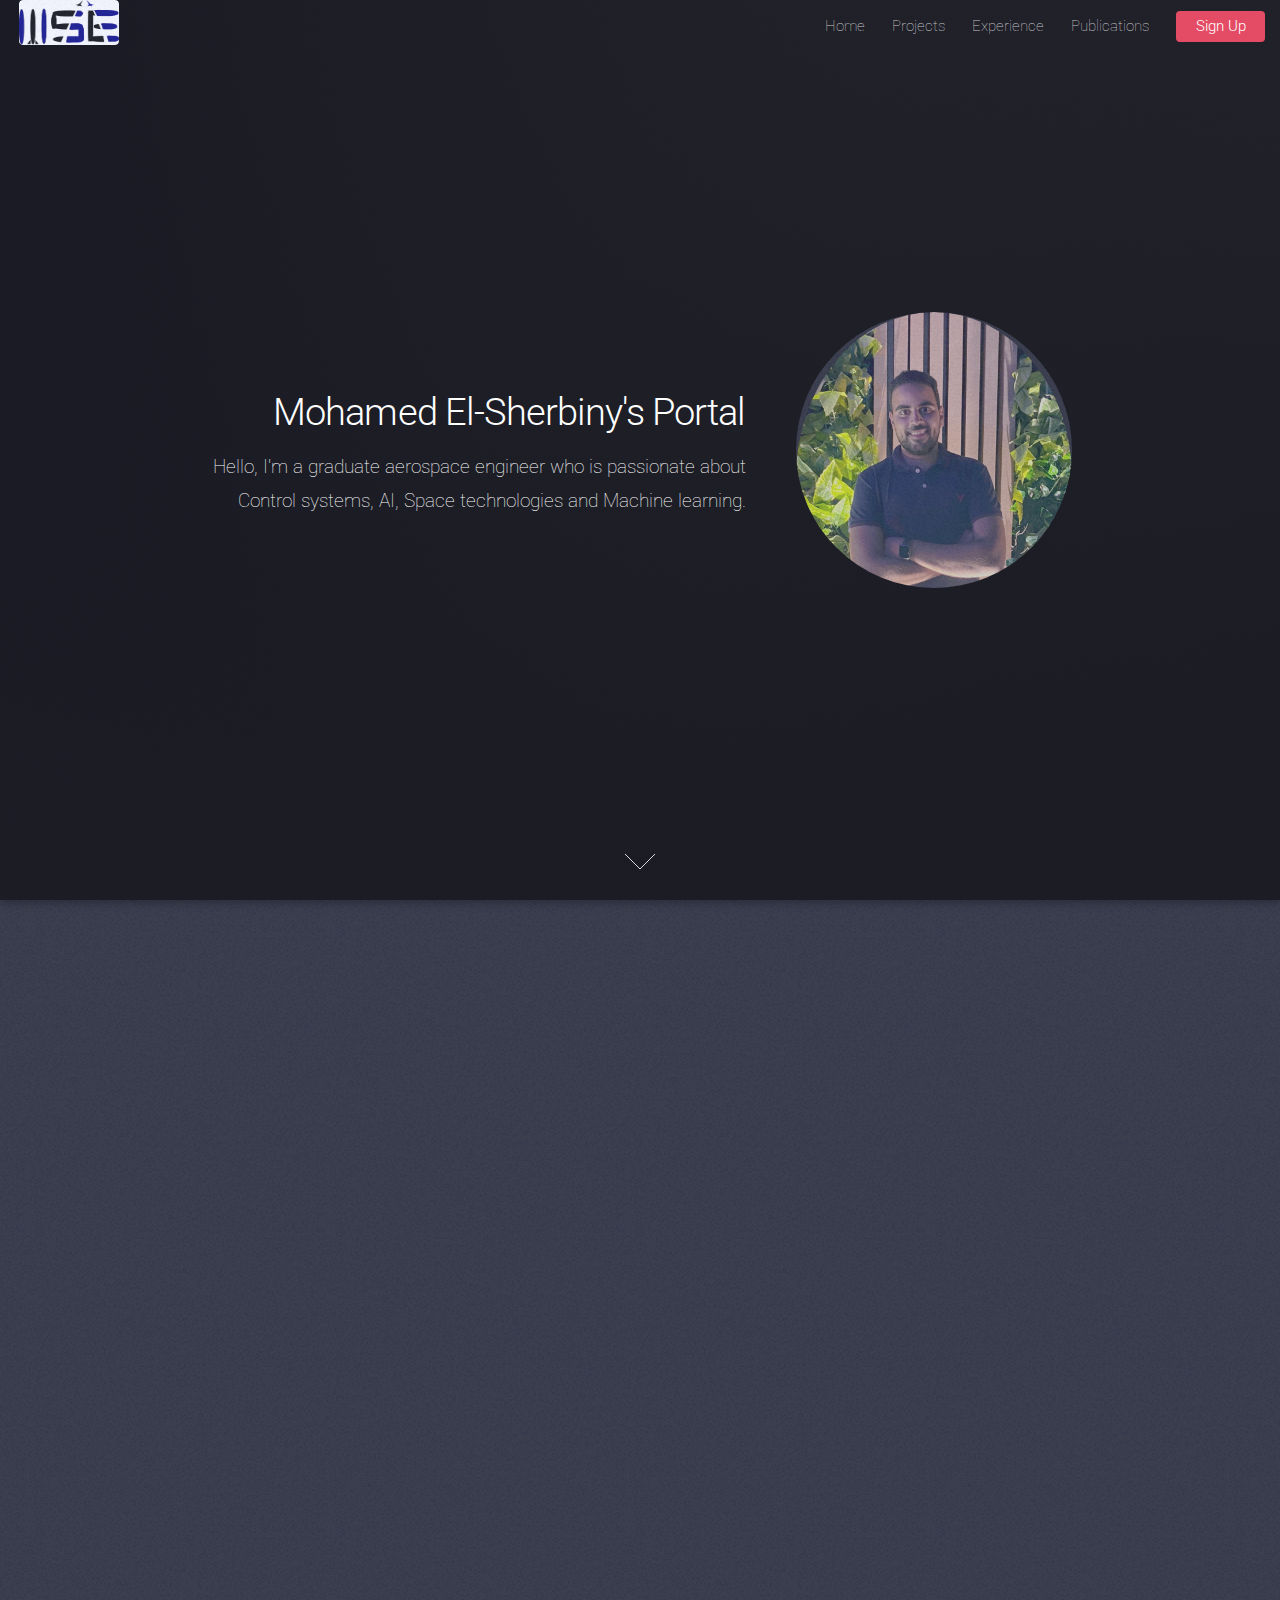
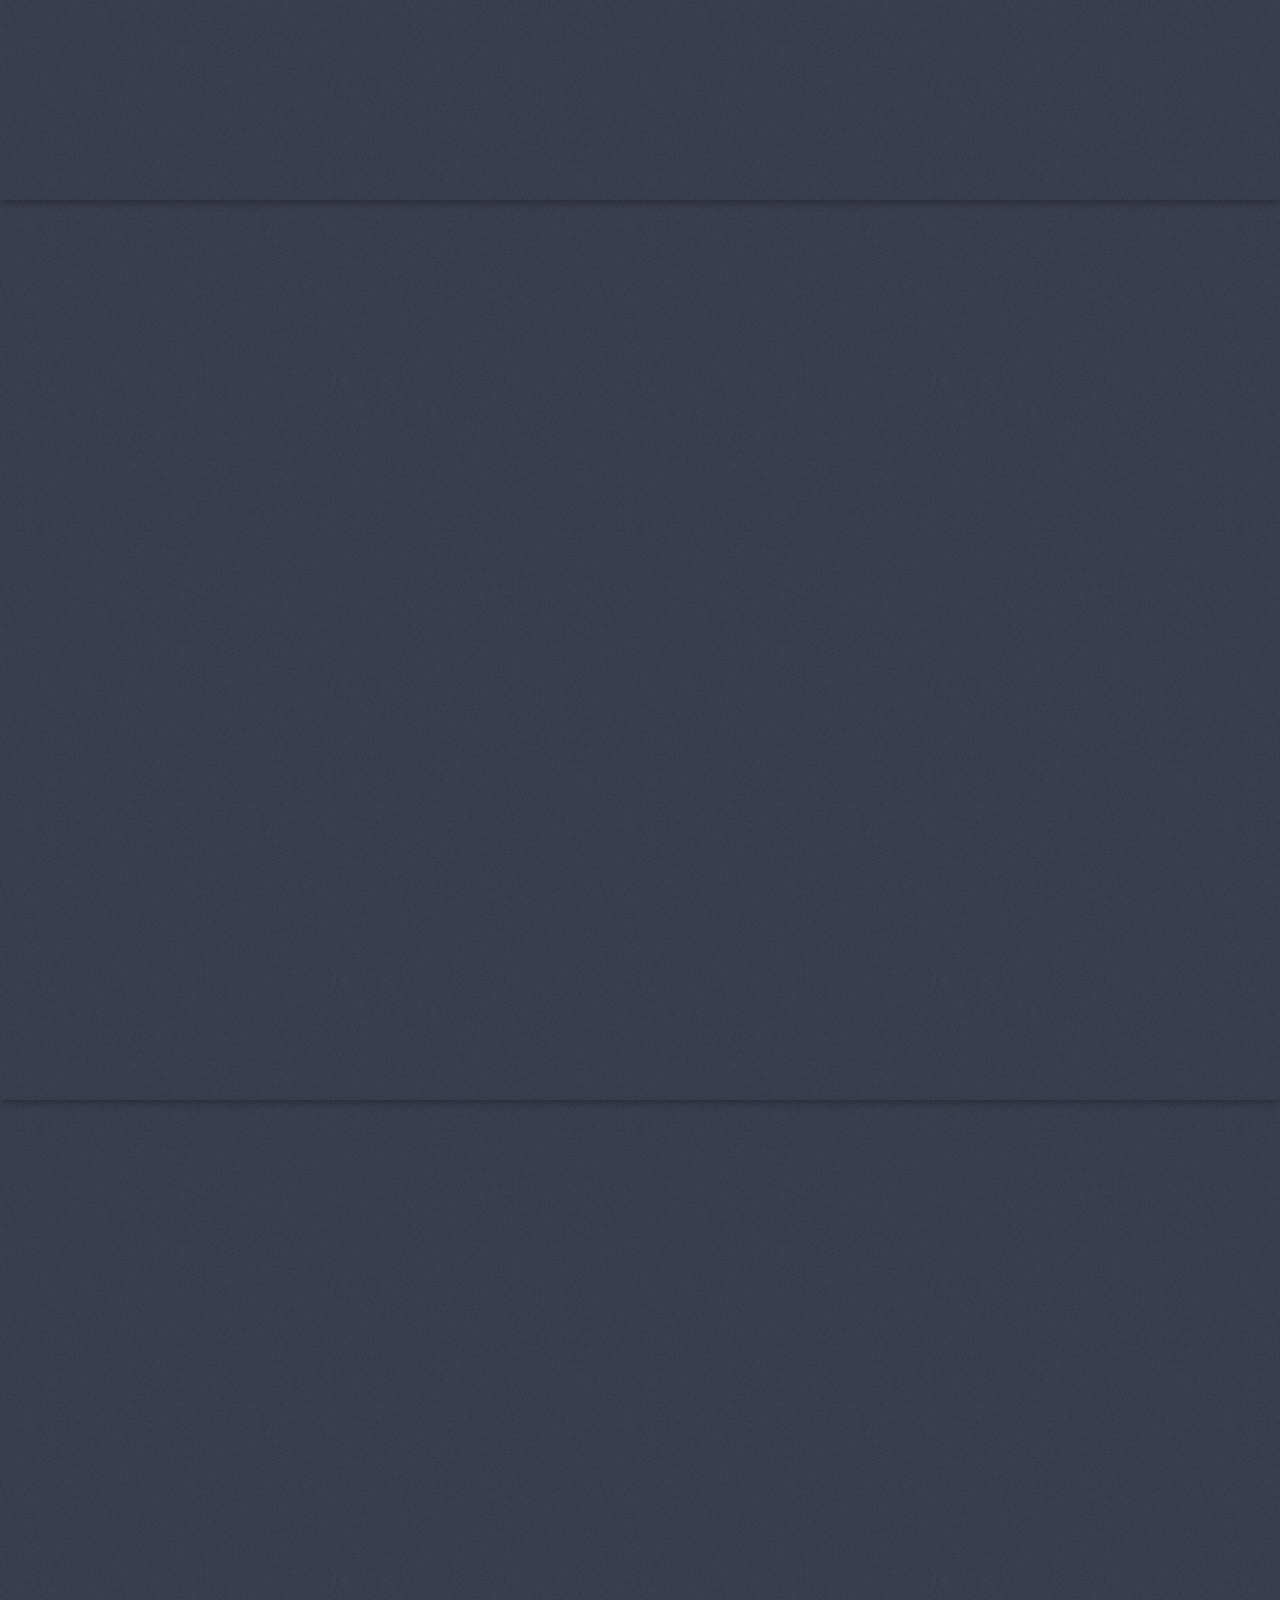
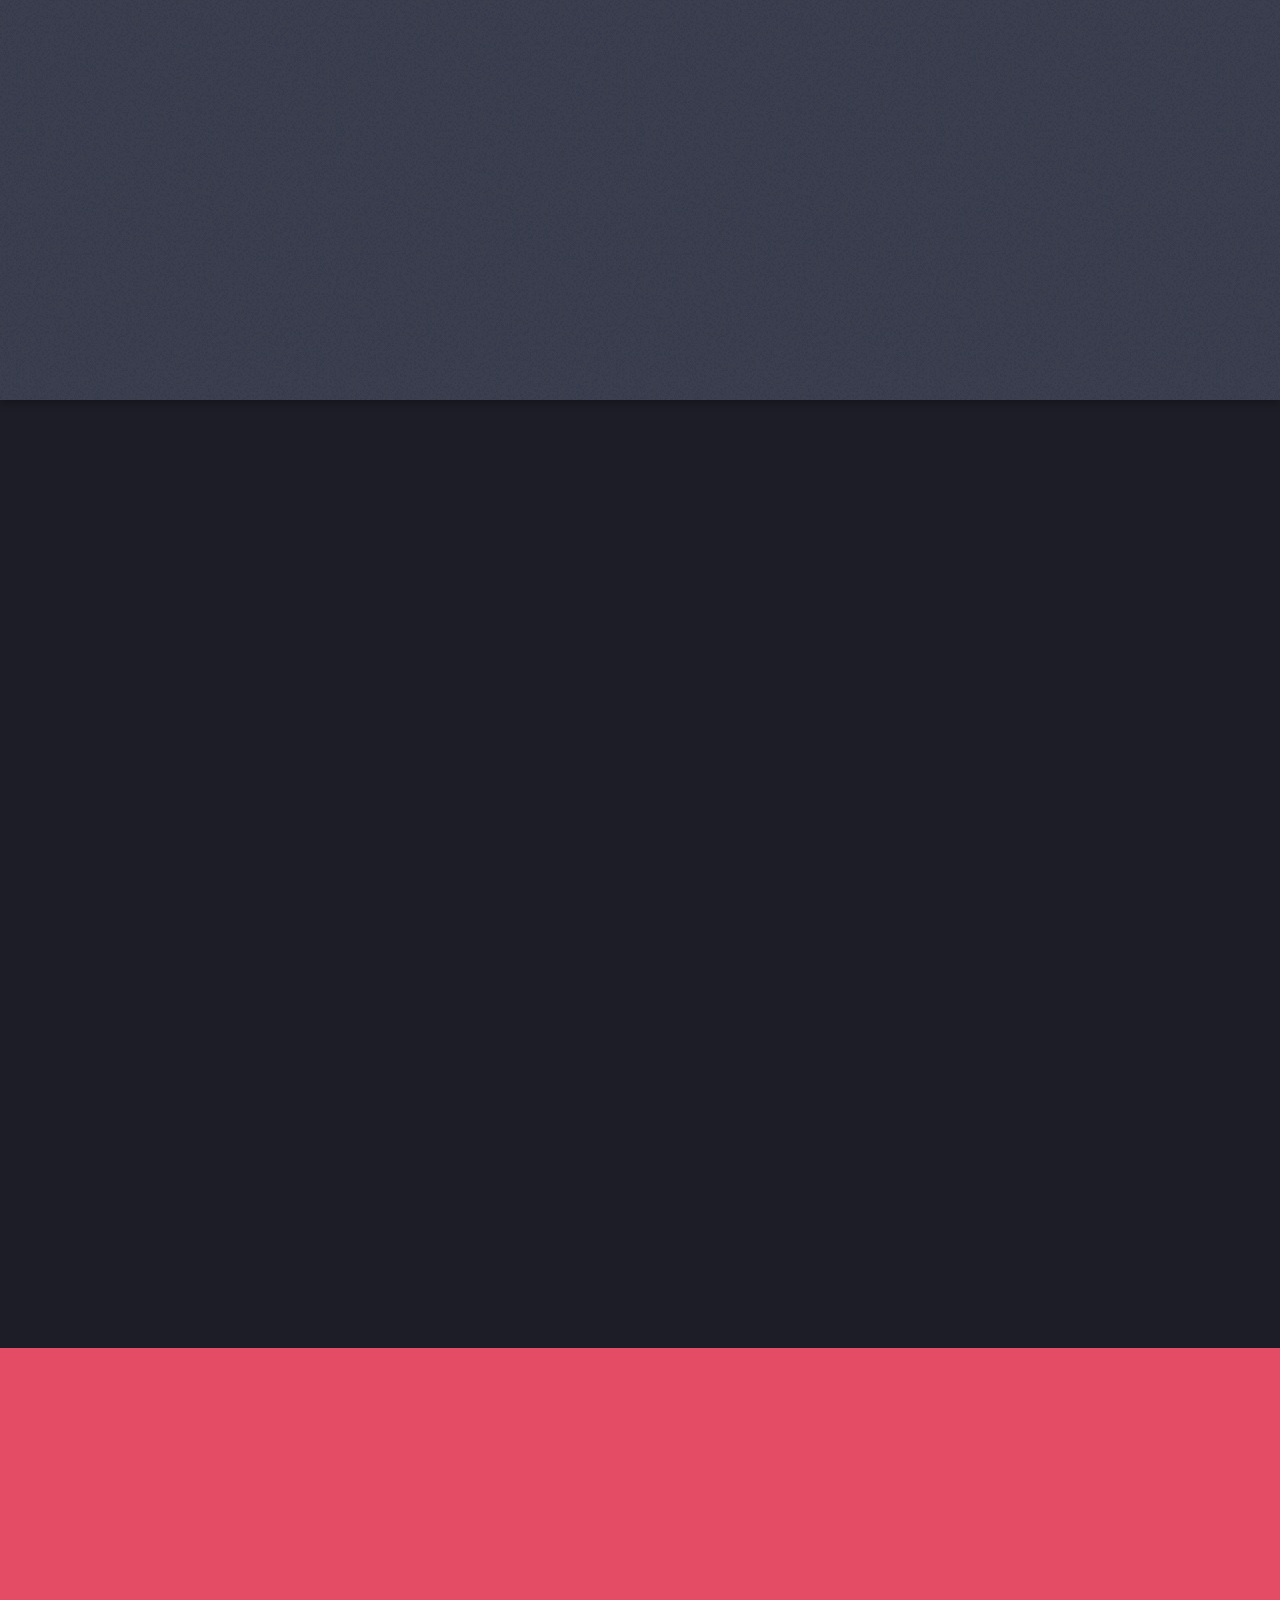
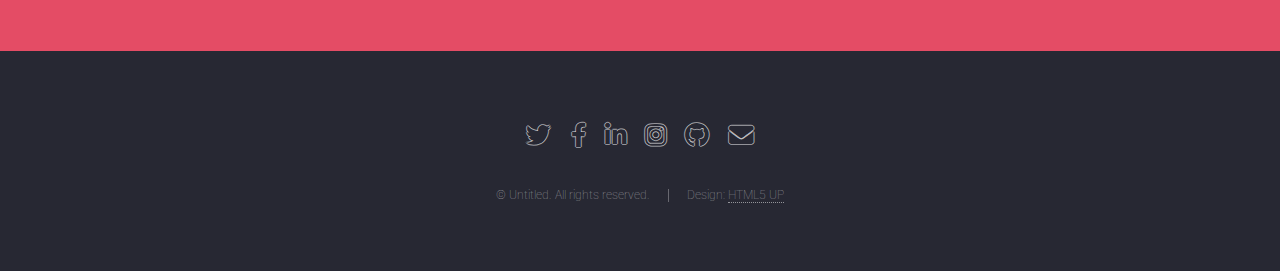
<file: index.html>
<!DOCTYPE HTML>
<!--
	Landed by HTML5 UP
	html5up.net | @ajlkn
	Free for personal and commercial use under the CCA 3.0 license (html5up.net/license)
-->
<html>
	<head>
		<title>Mohamed El-Sherbiny's Portal</title>
		<meta charset="utf-8" />
		<meta name="viewport" content="width=device-width, initial-scale=1, user-scalable=no" />
		<link rel="stylesheet" href="assets/css/main.css" />
		<noscript><link rel="stylesheet" href="assets/css/noscript.css" /></noscript>
	</head> 
	<body class="is-preload landing">
		<div id="page-wrapper">
			
			
			<!-- Header -->
			<iframe src="header.html" onload="this.after((this.contentDocument.body||this.contentDocument).children[0]);this.remove()"></iframe>
			<!-- Banner -->
				<section id="banner">
					<div class="content">
						<header>
							<h2>Mohamed El-Sherbiny's Portal</h2>
							<p>Hello, I'm a graduate aerospace engineer who is passionate about<br />
							Control systems, AI, Space technologies and Machine learning.</p>
						</header>
						<span class="image"><img src="images/me.jpg" alt="" /></span>
					</div>
					<a href="#one" class="goto-next scrolly">Next</a>
				</section>

			<!-- One -->
				<section id="one" class="spotlight style1 bottom">
					<span class="image fit main"><img src="images/AI.jpg" alt="" /></span>
					<div class="content">
						<div class="container">
							<div class="row">
								<div class="col-4 col-12-medium">
									<header>
										<h2>About</h2>
										<p>B.Sc. in Aerospace Engineering and M.Sc. in Smart Aerospace and Autonomous Systems</p>
									</header>
								</div>
								<div class="col-4 col-12-medium">
									<p>Mohamed Elsherbiny is an aerospace engineer. He holds a M.Sc. in Aerospce engineering 
										(M2 Smart Aerospace and Autonomous Systems) from Université Paris-Saclay, France. 
										He received his B.Sc. in Aerospace Engineering from Cairo University, Egypt.</p>
								</div>
								<div class="col-4 col-12-medium">
									<p>Mohamed Elsherbiny research interests have revolved around systems dynamics, modeling, control theory,
										 flight dynamics, aerodynamics, flying vehicles and robotics.</p>
								</div>
							</div>
						</div>
					</div>
					<a href="#two" class="goto-next scrolly">Next</a>
				</section>

			<!-- Two -->
				<section id="two" class="spotlight style2 right">
					<span class="image fit main"><img src="images/pic03.jpg" alt="" /></span>
					<div class="content">
						<header>
							<h2>Interdum amet non magna accumsan</h2>
							<p>Nunc commodo accumsan eget id nisi eu col volutpat magna</p>
						</header>
						<p>Feugiat accumsan lorem eu ac lorem amet ac arcu phasellus tortor enim mi mi nisi praesent adipiscing. Integer mi sed nascetur cep aliquet augue varius tempus lobortis porttitor lorem et accumsan consequat adipiscing lorem.</p>
						<ul class="actions">
							<li><a href="#" class="button">Learn More</a></li>
						</ul>
					</div>
					<a href="#three" class="goto-next scrolly">Next</a>
				</section>

			<!-- Three -->
				<section id="three" class="spotlight style3 left">
					<span class="image fit main bottom"><img src="images/pic04.jpg" alt="" /></span>
					<div class="content">
						<header>
							<h2>Interdum felis blandit praesent sed augue</h2>
							<p>Accumsan integer ultricies aliquam vel massa sapien phasellus</p>
						</header>
						<p>Feugiat accumsan lorem eu ac lorem amet ac arcu phasellus tortor enim mi mi nisi praesent adipiscing. Integer mi sed nascetur cep aliquet augue varius tempus lobortis porttitor lorem et accumsan consequat adipiscing lorem.</p>
						<ul class="actions">
							<li><a href="#" class="button">Learn More</a></li>
						</ul>
					</div>
					<a href="#four" class="goto-next scrolly">Next</a>
				</section>

			<!-- Four -->
				<section id="four" class="wrapper style1 special fade-up">
					<div class="container">
						<header class="major">
							<h2>Accumsan sed tempus adipiscing blandit</h2>
							<p>Iaculis ac volutpat vis non enim gravida nisi faucibus posuere arcu consequat</p>
						</header>
						<div class="box alt">
							<div class="row gtr-uniform">
								<section class="col-4 col-6-medium col-12-xsmall">
									<span class="icon solid alt major fa-chart-area"></span>
									<h3>Ipsum sed commodo</h3>
									<p>Feugiat accumsan lorem eu ac lorem amet accumsan donec. Blandit orci porttitor.</p>
								</section>
								<section class="col-4 col-6-medium col-12-xsmall">
									<span class="icon solid alt major fa-comment"></span>
									<h3>Eleifend lorem ornare</h3>
									<p>Feugiat accumsan lorem eu ac lorem amet accumsan donec. Blandit orci porttitor.</p>
								</section>
								<section class="col-4 col-6-medium col-12-xsmall">
									<span class="icon solid alt major fa-flask"></span>
									<h3>Cubilia cep lobortis</h3>
									<p>Feugiat accumsan lorem eu ac lorem amet accumsan donec. Blandit orci porttitor.</p>
								</section>
								<section class="col-4 col-6-medium col-12-xsmall">
									<span class="icon solid alt major fa-paper-plane"></span>
									<h3>Non semper interdum</h3>
									<p>Feugiat accumsan lorem eu ac lorem amet accumsan donec. Blandit orci porttitor.</p>
								</section>
								<section class="col-4 col-6-medium col-12-xsmall">
									<span class="icon solid alt major fa-file"></span>
									<h3>Odio laoreet accumsan</h3>
									<p>Feugiat accumsan lorem eu ac lorem amet accumsan donec. Blandit orci porttitor.</p>
								</section>
								<section class="col-4 col-6-medium col-12-xsmall">
									<span class="icon solid alt major fa-lock"></span>
									<h3>Massa arcu accumsan</h3>
									<p>Feugiat accumsan lorem eu ac lorem amet accumsan donec. Blandit orci porttitor.</p>
								</section>
							</div>
						</div>
						<footer class="major">
							<ul class="actions special">
								<li><a href="#" class="button">Magna sed feugiat</a></li>
							</ul>
						</footer>
					</div>
				</section>

			<!-- Five -->
				<section id="five" class="wrapper style2 special fade">
					<div class="container">
						<header>
							<h2>Magna faucibus lorem diam</h2>
							<p>Ante metus praesent faucibus ante integer id accumsan eleifend</p>
						</header>
						<form method="post" action="#" class="cta">
							<div class="row gtr-uniform gtr-50">
								<div class="col-8 col-12-xsmall"><input type="email" name="email" id="email" placeholder="Your Email Address" /></div>
								<div class="col-4 col-12-xsmall"><input type="submit" value="Get Started" class="fit primary" /></div>
							</div>
						</form>
					</div>
				</section>

			<!-- Footer -->
			<!-- 	<footer id="footer">
					<ul class="icons">
						<li><a href="#" class="icon brands alt fa-twitter"><span class="label">Twitter</span></a></li>
						<li><a href="#" class="icon brands alt fa-facebook-f"><span class="label">Facebook</span></a></li>
						<li><a href="https://www.linkedin.com/in/mohamed-elsherbiny-161108149/" class="icon brands alt fa-linkedin-in"><span class="label">LinkedIn</span></a></li>
						<li><a href="#" class="icon brands alt fa-instagram"><span class="label">Instagram</span></a></li>
						<li><a href="https://github.com/Mohamed-Elsherbiny" class="icon brands alt fa-github"><span class="label">GitHub</span></a></li>
						<li><a href="#" class="icon solid alt fa-envelope"><span class="label">Email</span></a></li>
					</ul>
					<ul class="copyright">
						<li>&copy; Untitled. All rights reserved.</li><li>Design: <a href="http://html5up.net">HTML5 UP</a></li>
					</ul>
				</footer>-->
				<iframe src="footer.html" onload="this.before((this.contentDocument.body||this.contentDocument).children[0]);this.remove()"></iframe>
				

		</div>

		<!-- Scripts -->
			<script src="assets/js/jquery.min.js"></script>
			<script src="assets/js/jquery.scrolly.min.js"></script>
			<script src="assets/js/jquery.dropotron.min.js"></script>
			<script src="assets/js/jquery.scrollex.min.js"></script>
			<script src="assets/js/browser.min.js"></script>
			<script src="assets/js/breakpoints.min.js"></script>
			<script src="assets/js/util.js"></script>
			<script src="assets/js/main.js"></script>

	</body>
</html>
</file>
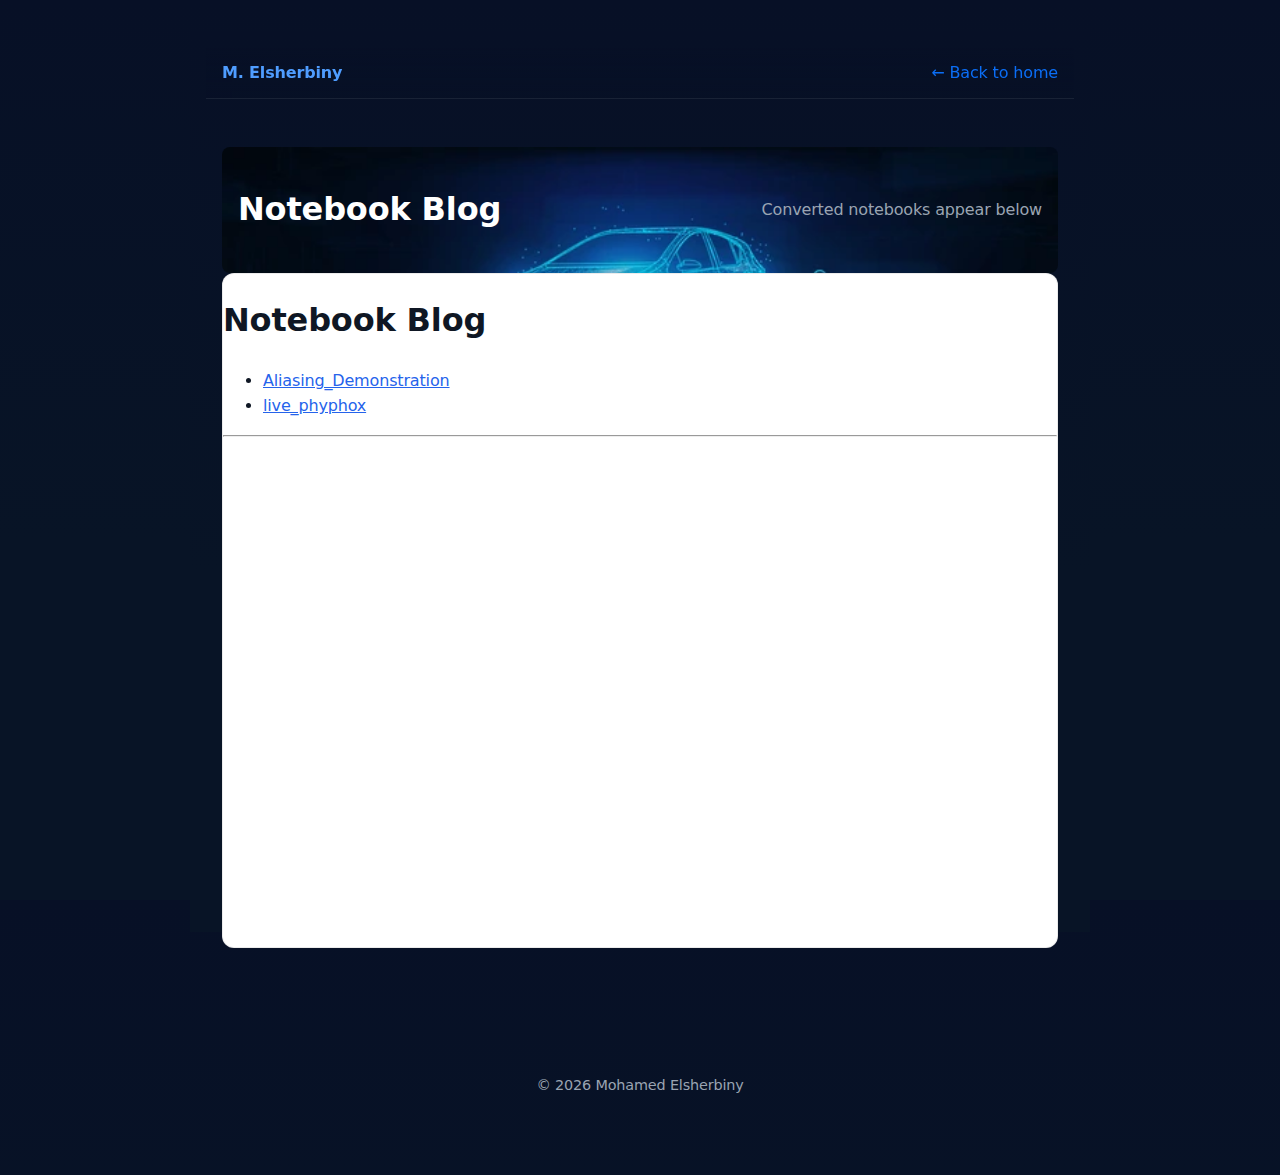
<file: blog/index.html>
<!doctype html>
<html lang="en">
<head>
  <meta charset="utf-8" />
  <meta name="viewport" content="width=device-width,initial-scale=1" />
  <title>Blog — Notebooks</title>
  <link rel="stylesheet" href="/profile-site/assets/css/style.css">
  <style>
    .embed-wrap{max-width:1100px;margin:2rem auto;padding:1rem}
    .embed-header{display:flex;align-items:center;justify-content:space-between}
    .embed-frame{width:100%;height:75vh;border:1px solid rgba(0,0,0,0.08);border-radius:12px;background:#fff;overflow:auto}
    .back-link{color:#0b6ef6;text-decoration:none}
  </style>
</head>
<body>
  <nav class="topnav">
    <div class="container nav-container">
      <a class="brand" href="/profile-site/">M. Elsherbiny</a>
      <a class="link back-link" href="/profile-site/">← Back to home</a>
    </div>
  </nav>

  <main class="embed-wrap">
    <div class="embed-header" style="background-image:url('../assets/images/autonums vehicle.png');background-size:cover;padding:1rem;border-radius:8px;color:#fff;">
      <h1>Notebook Blog</h1>
      <p class="muted">Converted notebooks appear below</p>
    </div>

    <div class="embed-frame" id="embed-frame">
      <div id="loader" style="padding:2rem;text-align:center;color:#333">Loading notebooks…</div>
    </div>

    <p class="muted small" id="fallback-msg" style="margin-top:.75rem;display:none">If the content doesn't appear, generate the site with the converter script or open <a href="site/index.html">the generated index</a>.</p>
  </main>

  <script>
    // Load generated index.html and inject into the embed frame. Intercept notebook links to fetch their pages.
    (function(){
      const frame = document.getElementById('embed-frame');
      const loader = document.getElementById('loader');
      const fallback = document.getElementById('fallback-msg');

      function showError(msg){ loader.textContent = msg; fallback.style.display = 'block'; }

      fetch('site/index.html').then(r=>{
        if(!r.ok) throw new Error('Generated index not found');
        return r.text();
      }).then(html=>{
        // insert HTML and wire up links
        frame.innerHTML = html;

        // Make links load inside the frame
        frame.querySelectorAll('a').forEach(a=>{
          const href = a.getAttribute('href');
          if(href && href.endsWith('.html')){
            a.addEventListener('click', function(e){
              e.preventDefault();
              loadNotebook(href);
            });
          }
        });
      }).catch(err=>{
        console.warn(err);
        showError('Could not load generated notebooks.');
      });

      function loadNotebook(page){
        loader.textContent = 'Loading ' + page + '...';
        fetch('site/' + page).then(r=>{
          if(!r.ok) throw new Error('Notebook not found');
          return r.text();
        }).then(html=>{
          // replace frame content with notebook HTML wrapped
          frame.innerHTML = '<div style="padding:1rem"><a href="#" id="back-to-list">← Back to list</a></div>' + html;
          document.getElementById('back-to-list').addEventListener('click', function(e){ e.preventDefault(); location.reload(); });
        }).catch(err=>{
          console.warn(err);
          showError('Could not load notebook: ' + page);
        });
      }
    })();
  </script>
  </main>

  <footer class="site-footer">
    <div class="container">
      <p class="muted">© <span id="year">2025</span> Mohamed Elsherbiny</p>
    </div>
  </footer>

  <script>document.getElementById('year').textContent = new Date().getFullYear();</script>
</body>
</html>
</file>
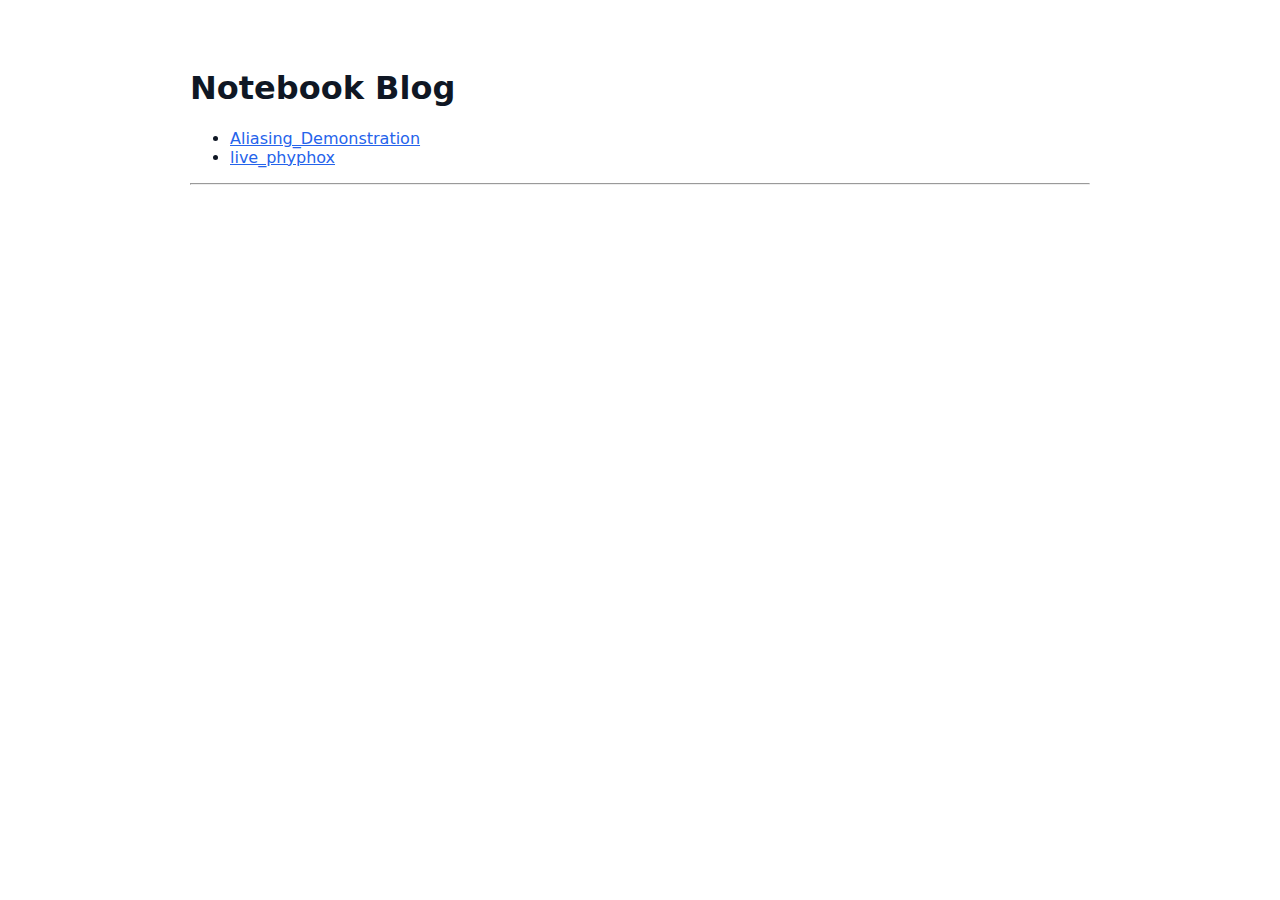
<file: blog/site/index.html>
<!doctype html>
<html lang="en">
<head>
  <meta charset="utf-8" />
  <meta name="viewport" content="width=device-width,initial-scale=1" />
  <title>Notebooks</title>
  <style>body{font-family:system-ui,Arial;max-width:900px;margin:2rem auto;padding:1rem;color:#0f1724} a{color:#2563eb}</style>
</head>
<body>
<h1>Notebook Blog</h1>

<ul>
  <li><a href="Aliasing_Demonstration.html">Aliasing_Demonstration</a></li>
  <li><a href="live_phyphox.html">live_phyphox</a></li>
</ul>
<hr>
</body>
</html>
</file>
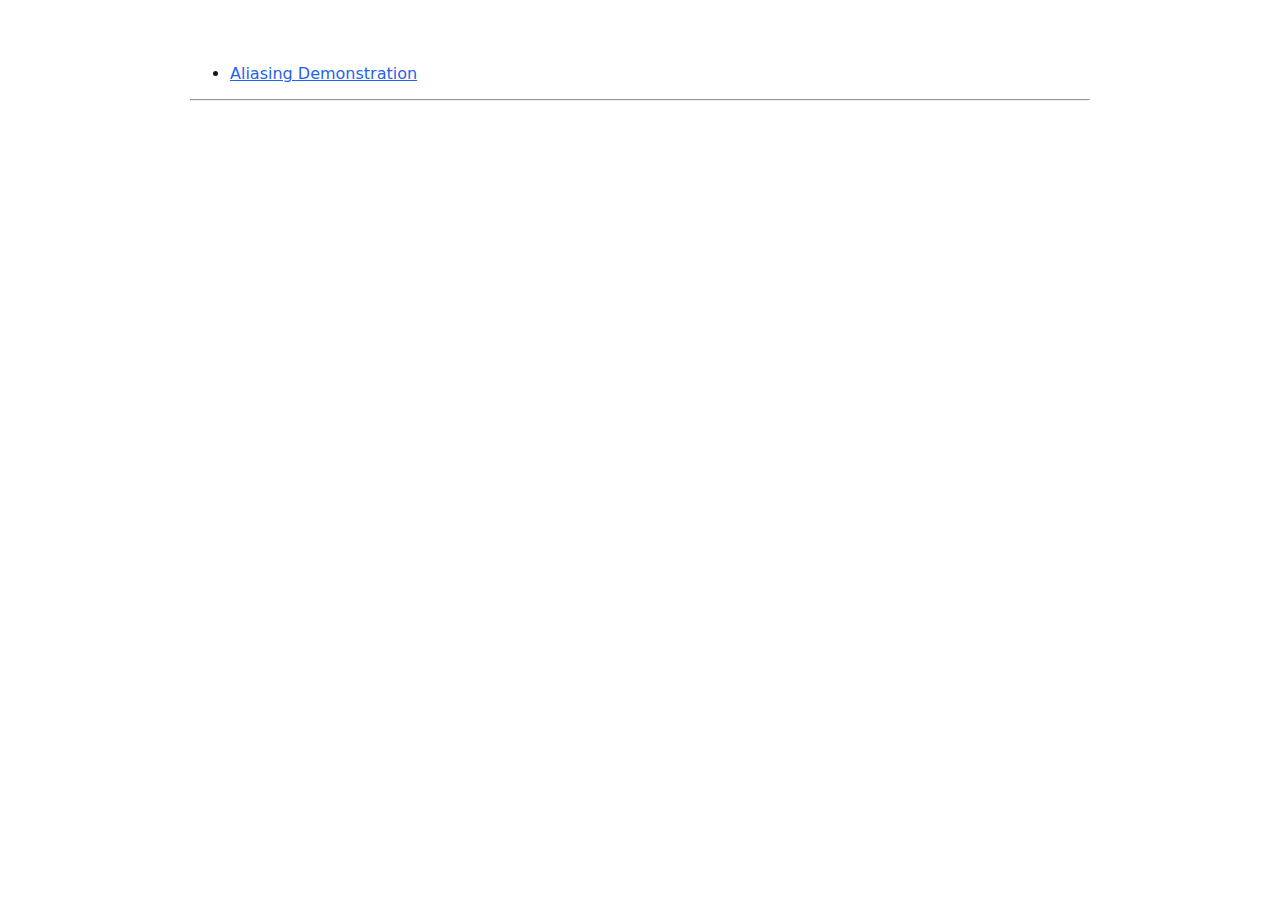
<file: profile-site/blog/site/index.html>
<!doctype html>
<html lang="en">
<head>
  <meta charset="utf-8" />
  <meta name="viewport" content="width=device-width,initial-scale=1" />
  <title>Notebooks</title>
  <style>body{font-family:system-ui,Arial;max-width:900px;margin:2rem auto;padding:1rem;color:#0f1724} a{color:#2563eb}</style>
</head>
<body>

<ul>
  <li><a href="Aliasing_Demonstration.html">Aliasing Demonstration</a></li>
</ul>
<hr>
</body>
</html>
</file>
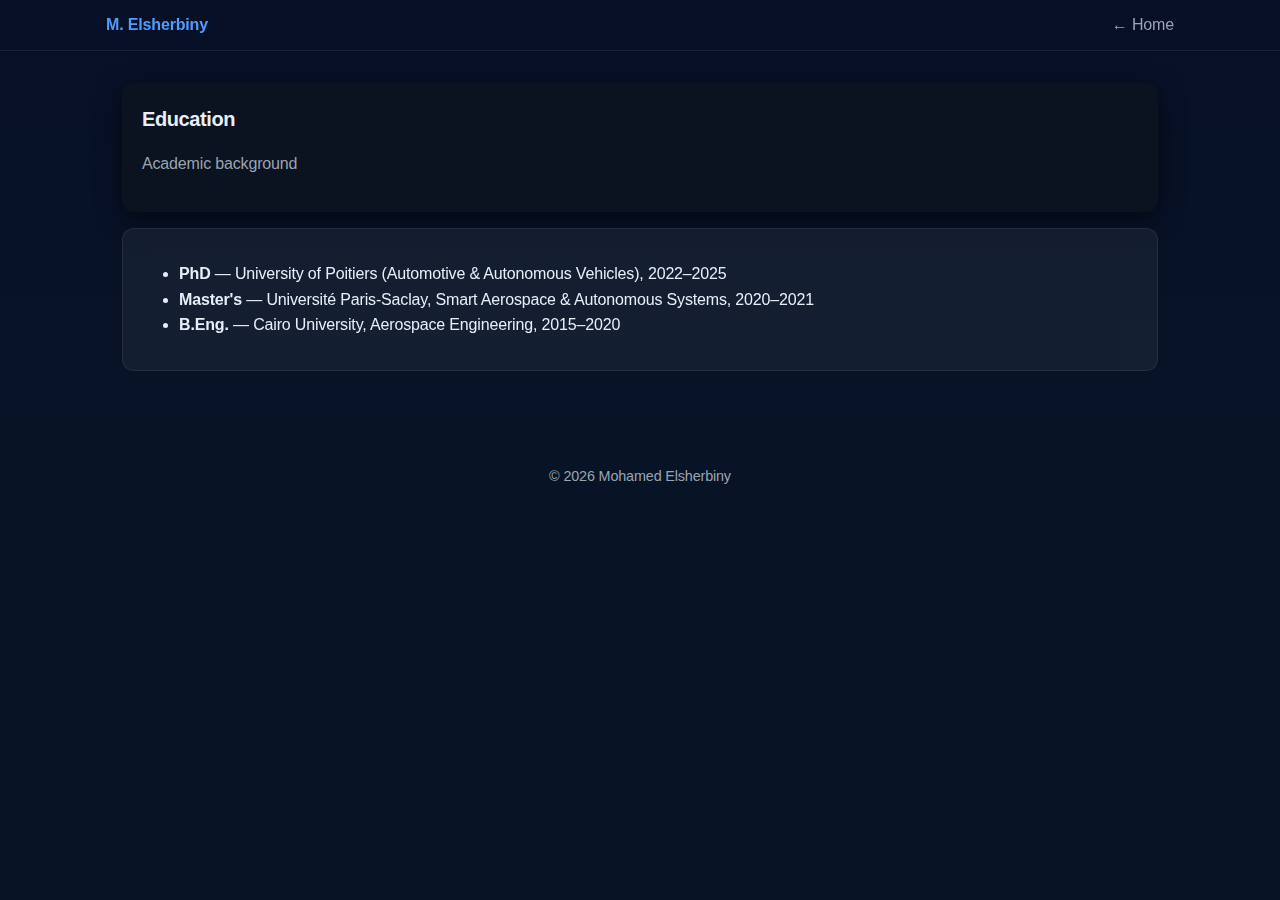
<file: education.html>
<!doctype html>
<html lang="en">
<head>
  <meta charset="utf-8" />
  <meta name="viewport" content="width=device-width,initial-scale=1" />
  <title>Education — Mohamed Elsherbiny</title>
  <link rel="stylesheet" href="assets/css/style.css">
</head>
<body>
  <nav class="topnav">
    <div class="container nav-container">
      <a class="brand" href="index.html">M. Elsherbiny</a>
      <a class="link" href="index.html">← Home</a>
    </div>
  </nav>

  <main class="container" style="padding-top:2rem">
    <div class="profile-card" style="margin-bottom:1rem">
      <h1>Education</h1>
      <p class="muted">Academic background</p>
    </div>

    <section class="card">
      <ul>
        <li><strong>PhD</strong> — University of Poitiers (Automotive & Autonomous Vehicles), 2022–2025</li>
        <li><strong>Master's</strong> — Université Paris-Saclay, Smart Aerospace & Autonomous Systems, 2020–2021</li>
        <li><strong>B.Eng.</strong> — Cairo University, Aerospace Engineering, 2015–2020</li>
      </ul>
    </section>

    <footer class="site-footer">
      <div class="container">
        <p>© <span id="year">2025</span> Mohamed Elsherbiny</p>
      </div>
    </footer>

    <script>document.getElementById('year').textContent = new Date().getFullYear();</script>
  </main>
</body>
</html>
</file>
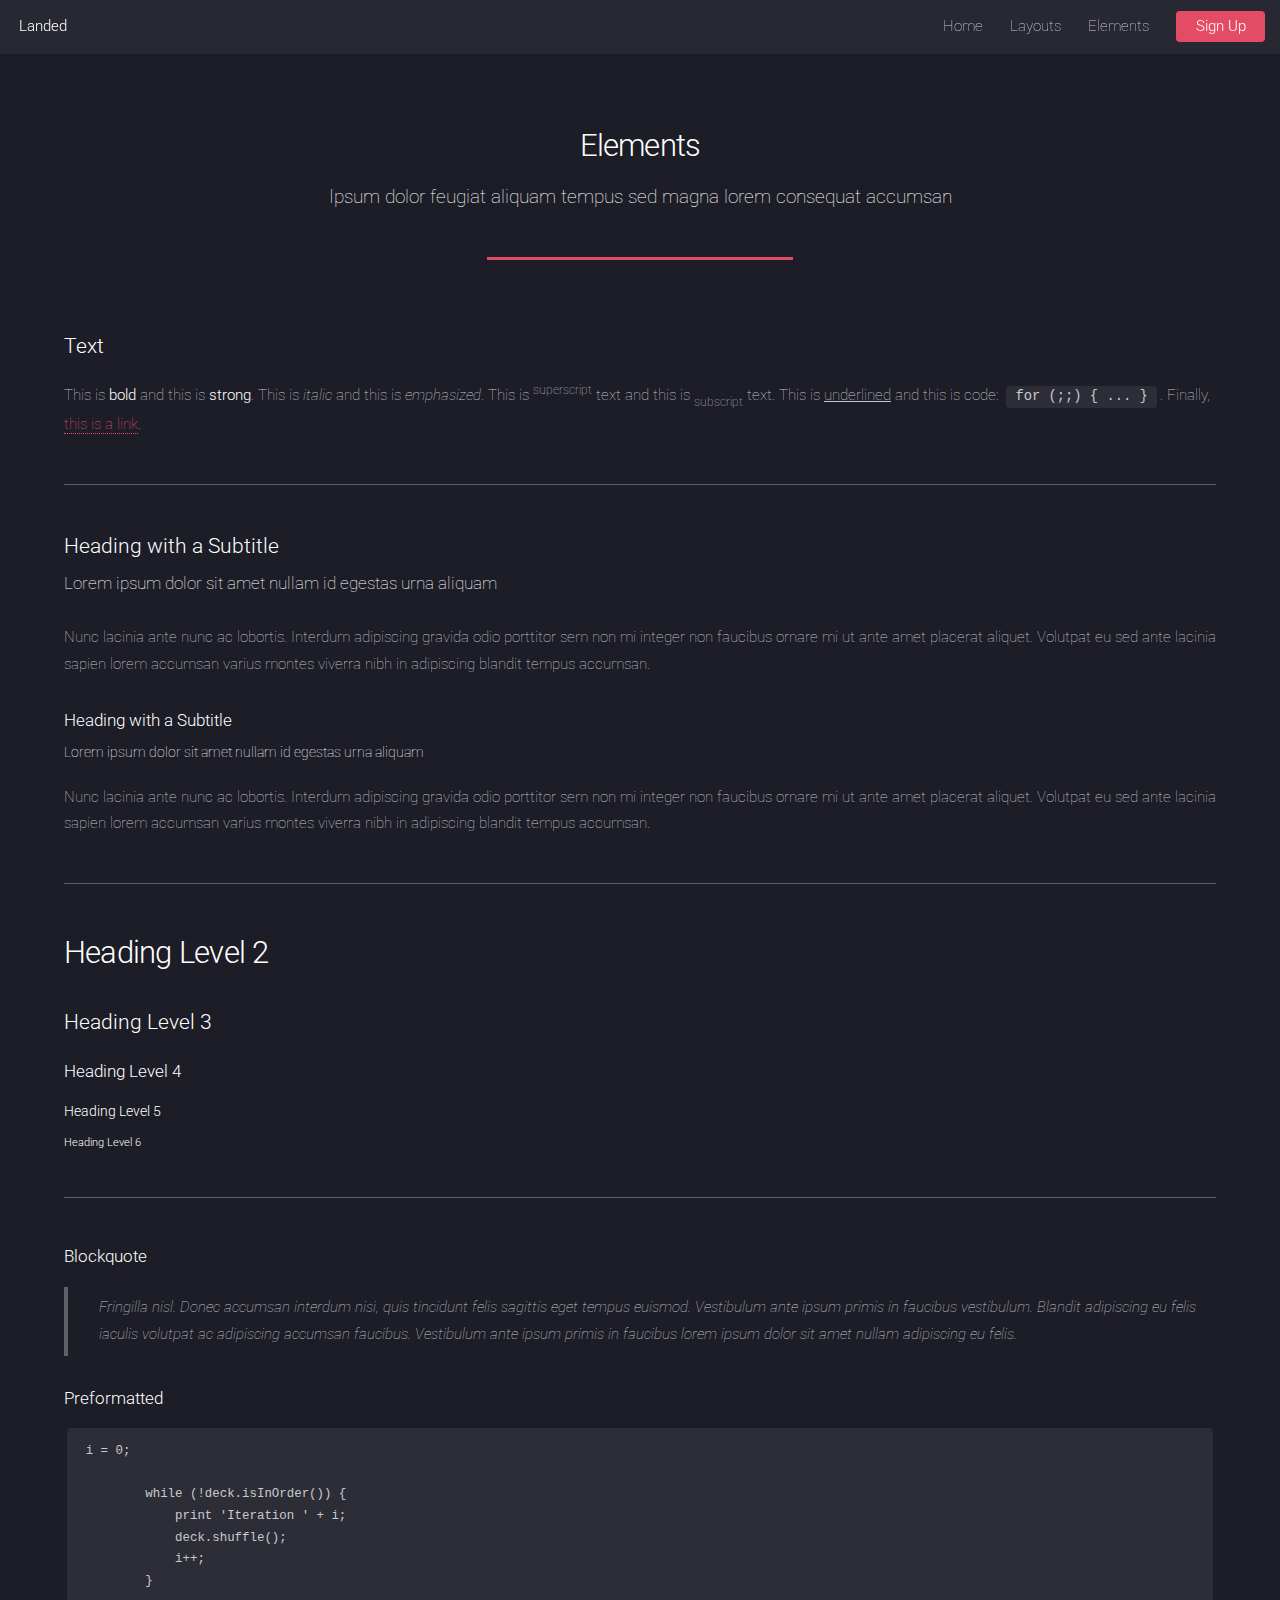
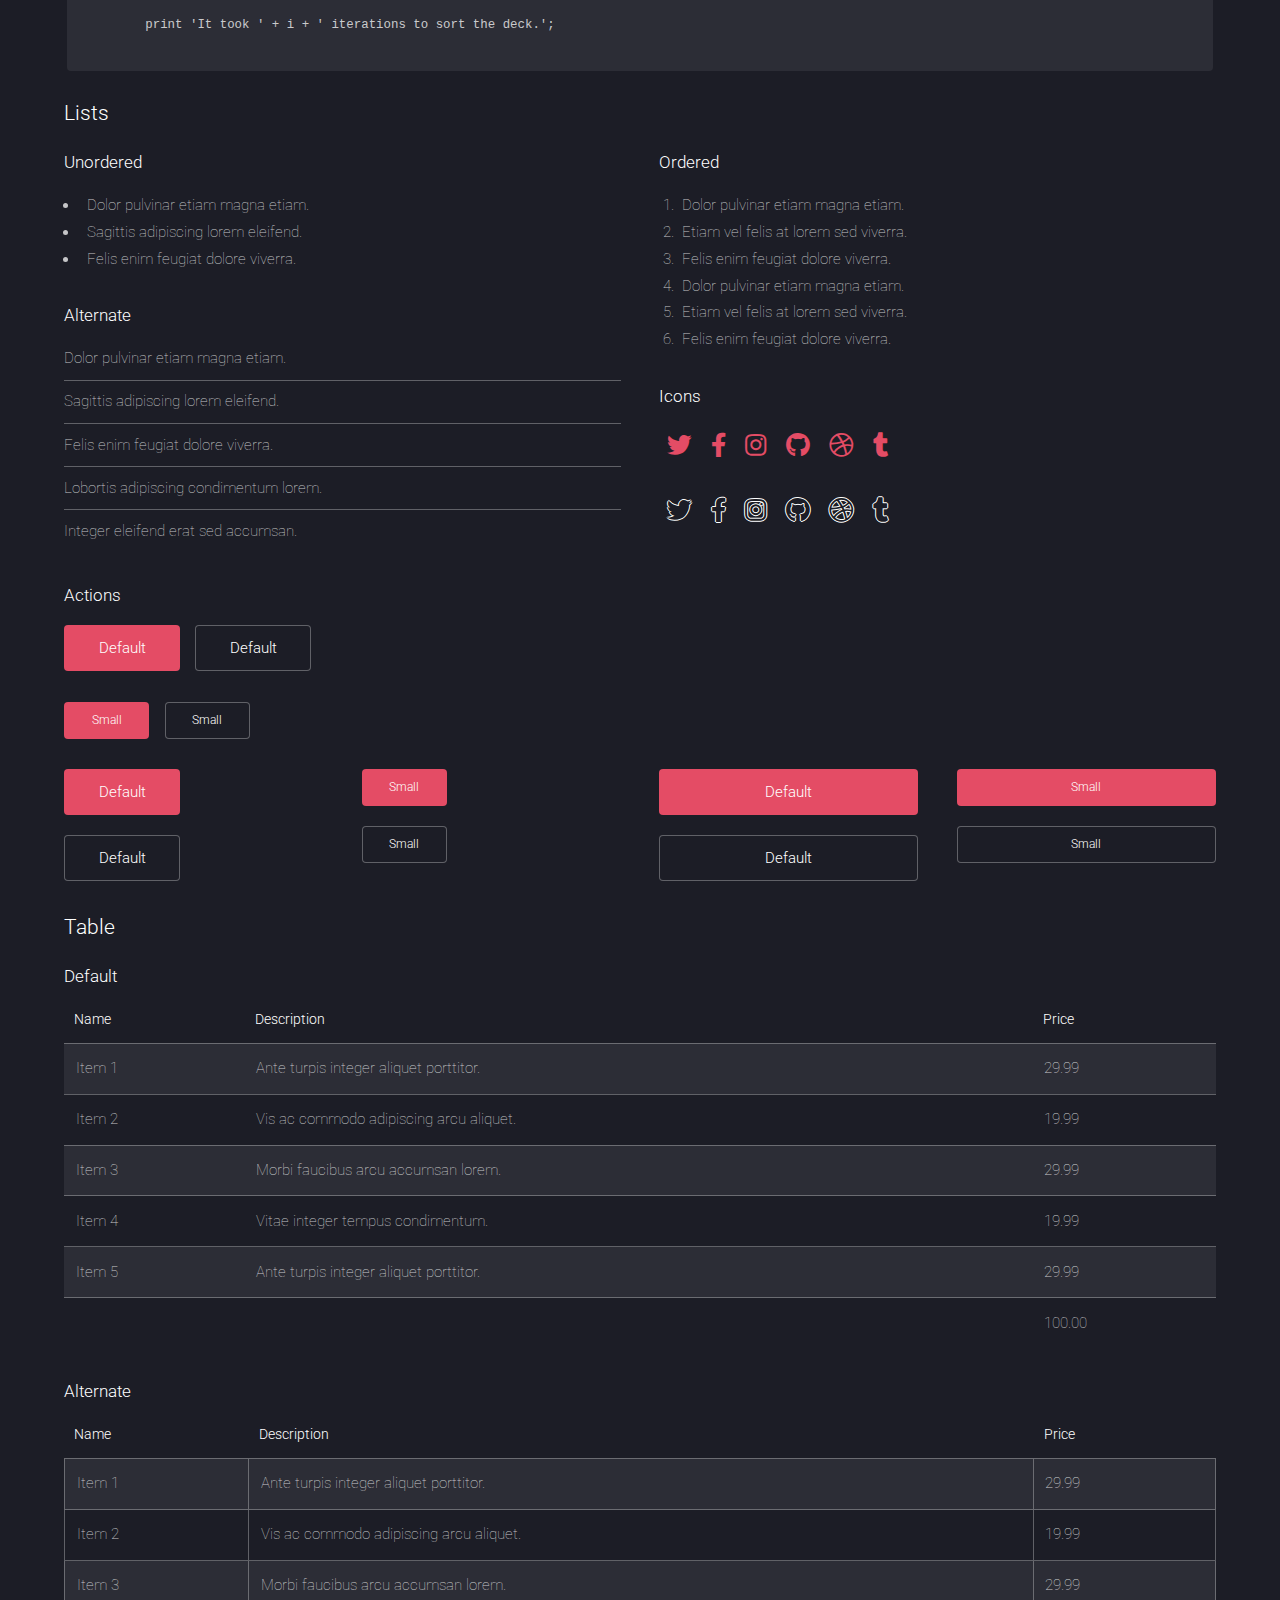
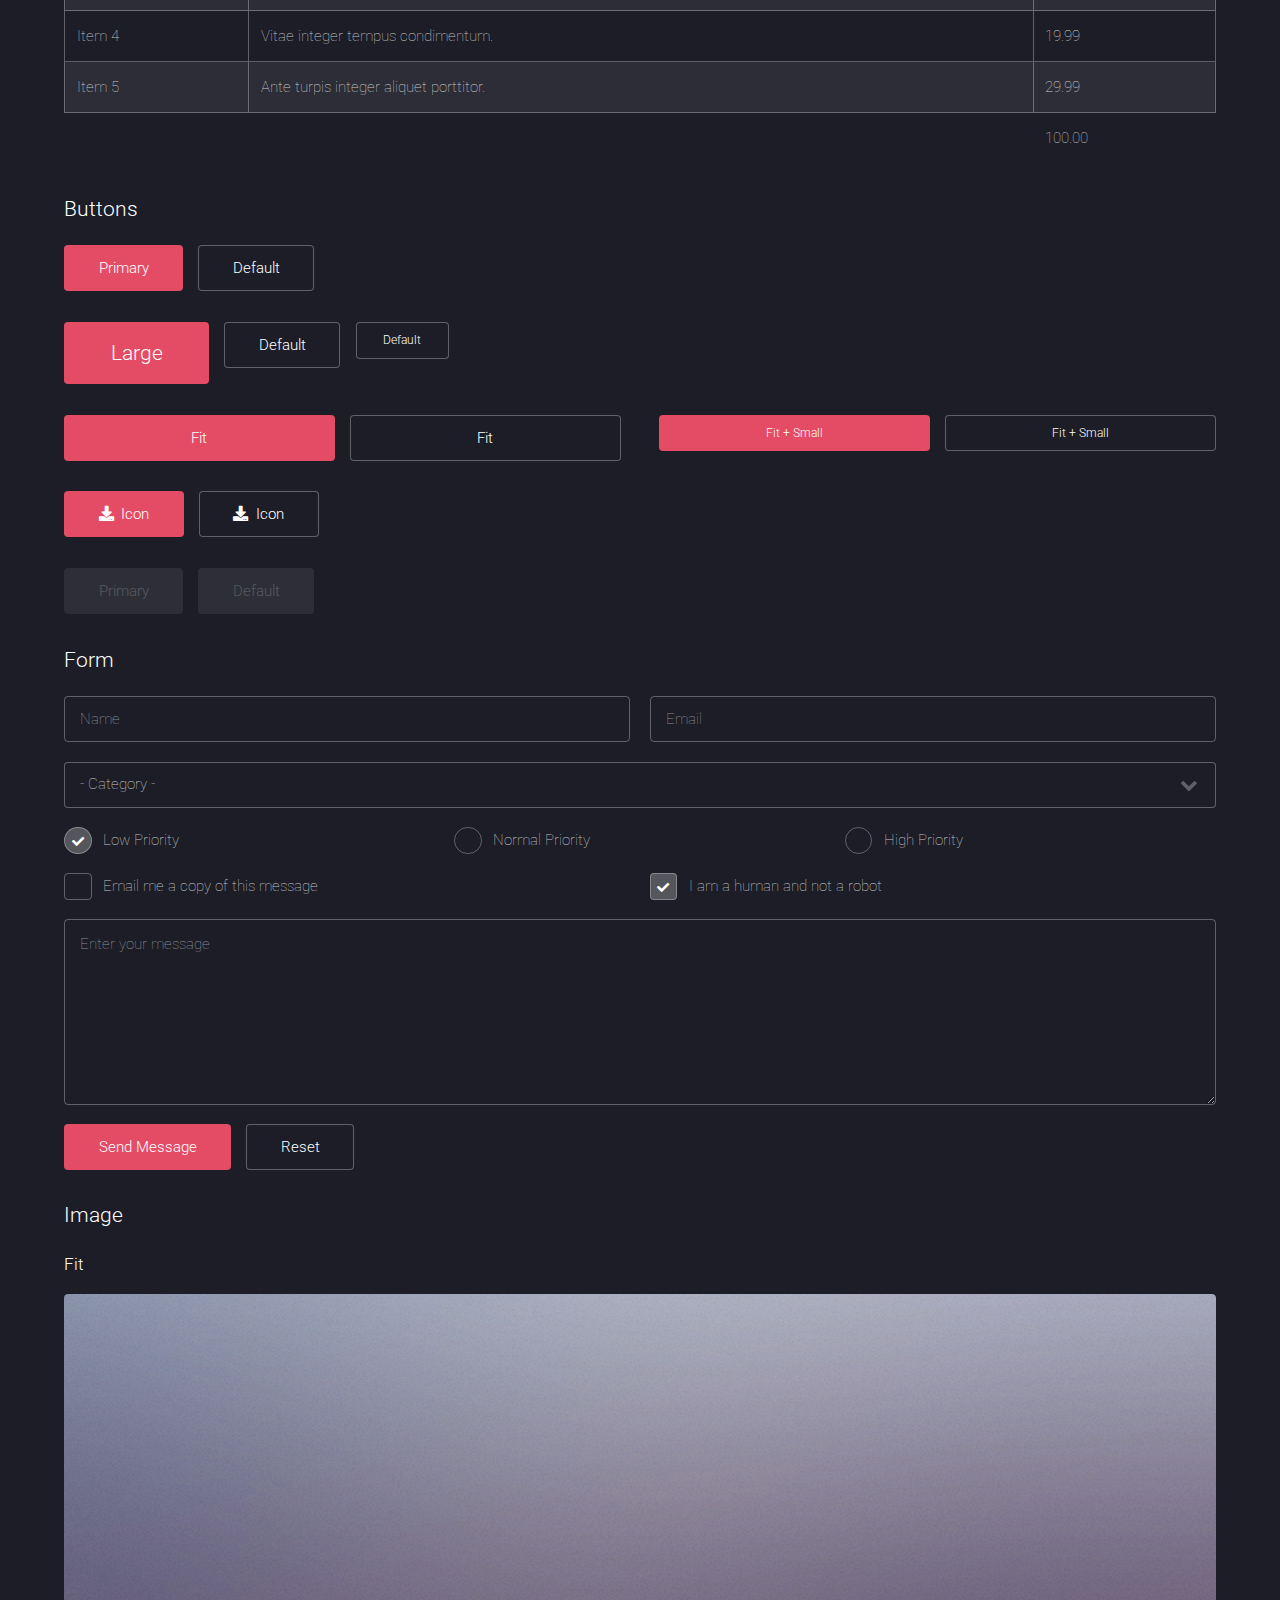
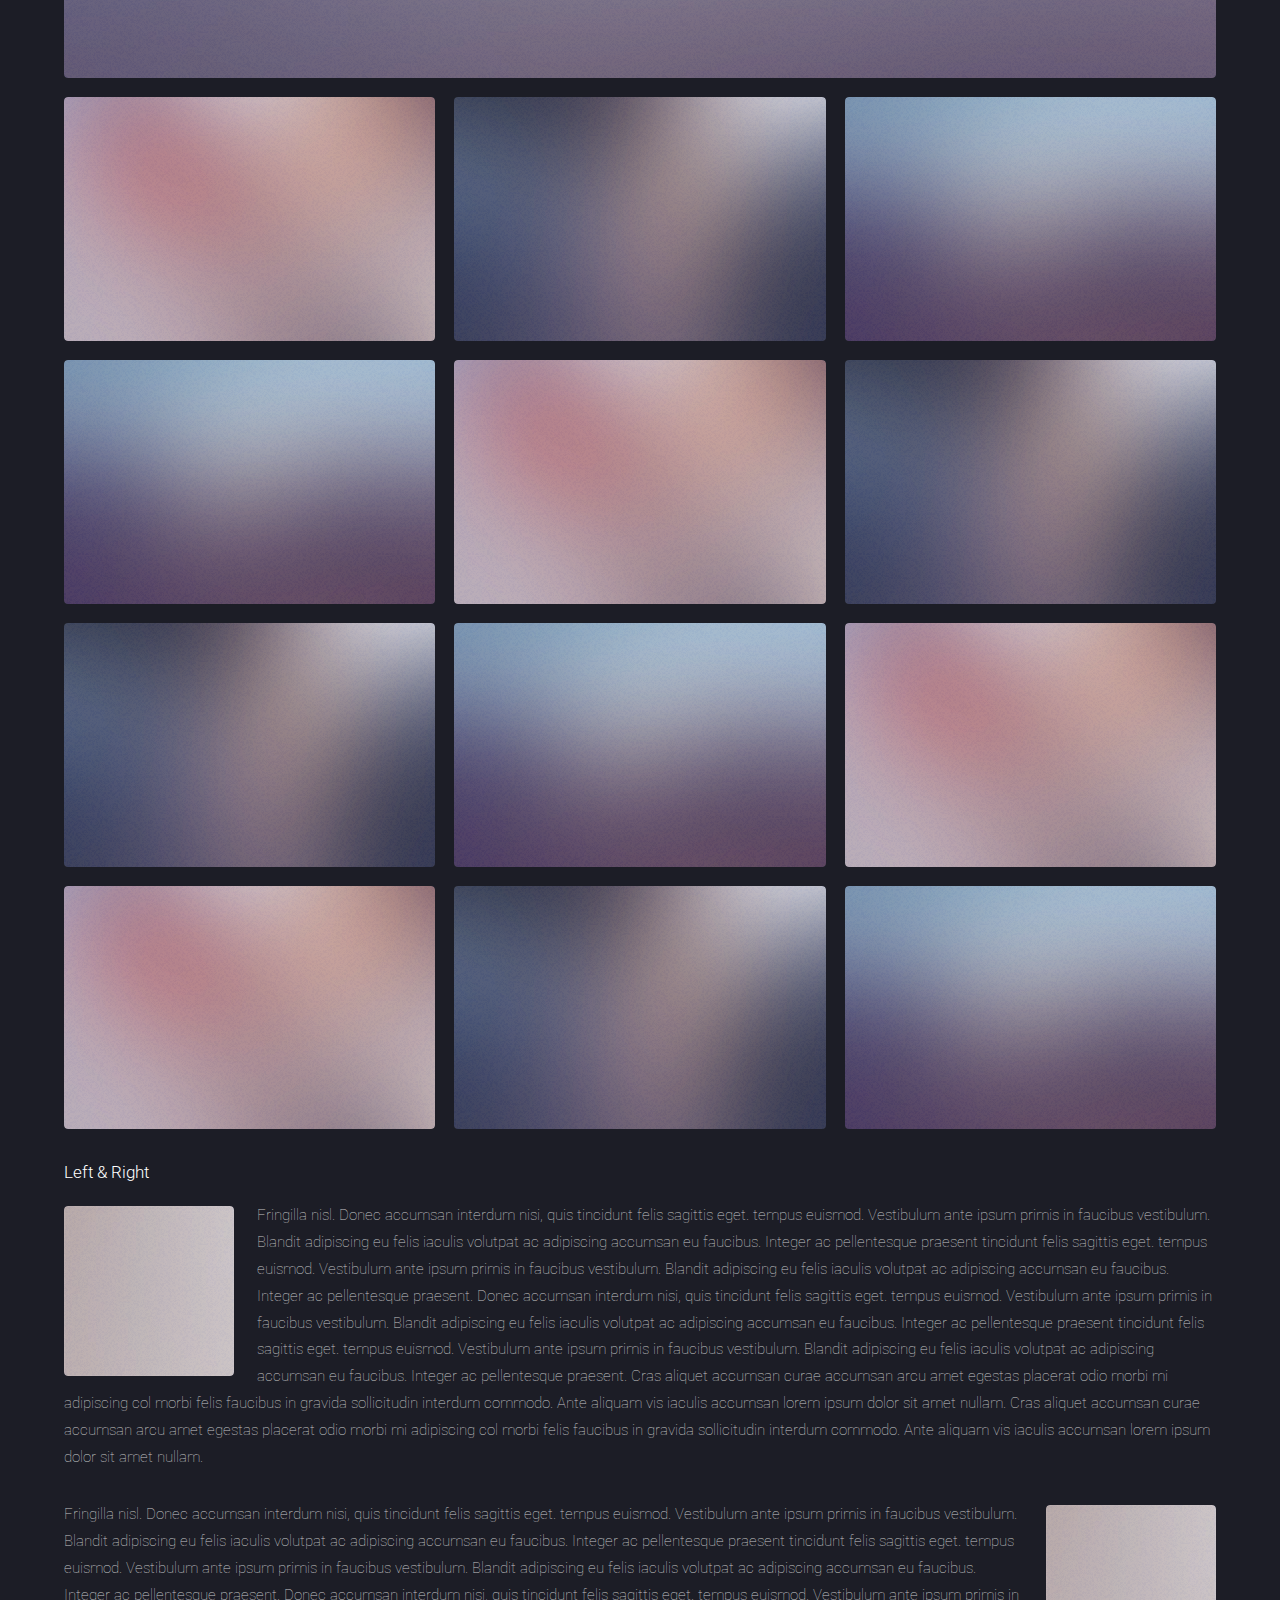
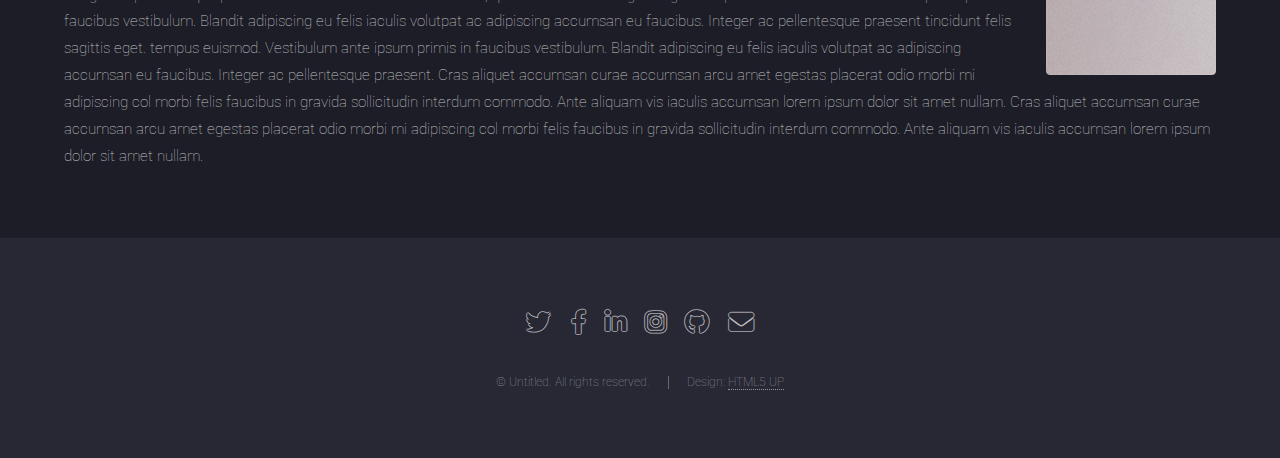
<file: elements.html>
<!DOCTYPE HTML>
<!--
	Landed by HTML5 UP
	html5up.net | @ajlkn
	Free for personal and commercial use under the CCA 3.0 license (html5up.net/license)
-->
<html>
	<head>
		<title>Elements - Landed by HTML5 UP</title>
		<meta charset="utf-8" />
		<meta name="viewport" content="width=device-width, initial-scale=1, user-scalable=no" />
		<link rel="stylesheet" href="assets/css/main.css" />
		<noscript><link rel="stylesheet" href="assets/css/noscript.css" /></noscript>
	</head>
	<body class="is-preload">
		<div id="page-wrapper">

			<!-- Header -->
				<header id="header">
					<h1 id="logo"><a href="index.html">Landed</a></h1>
					<nav id="nav">
						<ul>
							<li><a href="index.html">Home</a></li>
							<li>
								<a href="#">Layouts</a>
								<ul>
									<li><a href="left-sidebar.html">Left Sidebar</a></li>
									<li><a href="right-sidebar.html">Right Sidebar</a></li>
									<li><a href="no-sidebar.html">No Sidebar</a></li>
									<li>
										<a href="#">Submenu</a>
										<ul>
											<li><a href="#">Option 1</a></li>
											<li><a href="#">Option 2</a></li>
											<li><a href="#">Option 3</a></li>
											<li><a href="#">Option 4</a></li>
										</ul>
									</li>
								</ul>
							</li>
							<li><a href="elements.html">Elements</a></li>
							<li><a href="#" class="button primary">Sign Up</a></li>
						</ul>
					</nav>
				</header>

			<!-- Main -->
				<div id="main" class="wrapper style1">
					<div class="container">
						<header class="major">
							<h2>Elements</h2>
							<p>Ipsum dolor feugiat aliquam tempus sed magna lorem consequat accumsan</p>
						</header>

						<!-- Text -->
							<section>
								<h3>Text</h3>
								<p>This is <b>bold</b> and this is <strong>strong</strong>. This is <i>italic</i> and this is <em>emphasized</em>.
								This is <sup>superscript</sup> text and this is <sub>subscript</sub> text.
								This is <u>underlined</u> and this is code: <code>for (;;) { ... }</code>. Finally, <a href="#">this is a link</a>.</p>

								<hr />

								<header>
									<h3>Heading with a Subtitle</h3>
									<p>Lorem ipsum dolor sit amet nullam id egestas urna aliquam</p>
								</header>
								<p>Nunc lacinia ante nunc ac lobortis. Interdum adipiscing gravida odio porttitor sem non mi integer non faucibus ornare mi ut ante amet placerat aliquet. Volutpat eu sed ante lacinia sapien lorem accumsan varius montes viverra nibh in adipiscing blandit tempus accumsan.</p>
								<header>
									<h4>Heading with a Subtitle</h4>
									<p>Lorem ipsum dolor sit amet nullam id egestas urna aliquam</p>
								</header>
								<p>Nunc lacinia ante nunc ac lobortis. Interdum adipiscing gravida odio porttitor sem non mi integer non faucibus ornare mi ut ante amet placerat aliquet. Volutpat eu sed ante lacinia sapien lorem accumsan varius montes viverra nibh in adipiscing blandit tempus accumsan.</p>

								<hr />

								<h2>Heading Level 2</h2>
								<h3>Heading Level 3</h3>
								<h4>Heading Level 4</h4>
								<h5>Heading Level 5</h5>
								<h6>Heading Level 6</h6>

								<hr />

								<h4>Blockquote</h4>
								<blockquote>Fringilla nisl. Donec accumsan interdum nisi, quis tincidunt felis sagittis eget tempus euismod. Vestibulum ante ipsum primis in faucibus vestibulum. Blandit adipiscing eu felis iaculis volutpat ac adipiscing accumsan faucibus. Vestibulum ante ipsum primis in faucibus lorem ipsum dolor sit amet nullam adipiscing eu felis.</blockquote>

								<h4>Preformatted</h4>
								<pre><code>i = 0;

	while (!deck.isInOrder()) {
	    print 'Iteration ' + i;
	    deck.shuffle();
	    i++;
	}

	print 'It took ' + i + ' iterations to sort the deck.';
	</code></pre>
							</section>

						<!-- Lists -->
							<section>
								<h3>Lists</h3>
								<div class="row">
									<div class="col-6 col-12-xsmall">

										<h4>Unordered</h4>
										<ul>
											<li>Dolor pulvinar etiam magna etiam.</li>
											<li>Sagittis adipiscing lorem eleifend.</li>
											<li>Felis enim feugiat dolore viverra.</li>
										</ul>

										<h4>Alternate</h4>
										<ul class="alt">
											<li>Dolor pulvinar etiam magna etiam.</li>
											<li>Sagittis adipiscing lorem eleifend.</li>
											<li>Felis enim feugiat dolore viverra.</li>
											<li>Lobortis adipiscing condimentum lorem.</li>
											<li>Integer eleifend erat sed accumsan.</li>
										</ul>

									</div>
									<div class="col-6 col-12-xsmall">

										<h4>Ordered</h4>
										<ol>
											<li>Dolor pulvinar etiam magna etiam.</li>
											<li>Etiam vel felis at lorem sed viverra.</li>
											<li>Felis enim feugiat dolore viverra.</li>
											<li>Dolor pulvinar etiam magna etiam.</li>
											<li>Etiam vel felis at lorem sed viverra.</li>
											<li>Felis enim feugiat dolore viverra.</li>
										</ol>

										<h4>Icons</h4>
										<ul class="icons">
											<li><a href="#" class="icon brands fa-twitter"><span class="label">Twitter</span></a></li>
											<li><a href="#" class="icon brands fa-facebook-f"><span class="label">Facebook</span></a></li>
											<li><a href="#" class="icon brands fa-instagram"><span class="label">Instagram</span></a></li>
											<li><a href="#" class="icon brands fa-github"><span class="label">Github</span></a></li>
											<li><a href="#" class="icon brands fa-dribbble"><span class="label">Dribbble</span></a></li>
											<li><a href="#" class="icon brands fa-tumblr"><span class="label">Tumblr</span></a></li>
										</ul>
										<ul class="icons">
											<li><a href="#" class="icon brands alt fa-twitter"><span class="label">Twitter</span></a></li>
											<li><a href="#" class="icon brands alt fa-facebook-f"><span class="label">Facebook</span></a></li>
											<li><a href="#" class="icon brands alt fa-instagram"><span class="label">Instagram</span></a></li>
											<li><a href="#" class="icon brands alt fa-github"><span class="label">Github</span></a></li>
											<li><a href="#" class="icon brands alt fa-dribbble"><span class="label">Dribbble</span></a></li>
											<li><a href="#" class="icon brands alt fa-tumblr"><span class="label">Tumblr</span></a></li>
										</ul>

									</div>
								</div>

								<h4>Actions</h4>
								<ul class="actions">
									<li><a href="#" class="button primary">Default</a></li>
									<li><a href="#" class="button">Default</a></li>
								</ul>
								<ul class="actions small">
									<li><a href="#" class="button primary small">Small</a></li>
									<li><a href="#" class="button small">Small</a></li>
								</ul>
								<div class="row">
									<div class="col-3 col-6-medium col-12-xsmall">
										<ul class="actions stacked">
											<li><a href="#" class="button primary">Default</a></li>
											<li><a href="#" class="button">Default</a></li>
										</ul>
									</div>
									<div class="col-3 col-6-medium col-12-xsmall">
										<ul class="actions stacked">
											<li><a href="#" class="button primary small">Small</a></li>
											<li><a href="#" class="button small">Small</a></li>
										</ul>
									</div>
									<div class="col-3 col-6-medium col-12-xsmall">
										<ul class="actions stacked">
											<li><a href="#" class="button primary fit">Default</a></li>
											<li><a href="#" class="button fit">Default</a></li>
										</ul>
									</div>
									<div class="col-3 col-6-medium col-12-xsmall">
										<ul class="actions stacked">
											<li><a href="#" class="button primary small fit">Small</a></li>
											<li><a href="#" class="button small fit">Small</a></li>
										</ul>
									</div>
								</div>
							</section>

						<!-- Table -->
							<section>
								<h3>Table</h3>
								<h4>Default</h4>
								<div class="table-wrapper">
									<table>
										<thead>
											<tr>
												<th>Name</th>
												<th>Description</th>
												<th>Price</th>
											</tr>
										</thead>
										<tbody>
											<tr>
												<td>Item 1</td>
												<td>Ante turpis integer aliquet porttitor.</td>
												<td>29.99</td>
											</tr>
											<tr>
												<td>Item 2</td>
												<td>Vis ac commodo adipiscing arcu aliquet.</td>
												<td>19.99</td>
											</tr>
											<tr>
												<td>Item 3</td>
												<td> Morbi faucibus arcu accumsan lorem.</td>
												<td>29.99</td>
											</tr>
											<tr>
												<td>Item 4</td>
												<td>Vitae integer tempus condimentum.</td>
												<td>19.99</td>
											</tr>
											<tr>
												<td>Item 5</td>
												<td>Ante turpis integer aliquet porttitor.</td>
												<td>29.99</td>
											</tr>
										</tbody>
										<tfoot>
											<tr>
												<td colspan="2"></td>
												<td>100.00</td>
											</tr>
										</tfoot>
									</table>
								</div>
								<h4>Alternate</h4>
								<div class="table-wrapper">
									<table class="alt">
										<thead>
											<tr>
												<th>Name</th>
												<th>Description</th>
												<th>Price</th>
											</tr>
										</thead>
										<tbody>
											<tr>
												<td>Item 1</td>
												<td>Ante turpis integer aliquet porttitor.</td>
												<td>29.99</td>
											</tr>
											<tr>
												<td>Item 2</td>
												<td>Vis ac commodo adipiscing arcu aliquet.</td>
												<td>19.99</td>
											</tr>
											<tr>
												<td>Item 3</td>
												<td> Morbi faucibus arcu accumsan lorem.</td>
												<td>29.99</td>
											</tr>
											<tr>
												<td>Item 4</td>
												<td>Vitae integer tempus condimentum.</td>
												<td>19.99</td>
											</tr>
											<tr>
												<td>Item 5</td>
												<td>Ante turpis integer aliquet porttitor.</td>
												<td>29.99</td>
											</tr>
										</tbody>
										<tfoot>
											<tr>
												<td colspan="2"></td>
												<td>100.00</td>
											</tr>
										</tfoot>
									</table>
								</div>
							</section>

						<!-- Buttons -->
							<section>
								<h3>Buttons</h3>
								<ul class="actions">
									<li><a href="#" class="button primary">Primary</a></li>
									<li><a href="#" class="button">Default</a></li>
								</ul>
								<ul class="actions">
									<li><a href="#" class="button primary large">Large</a></li>
									<li><a href="#" class="button">Default</a></li>
									<li><a href="#" class="button small">Default</a></li>
								</ul>
								<div class="row">
									<div class="col-6 col-12-xsmall">
										<ul class="actions fit">
											<li><a href="#" class="button primary fit">Fit</a></li>
											<li><a href="#" class="button fit">Fit</a></li>
										</ul>
									</div>
									<div class="col-6 col-12-xsmall">
										<ul class="actions fit small">
											<li><a href="#" class="button primary fit small">Fit + Small</a></li>
											<li><a href="#" class="button fit small">Fit + Small</a></li>
										</ul>
									</div>
								</div>
								<ul class="actions">
									<li><a href="#" class="button primary icon solid fa-download">Icon</a></li>
									<li><a href="#" class="button icon solid fa-download">Icon</a></li>
								</ul>
								<ul class="actions">
									<li><span class="button primary disabled">Primary</span></li>
									<li><span class="button disabled">Default</span></li>
								</ul>
							</section>

						<!-- Form -->
							<section>
								<h3>Form</h3>
								<form method="post" action="#">
									<div class="row gtr-uniform gtr-50">
										<div class="col-6 col-12-xsmall">
											<input type="text" name="name" id="name" value="" placeholder="Name" />
										</div>
										<div class="col-6 col-12-xsmall">
											<input type="email" name="email" id="email" value="" placeholder="Email" />
										</div>
										<div class="col-12">
											<select name="category" id="category">
												<option value="">- Category -</option>
												<option value="1">Manufacturing</option>
												<option value="1">Shipping</option>
												<option value="1">Administration</option>
												<option value="1">Human Resources</option>
											</select>
										</div>
										<div class="col-4 col-12-medium">
											<input type="radio" id="priority-low" name="priority" checked>
											<label for="priority-low">Low Priority</label>
										</div>
										<div class="col-4 col-12-medium">
											<input type="radio" id="priority-normal" name="priority">
											<label for="priority-normal">Normal Priority</label>
										</div>
										<div class="col-4 col-12-medium">
											<input type="radio" id="priority-high" name="priority">
											<label for="priority-high">High Priority</label>
										</div>
										<div class="col-6 col-12-medium">
											<input type="checkbox" id="copy" name="copy">
											<label for="copy">Email me a copy of this message</label>
										</div>
										<div class="col-6 col-12-medium">
											<input type="checkbox" id="human" name="human" checked>
											<label for="human">I am a human and not a robot</label>
										</div>
										<div class="col-12">
											<textarea name="message" id="message" placeholder="Enter your message" rows="6"></textarea>
										</div>
										<div class="col-12">
											<ul class="actions">
												<li><input type="submit" value="Send Message" class="primary" /></li>
												<li><input type="reset" value="Reset" /></li>
											</ul>
										</div>
									</div>
								</form>
							</section>

						<!-- Image -->
							<section>
								<h3>Image</h3>
								<h4>Fit</h4>
								<div class="box alt">
									<div class="row gtr-50 gtr-uniform">
										<div class="col-12"><span class="image fit"><img src="images/pic07.jpg" alt="" /></span></div>
										<div class="col-4 col-6-xsmall"><span class="image fit"><img src="images/pic02.jpg" alt="" /></span></div>
										<div class="col-4 col-6-xsmall"><span class="image fit"><img src="images/pic03.jpg" alt="" /></span></div>
										<div class="col-4 col-6-xsmall"><span class="image fit"><img src="images/pic04.jpg" alt="" /></span></div>
										<div class="col-4 col-6-xsmall"><span class="image fit"><img src="images/pic04.jpg" alt="" /></span></div>
										<div class="col-4 col-6-xsmall"><span class="image fit"><img src="images/pic02.jpg" alt="" /></span></div>
										<div class="col-4 col-6-xsmall"><span class="image fit"><img src="images/pic03.jpg" alt="" /></span></div>
										<div class="col-4 col-6-xsmall"><span class="image fit"><img src="images/pic03.jpg" alt="" /></span></div>
										<div class="col-4 col-6-xsmall"><span class="image fit"><img src="images/pic04.jpg" alt="" /></span></div>
										<div class="col-4 col-6-xsmall"><span class="image fit"><img src="images/pic02.jpg" alt="" /></span></div>
										<div class="col-4 col-6-xsmall"><span class="image fit"><img src="images/pic02.jpg" alt="" /></span></div>
										<div class="col-4 col-6-xsmall"><span class="image fit"><img src="images/pic03.jpg" alt="" /></span></div>
										<div class="col-4 col-6-xsmall"><span class="image fit"><img src="images/pic04.jpg" alt="" /></span></div>
									</div>
								</div>

								<h4>Left &amp; Right</h4>
								<p><span class="image left"><img src="images/pic08.jpg" alt="" /></span>Fringilla nisl. Donec accumsan interdum nisi, quis tincidunt felis sagittis eget. tempus euismod. Vestibulum ante ipsum primis in faucibus vestibulum. Blandit adipiscing eu felis iaculis volutpat ac adipiscing accumsan eu faucibus. Integer ac pellentesque praesent tincidunt felis sagittis eget. tempus euismod. Vestibulum ante ipsum primis in faucibus vestibulum. Blandit adipiscing eu felis iaculis volutpat ac adipiscing accumsan eu faucibus. Integer ac pellentesque praesent. Donec accumsan interdum nisi, quis tincidunt felis sagittis eget. tempus euismod. Vestibulum ante ipsum primis in faucibus vestibulum. Blandit adipiscing eu felis iaculis volutpat ac adipiscing accumsan eu faucibus. Integer ac pellentesque praesent tincidunt felis sagittis eget. tempus euismod. Vestibulum ante ipsum primis in faucibus vestibulum. Blandit adipiscing eu felis iaculis volutpat ac adipiscing accumsan eu faucibus. Integer ac pellentesque praesent. Cras aliquet accumsan curae accumsan arcu amet egestas placerat odio morbi mi adipiscing col morbi felis faucibus in gravida sollicitudin interdum commodo. Ante aliquam vis iaculis accumsan lorem ipsum dolor sit amet nullam. Cras aliquet accumsan curae accumsan arcu amet egestas placerat odio morbi mi adipiscing col morbi felis faucibus in gravida sollicitudin interdum commodo. Ante aliquam vis iaculis accumsan lorem ipsum dolor sit amet nullam.</p>
								<p><span class="image right"><img src="images/pic08.jpg" alt="" /></span>Fringilla nisl. Donec accumsan interdum nisi, quis tincidunt felis sagittis eget. tempus euismod. Vestibulum ante ipsum primis in faucibus vestibulum. Blandit adipiscing eu felis iaculis volutpat ac adipiscing accumsan eu faucibus. Integer ac pellentesque praesent tincidunt felis sagittis eget. tempus euismod. Vestibulum ante ipsum primis in faucibus vestibulum. Blandit adipiscing eu felis iaculis volutpat ac adipiscing accumsan eu faucibus. Integer ac pellentesque praesent. Donec accumsan interdum nisi, quis tincidunt felis sagittis eget. tempus euismod. Vestibulum ante ipsum primis in faucibus vestibulum. Blandit adipiscing eu felis iaculis volutpat ac adipiscing accumsan eu faucibus. Integer ac pellentesque praesent tincidunt felis sagittis eget. tempus euismod. Vestibulum ante ipsum primis in faucibus vestibulum. Blandit adipiscing eu felis iaculis volutpat ac adipiscing accumsan eu faucibus. Integer ac pellentesque praesent. Cras aliquet accumsan curae accumsan arcu amet egestas placerat odio morbi mi adipiscing col morbi felis faucibus in gravida sollicitudin interdum commodo. Ante aliquam vis iaculis accumsan lorem ipsum dolor sit amet nullam. Cras aliquet accumsan curae accumsan arcu amet egestas placerat odio morbi mi adipiscing col morbi felis faucibus in gravida sollicitudin interdum commodo. Ante aliquam vis iaculis accumsan lorem ipsum dolor sit amet nullam.</p>
							</section>

					</div>
				</div>

			<!-- Footer -->
				<footer id="footer">
					<ul class="icons">
						<li><a href="#" class="icon brands alt fa-twitter"><span class="label">Twitter</span></a></li>
						<li><a href="#" class="icon brands alt fa-facebook-f"><span class="label">Facebook</span></a></li>
						<li><a href="#" class="icon brands alt fa-linkedin-in"><span class="label">LinkedIn</span></a></li>
						<li><a href="#" class="icon brands alt fa-instagram"><span class="label">Instagram</span></a></li>
						<li><a href="#" class="icon brands alt fa-github"><span class="label">GitHub</span></a></li>
						<li><a href="#" class="icon solid alt fa-envelope"><span class="label">Email</span></a></li>
					</ul>
					<ul class="copyright">
						<li>&copy; Untitled. All rights reserved.</li><li>Design: <a href="http://html5up.net">HTML5 UP</a></li>
					</ul>
				</footer>

		</div>

		<!-- Scripts -->
			<script src="assets/js/jquery.min.js"></script>
			<script src="assets/js/jquery.scrolly.min.js"></script>
			<script src="assets/js/jquery.dropotron.min.js"></script>
			<script src="assets/js/jquery.scrollex.min.js"></script>
			<script src="assets/js/browser.min.js"></script>
			<script src="assets/js/breakpoints.min.js"></script>
			<script src="assets/js/util.js"></script>
			<script src="assets/js/main.js"></script>

	</body>
</html>
</file>
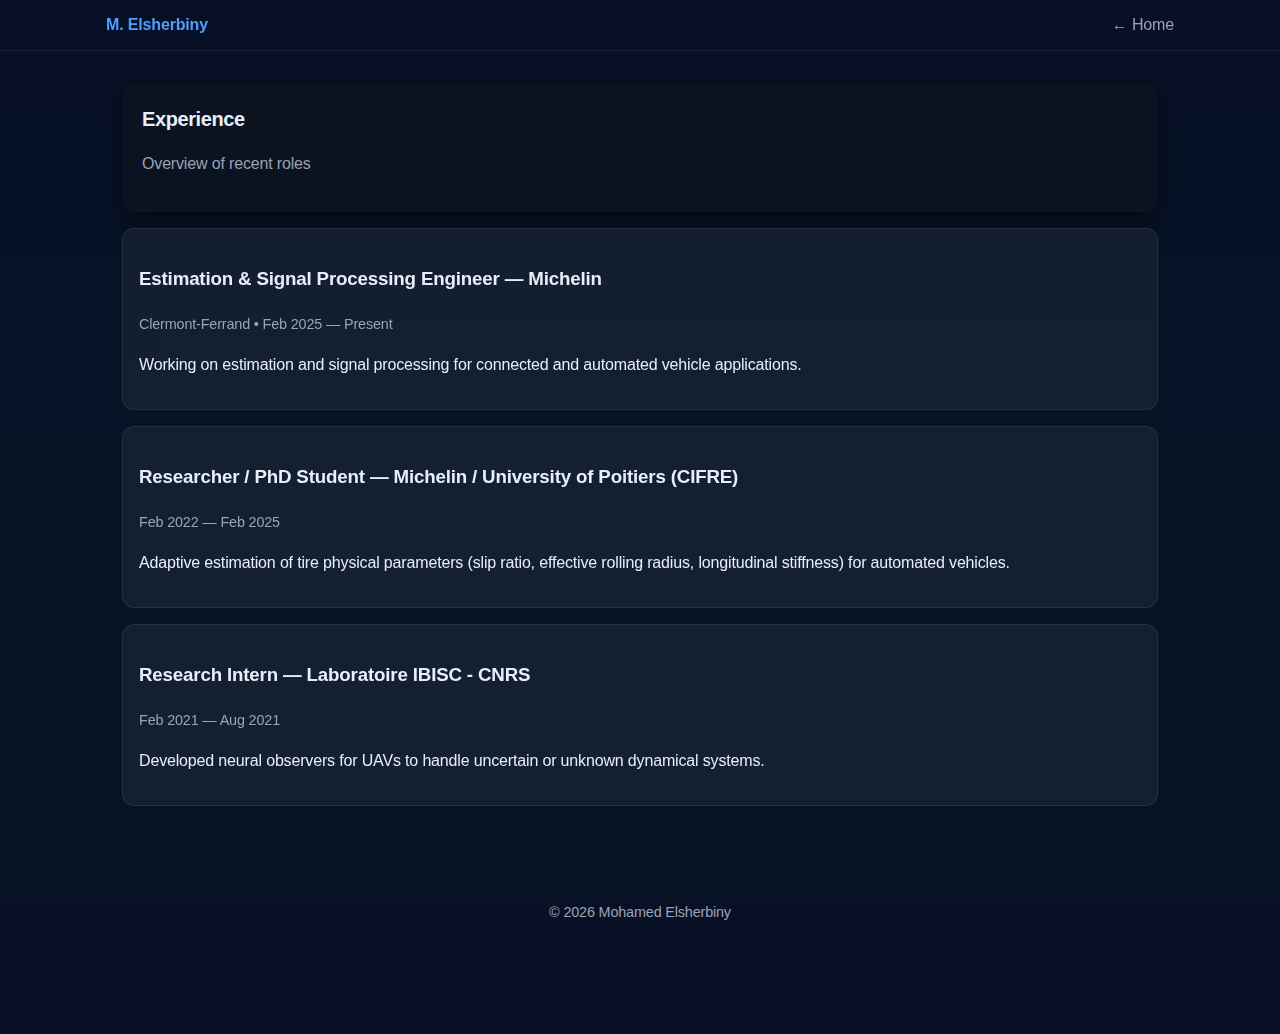
<file: experience.html>
<!doctype html>
<html lang="en">
<head>
  <meta charset="utf-8" />
  <meta name="viewport" content="width=device-width,initial-scale=1" />
  <title>Experience — Mohamed Elsherbiny</title>
  <link rel="stylesheet" href="assets/css/style.css">
</head>
<body>
  <nav class="topnav">
    <div class="container nav-container">
      <a class="brand" href="index.html">M. Elsherbiny</a>
      <a class="link" href="index.html">← Home</a>
    </div>
  </nav>

  <main class="container" style="padding-top:2rem">
    <div class="profile-card" style="margin-bottom:1rem">
      <h1>Experience</h1>
      <p class="muted">Overview of recent roles</p>
    </div>

    <section class="card">
      <h3>Estimation & Signal Processing Engineer — Michelin</h3>
      <p class="meta">Clermont-Ferrand • Feb 2025 — Present</p>
      <p>Working on estimation and signal processing for connected and automated vehicle applications.</p>
    </section>

    <section class="card">
      <h3>Researcher / PhD Student — Michelin / University of Poitiers (CIFRE)</h3>
      <p class="meta">Feb 2022 — Feb 2025</p>
      <p>Adaptive estimation of tire physical parameters (slip ratio, effective rolling radius, longitudinal stiffness) for automated vehicles.</p>
    </section>

    <section class="card">
      <h3>Research Intern — Laboratoire IBISC - CNRS</h3>
      <p class="meta">Feb 2021 — Aug 2021</p>
      <p>Developed neural observers for UAVs to handle uncertain or unknown dynamical systems.</p>
    </section>

    <footer class="site-footer">
      <div class="container">
        <p>© <span id="year">2025</span> Mohamed Elsherbiny</p>
      </div>
    </footer>

    <script>document.getElementById('year').textContent = new Date().getFullYear();</script>
  </main>
</body>
</html>
</file>
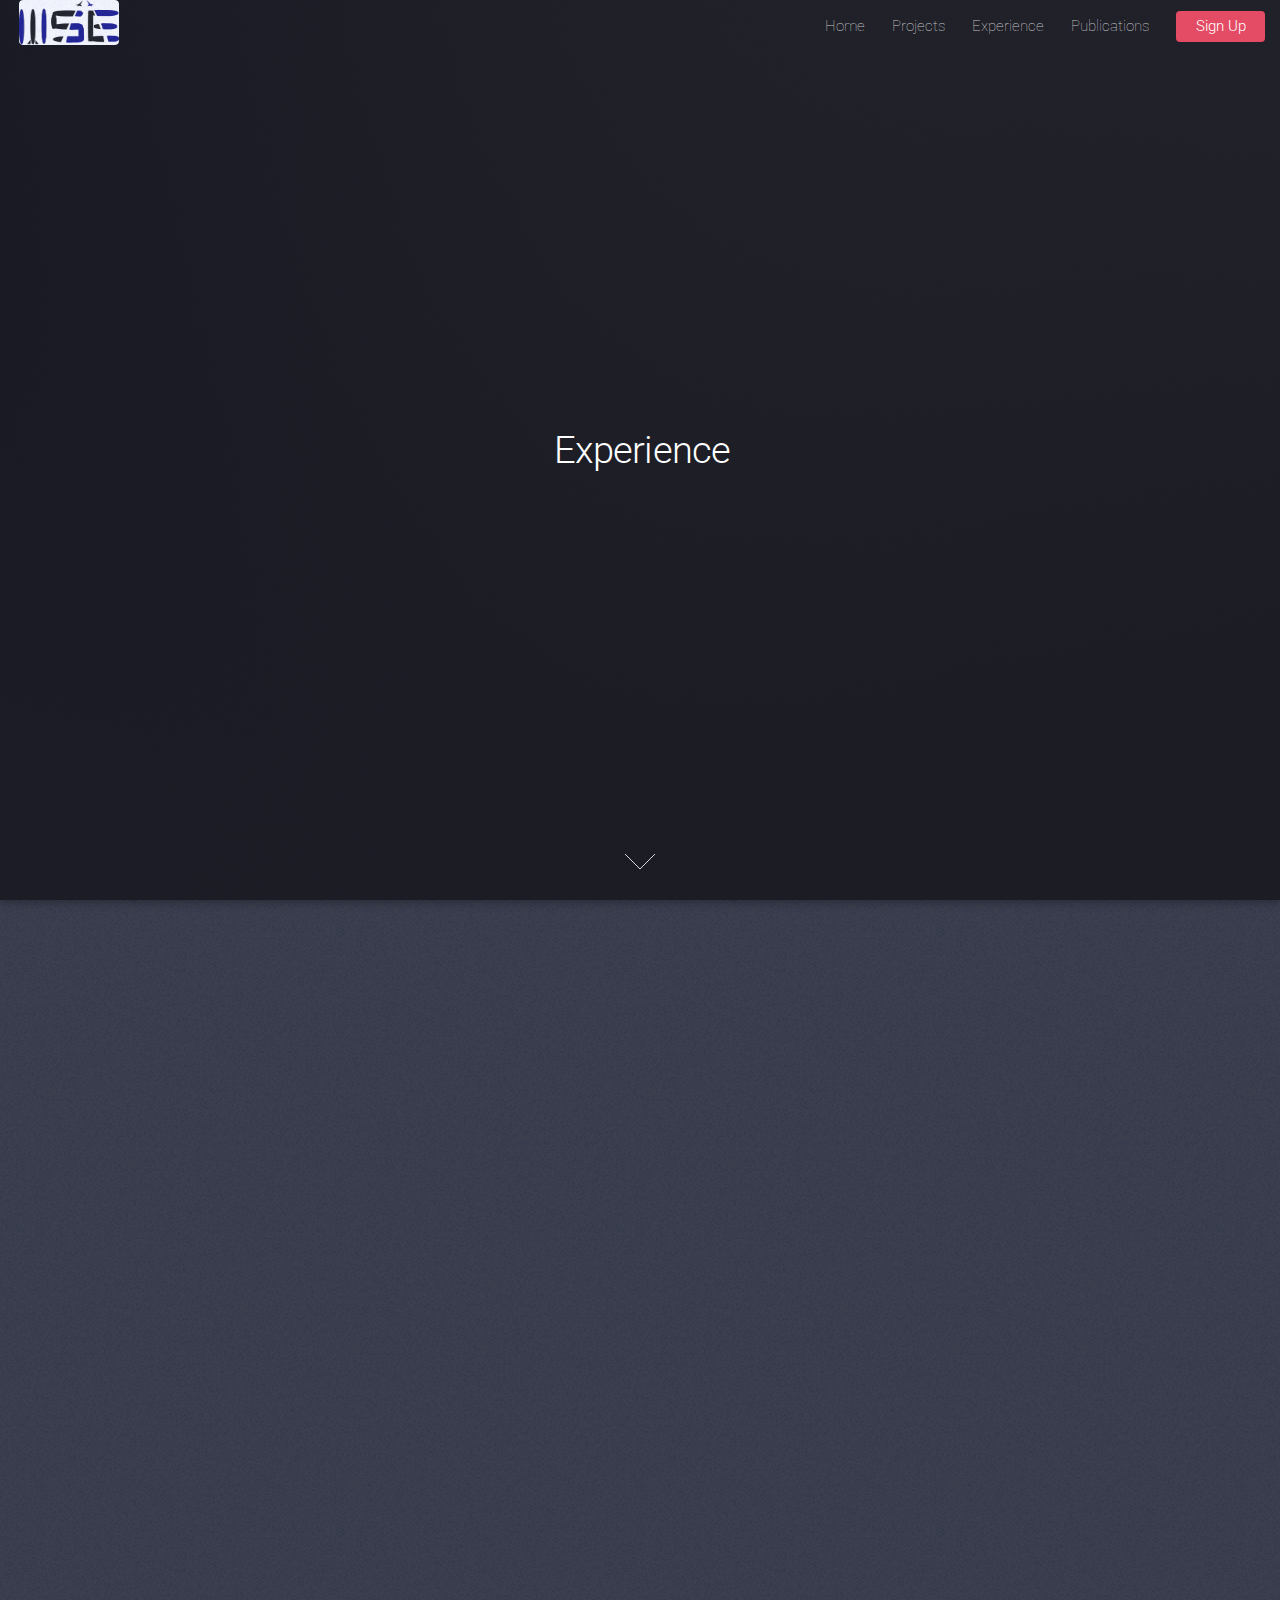
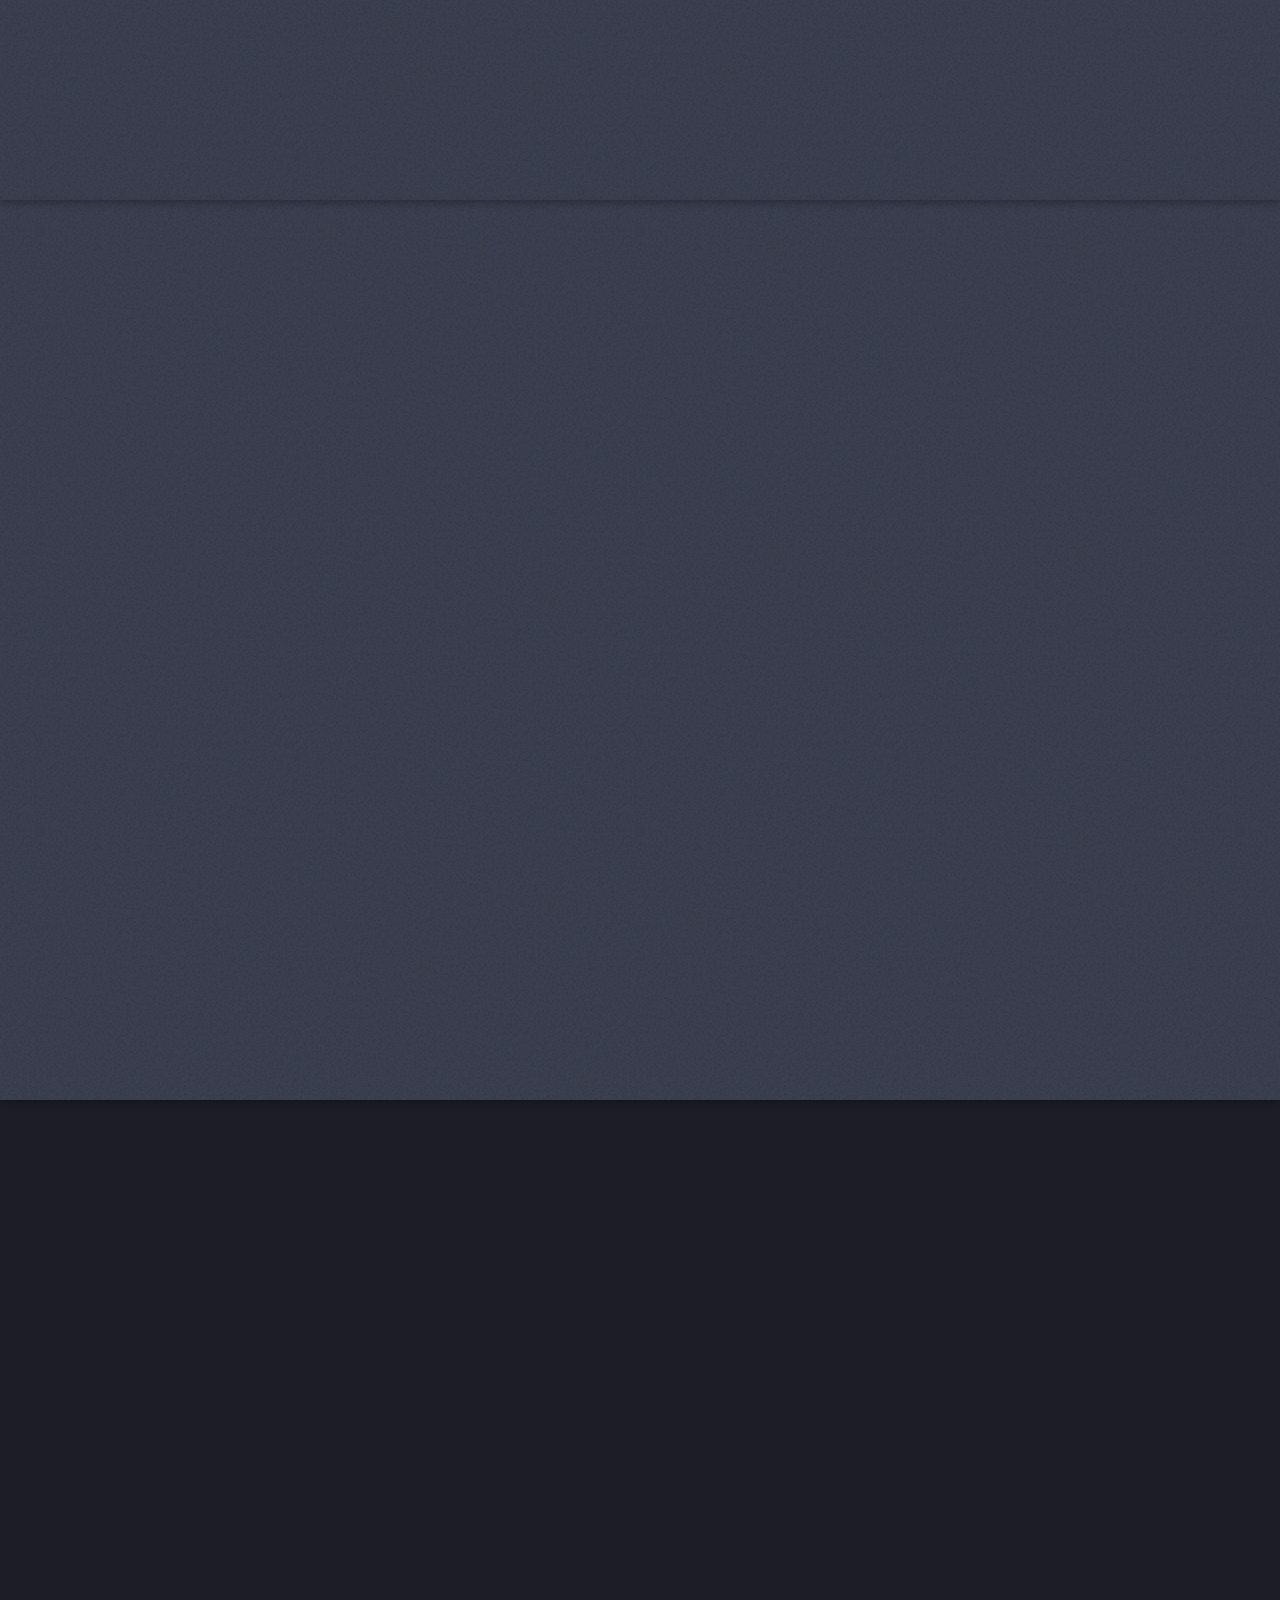
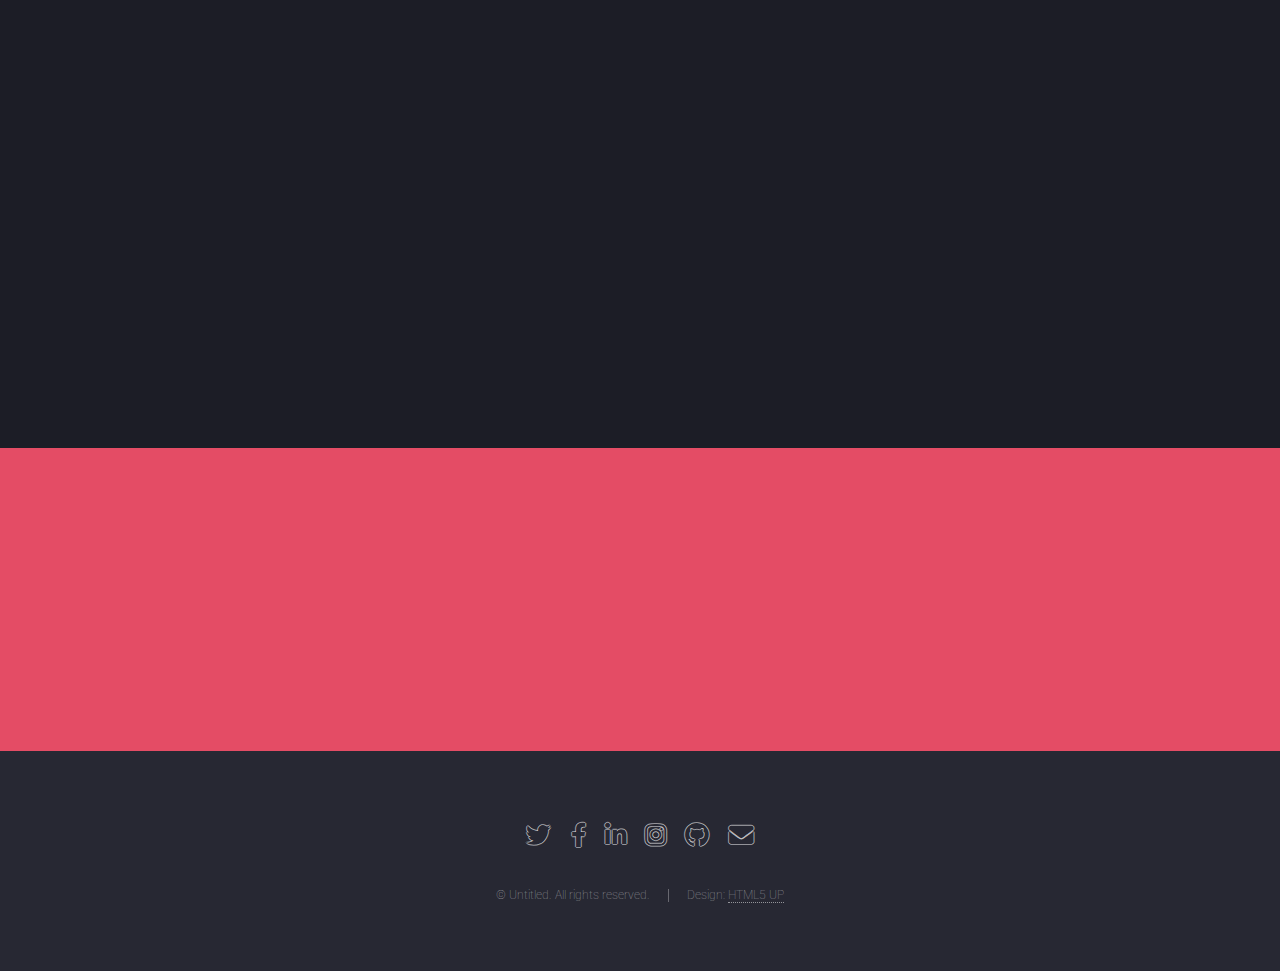
<file: Experience.html>
<!DOCTYPE HTML>
<!--
	Landed by HTML5 UP
	html5up.net | @ajlkn
	Free for personal and commercial use under the CCA 3.0 license (html5up.net/license)
-->
<html>
	<head>
		<title>Mohamed El-Sherbiny's Portal</title>
		<meta charset="utf-8" />
		<meta name="viewport" content="width=device-width, initial-scale=1, user-scalable=no" />
		<link rel="stylesheet" href="assets/css/main.css" />
		<noscript><link rel="stylesheet" href="assets/css/noscript.css" /></noscript>
	</head>
	<body class="is-preload landing">
		<div id="page-wrapper">

			<!-- Header -->
			<iframe src="header.html" onload="this.after((this.contentDocument.body||this.contentDocument).children[0]);this.remove()"></iframe>

			<!-- Banner -->
				<section id="banner">
					<div class="content">
						<header>
							<h2>Experience</h2>
						</header>
						<!--<span class="image"><img src="images/me.jpg" alt="" /></span>-->
					</div>
					<a href="#one" class="goto-next scrolly">Next</a>
				</section>

			<!-- One -->
			<!--	<section id="one" class="spotlight style1 bottom">
					<span class="image fit main"><img src="images/AI.jpg" alt="" /></span>
					<div class="content">
						<div class="container">
							<div class="row">
								<div class="col-4 col-12-medium">
									<header>
										<h2>About</h2>
										<p>B.Sc. in Aerospace Engineering and M.Sc. in Smart Aerospace and Autonomous Systems</p>
									</header>
								</div>
								<div class="col-4 col-12-medium">
									<p>Mohamed Elsherbiny is an aerospace engineer. He holds a M.Sc. in Aerospce engineering 
										(M2 Smart Aerospace and Autonomous Systems) from Université Paris-Saclay, France. 
										He received his B.Sc. in Aerospace Engineering from Cairo University, Egypt.</p>
								</div>
								<div class="col-4 col-12-medium">
									<p>Mohamed Elsherbiny research interests have revolved around systems dynamics, modeling, control theory,
										 flight dynamics, aerodynamics, flying vehicles and robotics.</p>
								</div>
							</div>
						</div>
					</div>
					<a href="#two" class="goto-next scrolly">Next</a>
				</section>-->

			<!-- Two -->
				<section id="one" class="spotlight style2 right">
					<span class="image fit main"><img src="images/sstl.jpg" alt="" /></span>
					<div class="content">
								<header>
									<h2>Space Systems Technology Lab in Aerospace Department, Cairo University</h2>
								<!--	<p>Laboratory Manager Jan 2019 – Jun 2020</p>-->
								</header>
									<iframe width="400" height="200" src="https://www.youtube.com/embed/lF5eRSV4pYM" title="YouTube video player" frameborder="0" allow="accelerometer; autoplay; clipboard-write; encrypted-media; gyroscope; picture-in-picture" allowfullscreen></iframe>
					</div>
					<a href="#three" class="goto-next scrolly">Next</a>
				</section>

			<!-- Three -->
				<section id="three" class="spotlight style3 left">
					<span class="image fit main bottom"><img src="images/pic04.jpg" alt="" /></span>
					<div class="content">
						<header>
							<h2>Interdum felis blandit praesent sed augue</h2>
							<p>Accumsan integer ultricies aliquam vel massa sapien phasellus</p>
						</header>
						<p>Feugiat accumsan lorem eu ac lorem amet ac arcu phasellus tortor enim mi mi nisi praesent adipiscing. Integer mi sed nascetur cep aliquet augue varius tempus lobortis porttitor lorem et accumsan consequat adipiscing lorem.</p>
						<ul class="actions">
							<li><a href="#" class="button">Learn More</a></li>
						</ul>
					</div>
					<a href="#four" class="goto-next scrolly">Next</a>
				</section>

			<!-- Four -->
				<section id="four" class="wrapper style1 special fade-up">
					<div class="container">
						<header class="major">
							<h2>Accumsan sed tempus adipiscing blandit</h2>
							<p>Iaculis ac volutpat vis non enim gravida nisi faucibus posuere arcu consequat</p>
						</header>
						<div class="box alt">
							<div class="row gtr-uniform">
								<section class="col-4 col-6-medium col-12-xsmall">
									<span class="icon solid alt major fa-chart-area"></span>
									<h3>Ipsum sed commodo</h3>
									<p>Feugiat accumsan lorem eu ac lorem amet accumsan donec. Blandit orci porttitor.</p>
								</section>
								<section class="col-4 col-6-medium col-12-xsmall">
									<span class="icon solid alt major fa-comment"></span>
									<h3>Eleifend lorem ornare</h3>
									<p>Feugiat accumsan lorem eu ac lorem amet accumsan donec. Blandit orci porttitor.</p>
								</section>
								<section class="col-4 col-6-medium col-12-xsmall">
									<span class="icon solid alt major fa-flask"></span>
									<h3>Cubilia cep lobortis</h3>
									<p>Feugiat accumsan lorem eu ac lorem amet accumsan donec. Blandit orci porttitor.</p>
								</section>
								<section class="col-4 col-6-medium col-12-xsmall">
									<span class="icon solid alt major fa-paper-plane"></span>
									<h3>Non semper interdum</h3>
									<p>Feugiat accumsan lorem eu ac lorem amet accumsan donec. Blandit orci porttitor.</p>
								</section>
								<section class="col-4 col-6-medium col-12-xsmall">
									<span class="icon solid alt major fa-file"></span>
									<h3>Odio laoreet accumsan</h3>
									<p>Feugiat accumsan lorem eu ac lorem amet accumsan donec. Blandit orci porttitor.</p>
								</section>
								<section class="col-4 col-6-medium col-12-xsmall">
									<span class="icon solid alt major fa-lock"></span>
									<h3>Massa arcu accumsan</h3>
									<p>Feugiat accumsan lorem eu ac lorem amet accumsan donec. Blandit orci porttitor.</p>
								</section>
							</div>
						</div>
						<footer class="major">
							<ul class="actions special">
								<li><a href="#" class="button">Magna sed feugiat</a></li>
							</ul>
						</footer>
					</div>
				</section>

			<!-- Five -->
				<section id="five" class="wrapper style2 special fade">
					<div class="container">
						<header>
							<h2>Magna faucibus lorem diam</h2>
							<p>Ante metus praesent faucibus ante integer id accumsan eleifend</p>
						</header>
						<form method="post" action="#" class="cta">
							<div class="row gtr-uniform gtr-50">
								<div class="col-8 col-12-xsmall"><input type="email" name="email" id="email" placeholder="Your Email Address" /></div>
								<div class="col-4 col-12-xsmall"><input type="submit" value="Get Started" class="fit primary" /></div>
							</div>
						</form>
					</div>
				</section>

			<!-- Footer -->
			<iframe src="footer.html" onload="this.before((this.contentDocument.body||this.contentDocument).children[0]);this.remove()"></iframe>
			

		</div>

		<!-- Scripts -->
			<script src="assets/js/jquery.min.js"></script>
			<script src="assets/js/jquery.scrolly.min.js"></script>
			<script src="assets/js/jquery.dropotron.min.js"></script>
			<script src="assets/js/jquery.scrollex.min.js"></script>
			<script src="assets/js/browser.min.js"></script>
			<script src="assets/js/breakpoints.min.js"></script>
			<script src="assets/js/util.js"></script>
			<script src="assets/js/main.js"></script>

	</body>
</html>
</file>
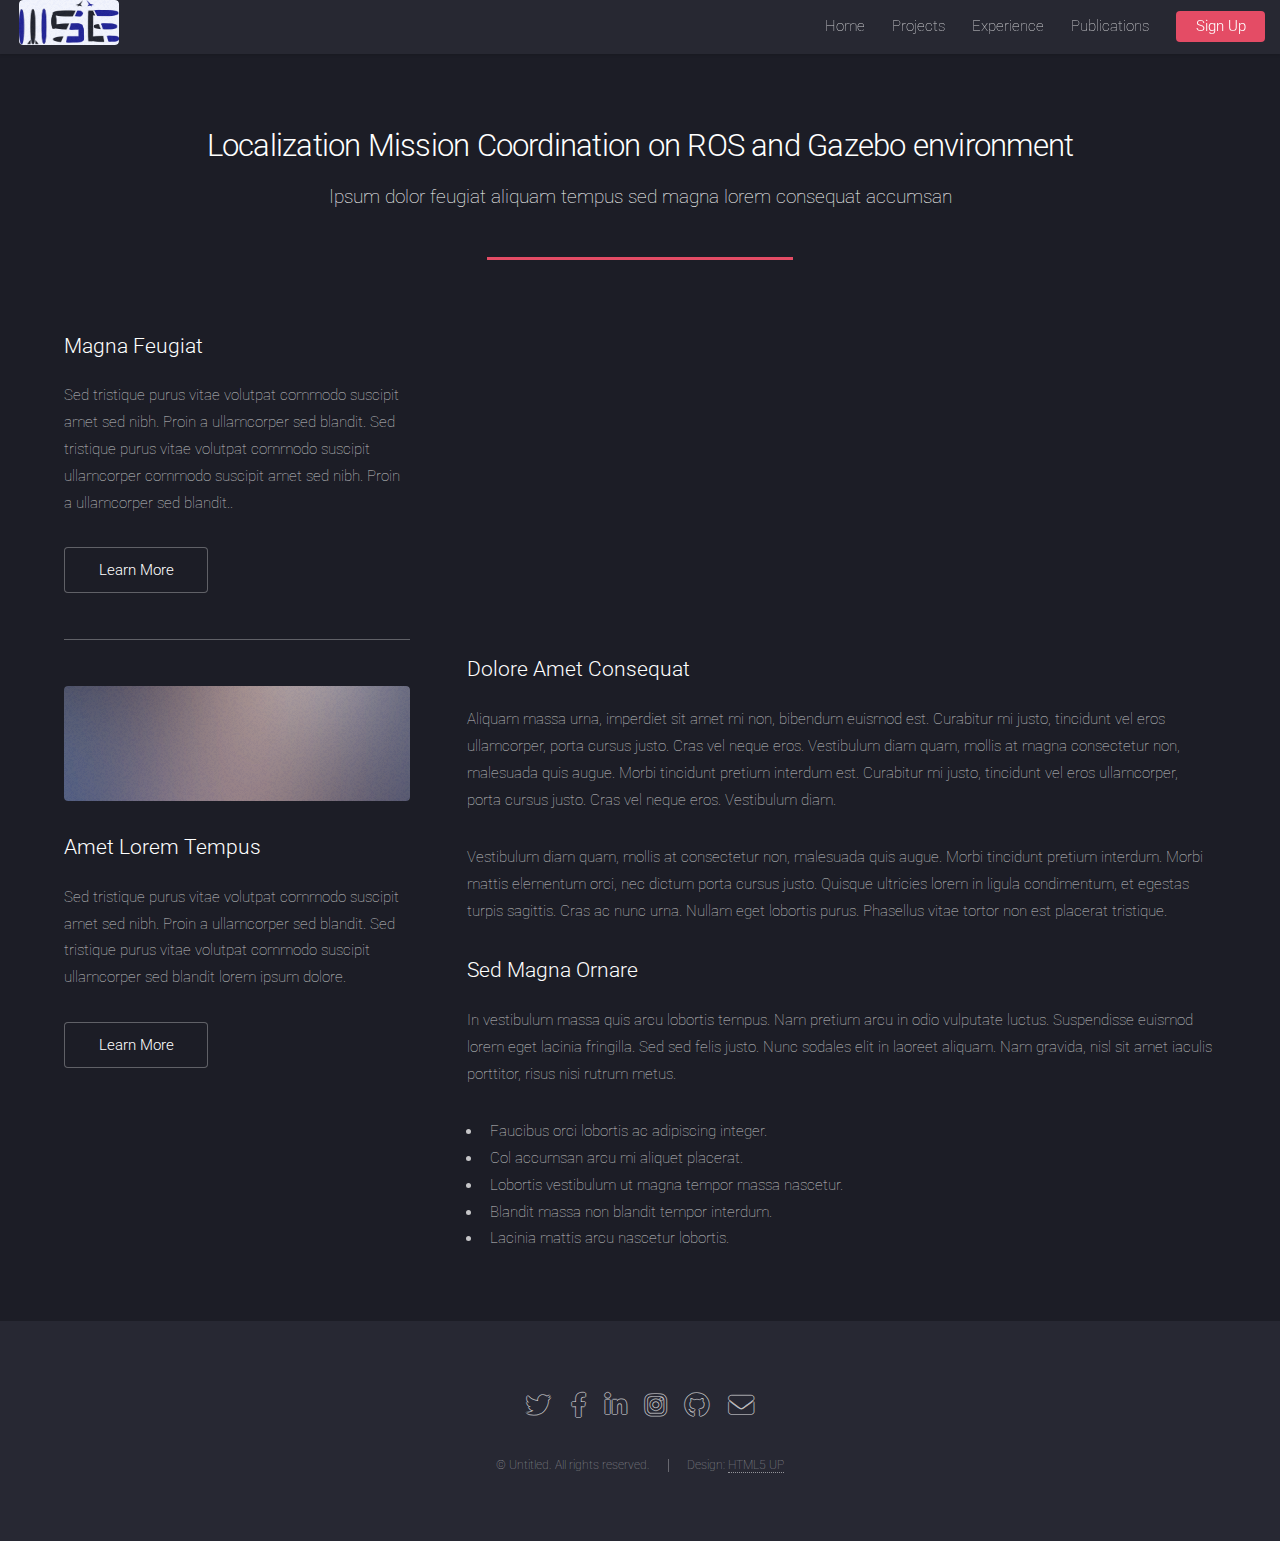
<file: left-sidebar.html>
<!DOCTYPE HTML>
<!--
	Landed by HTML5 UP
	html5up.net | @ajlkn
	Free for personal and commercial use under the CCA 3.0 license (html5up.net/license)
-->
<html>
	<head>
		<title>Left Sidebar - Landed by HTML5 UP</title>
		<meta charset="utf-8" />
		<meta name="viewport" content="width=device-width, initial-scale=1, user-scalable=no" />
		<link rel="stylesheet" href="assets/css/main.css" />
		<noscript><link rel="stylesheet" href="assets/css/noscript.css" /></noscript>
	</head>
	<body class="is-preload">
		<div id="page-wrapper">

						<!-- Header -->
						<iframe src="header.html" onload="this.after((this.contentDocument.body||this.contentDocument).children[0]);this.remove()"></iframe>

			<!-- Main -->
				<div id="main" class="wrapper style1">
					<div class="container">
						<header class="major">
							<h2>Localization Mission Coordination on ROS and Gazebo environment</h2>
							<p>Ipsum dolor feugiat aliquam tempus sed magna lorem consequat accumsan</p>
						</header>
						<div class="row gtr-150">
							<div class="col-4 col-12-medium">

								<!-- Sidebar -->
									<section id="sidebar">
										<section>
											<h3>Magna Feugiat</h3>
											<p>Sed tristique purus vitae volutpat commodo suscipit amet sed nibh. Proin a ullamcorper sed blandit. Sed tristique purus vitae volutpat commodo suscipit ullamcorper commodo suscipit amet sed nibh. Proin a ullamcorper sed blandit..</p>
											<footer>
												<ul class="actions">
													<li><a href="#" class="button">Learn More</a></li>
												</ul>
											</footer>
										</section>
										<hr />
										<section>
											<a href="#" class="image fit"><img src="images/pic06.jpg" alt="" /></a>
											<h3>Amet Lorem Tempus</h3>
											<p>Sed tristique purus vitae volutpat commodo suscipit amet sed nibh. Proin a ullamcorper sed blandit. Sed tristique purus vitae volutpat commodo suscipit ullamcorper sed blandit lorem ipsum dolore.</p>
											<footer>
												<ul class="actions">
													<li><a href="#" class="button">Learn More</a></li>
												</ul>
											</footer>
										</section>
									</section>

							</div>
							<div class="col-8 col-12-medium imp-medium">

								<!-- Content -->
									<section id="content">
										<iframe width="560" height="315" src="https://www.youtube.com/embed/oNLR5qCUIAU" title="YouTube video player" frameborder="0" allow="accelerometer; autoplay; clipboard-write; encrypted-media; gyroscope; picture-in-picture" allowfullscreen></iframe>
										<h3>Dolore Amet Consequat</h3>
										<p>Aliquam massa urna, imperdiet sit amet mi non, bibendum euismod est. Curabitur mi justo, tincidunt vel eros ullamcorper, porta cursus justo. Cras vel neque eros. Vestibulum diam quam, mollis at magna consectetur non, malesuada quis augue. Morbi tincidunt pretium interdum est. Curabitur mi justo, tincidunt vel eros ullamcorper, porta cursus justo. Cras vel neque eros. Vestibulum diam.</p>
										<p>Vestibulum diam quam, mollis at consectetur non, malesuada quis augue. Morbi tincidunt pretium interdum. Morbi mattis elementum orci, nec dictum porta cursus justo. Quisque ultricies lorem in ligula condimentum, et egestas turpis sagittis. Cras ac nunc urna. Nullam eget lobortis purus. Phasellus vitae tortor non est placerat tristique.</p>
										<h3>Sed Magna Ornare</h3>
										<p>In vestibulum massa quis arcu lobortis tempus. Nam pretium arcu in odio vulputate luctus. Suspendisse euismod lorem eget lacinia fringilla. Sed sed felis justo. Nunc sodales elit in laoreet aliquam. Nam gravida, nisl sit amet iaculis porttitor, risus nisi rutrum metus.</p>
										<ul>
											<li>Faucibus orci lobortis ac adipiscing integer.</li>
											<li>Col accumsan arcu mi aliquet placerat.</li>
											<li>Lobortis vestibulum ut magna tempor massa nascetur.</li>
											<li>Blandit massa non blandit tempor interdum.</li>
											<li>Lacinia mattis arcu nascetur lobortis.</li>
										</ul>
									</section>

							</div>
						</div>
					</div>
				</div>

			<!-- Footer -->
			<iframe src="footer.html" onload="this.before((this.contentDocument.body||this.contentDocument).children[0]);this.remove()"></iframe>
		</div>

		<!-- Scripts -->
			<script src="assets/js/jquery.min.js"></script>
			<script src="assets/js/jquery.scrolly.min.js"></script>
			<script src="assets/js/jquery.dropotron.min.js"></script>
			<script src="assets/js/jquery.scrollex.min.js"></script>
			<script src="assets/js/browser.min.js"></script>
			<script src="assets/js/breakpoints.min.js"></script>
			<script src="assets/js/util.js"></script>
			<script src="assets/js/main.js"></script>

	</body>
</html>
</file>
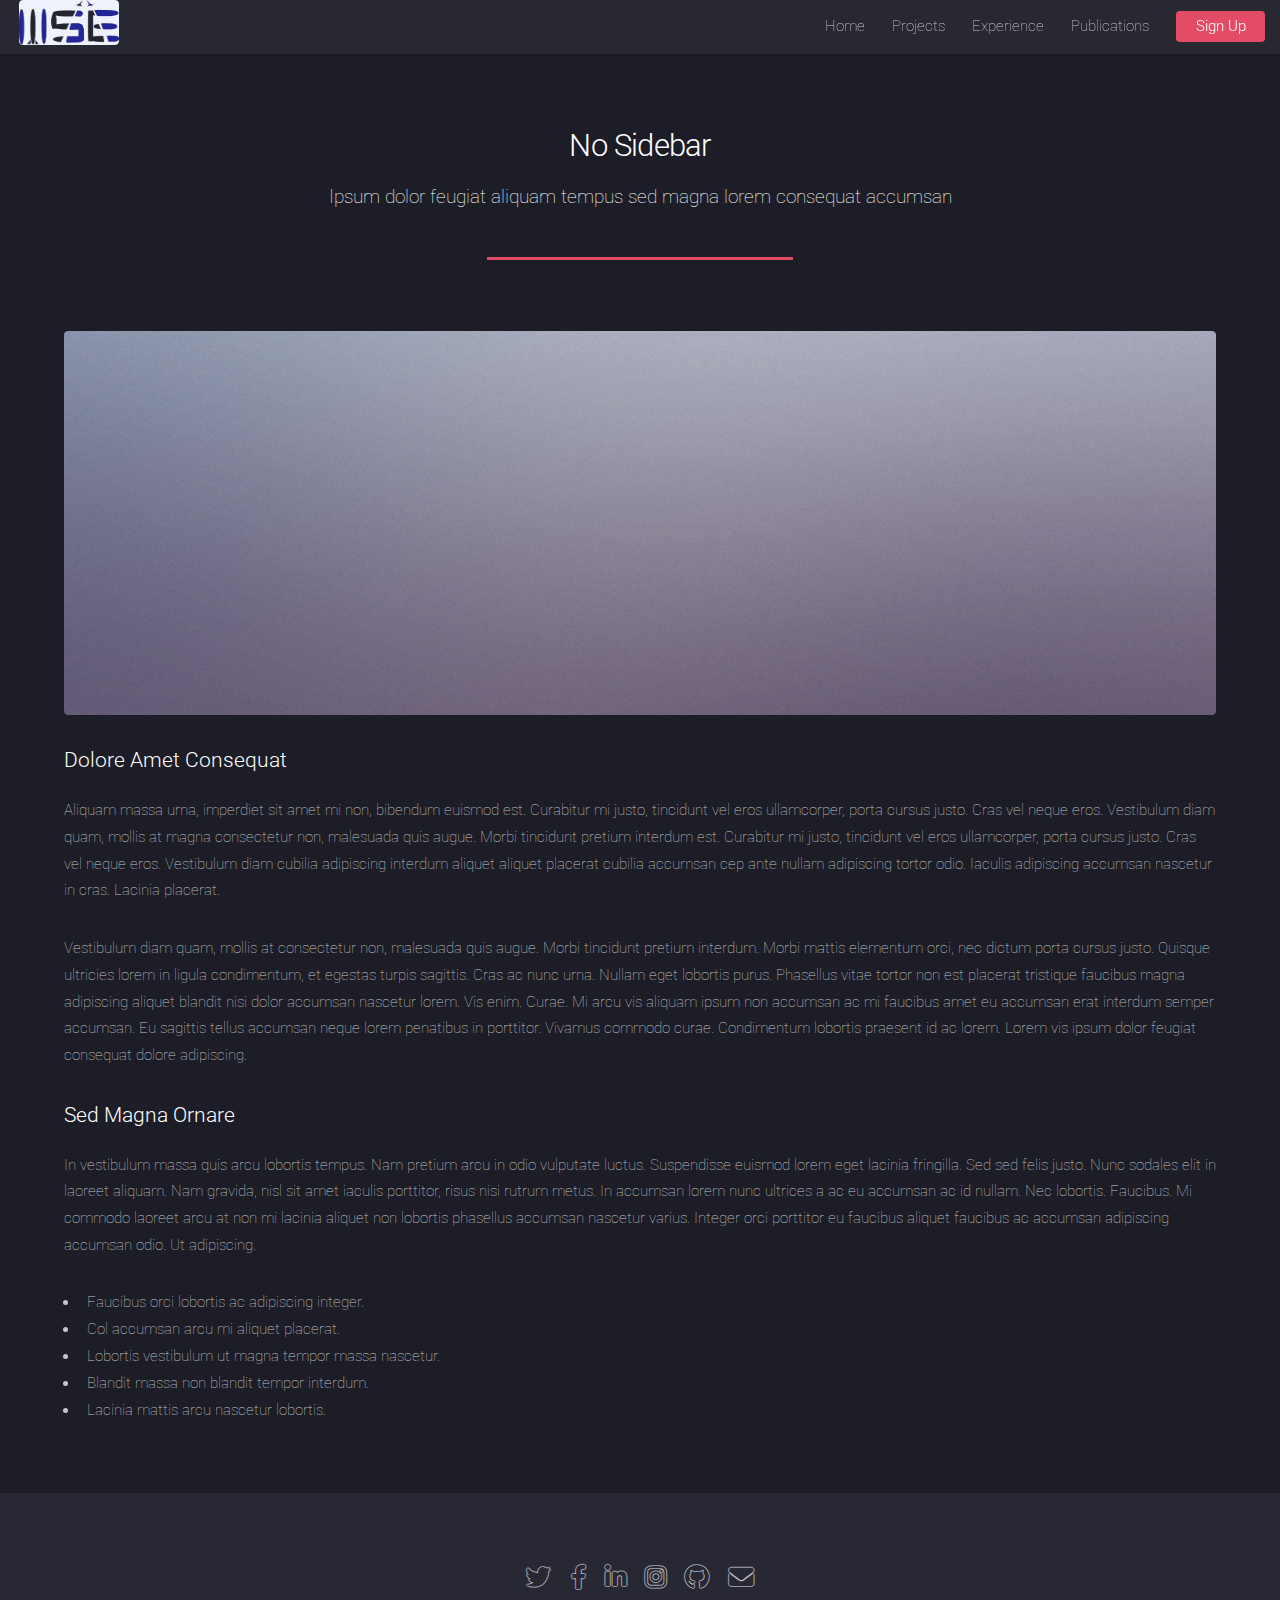
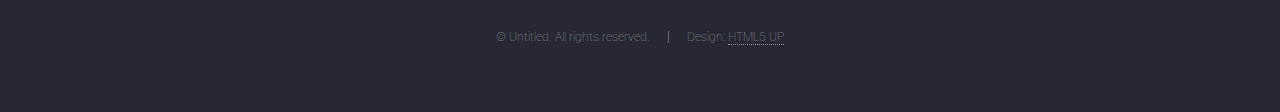
<file: no-sidebar.html>
<!DOCTYPE HTML>
<!--
	Landed by HTML5 UP
	html5up.net | @ajlkn
	Free for personal and commercial use under the CCA 3.0 license (html5up.net/license)
-->
<html>
	<head>
		<title>No Sidebar - Landed by HTML5 UP</title>
		<meta charset="utf-8" />
		<meta name="viewport" content="width=device-width, initial-scale=1, user-scalable=no" />
		<link rel="stylesheet" href="assets/css/main.css" />
		<noscript><link rel="stylesheet" href="assets/css/noscript.css" /></noscript>
	</head>
	<body class="is-preload">
		<div id="page-wrapper">

			<!-- Header -->
			<iframe src="header.html" onload="this.after((this.contentDocument.body||this.contentDocument).children[0]);this.remove()"></iframe>

			<!-- Main -->
				<div id="main" class="wrapper style1">
					<div class="container">
						<header class="major">
							<h2>No Sidebar</h2>
							<p>Ipsum dolor feugiat aliquam tempus sed magna lorem consequat accumsan</p>
						</header>

						<!-- Content -->
							<section id="content">
								<a href="#" class="image fit"><img src="images/pic07.jpg" alt="" /></a>
								<h3>Dolore Amet Consequat</h3>
								<p>Aliquam massa urna, imperdiet sit amet mi non, bibendum euismod est. Curabitur mi justo, tincidunt vel eros ullamcorper, porta cursus justo. Cras vel neque eros. Vestibulum diam quam, mollis at magna consectetur non, malesuada quis augue. Morbi tincidunt pretium interdum est. Curabitur mi justo, tincidunt vel eros ullamcorper, porta cursus justo. Cras vel neque eros. Vestibulum diam cubilia adipiscing interdum aliquet aliquet placerat cubilia accumsan cep ante nullam adipiscing tortor odio. Iaculis adipiscing accumsan nascetur in cras. Lacinia placerat.</p>
								<p>Vestibulum diam quam, mollis at consectetur non, malesuada quis augue. Morbi tincidunt pretium interdum. Morbi mattis elementum orci, nec dictum porta cursus justo. Quisque ultricies lorem in ligula condimentum, et egestas turpis sagittis. Cras ac nunc urna. Nullam eget lobortis purus. Phasellus vitae tortor non est placerat tristique faucibus magna adipiscing aliquet blandit nisi dolor accumsan nascetur lorem. Vis enim. Curae. Mi arcu vis aliquam ipsum non accumsan ac mi faucibus amet eu accumsan erat interdum semper accumsan. Eu sagittis tellus accumsan neque lorem penatibus in porttitor. Vivamus commodo curae. Condimentum lobortis praesent id ac lorem. Lorem vis ipsum dolor feugiat consequat dolore adipiscing.</p>
								<h3>Sed Magna Ornare</h3>
								<p>In vestibulum massa quis arcu lobortis tempus. Nam pretium arcu in odio vulputate luctus. Suspendisse euismod lorem eget lacinia fringilla. Sed sed felis justo. Nunc sodales elit in laoreet aliquam. Nam gravida, nisl sit amet iaculis porttitor, risus nisi rutrum metus. In accumsan lorem nunc ultrices a ac eu accumsan ac id nullam. Nec lobortis. Faucibus. Mi commodo laoreet arcu at non mi lacinia aliquet non lobortis phasellus accumsan nascetur varius. Integer orci porttitor eu faucibus aliquet faucibus ac accumsan adipiscing accumsan odio. Ut adipiscing.</p>
								<ul>
									<li>Faucibus orci lobortis ac adipiscing integer.</li>
									<li>Col accumsan arcu mi aliquet placerat.</li>
									<li>Lobortis vestibulum ut magna tempor massa nascetur.</li>
									<li>Blandit massa non blandit tempor interdum.</li>
									<li>Lacinia mattis arcu nascetur lobortis.</li>
								</ul>
							</section>

					</div>
				</div>

			<!-- Footer -->
				<iframe src="footer.html" onload="this.before((this.contentDocument.body||this.contentDocument).children[0]);this.remove()"></iframe>

		</div>

		<!-- Scripts -->
			<script src="assets/js/jquery.min.js"></script>
			<script src="assets/js/jquery.scrolly.min.js"></script>
			<script src="assets/js/jquery.dropotron.min.js"></script>
			<script src="assets/js/jquery.scrollex.min.js"></script>
			<script src="assets/js/browser.min.js"></script>
			<script src="assets/js/breakpoints.min.js"></script>
			<script src="assets/js/util.js"></script>
			<script src="assets/js/main.js"></script>

	</body>
</html>
</file>
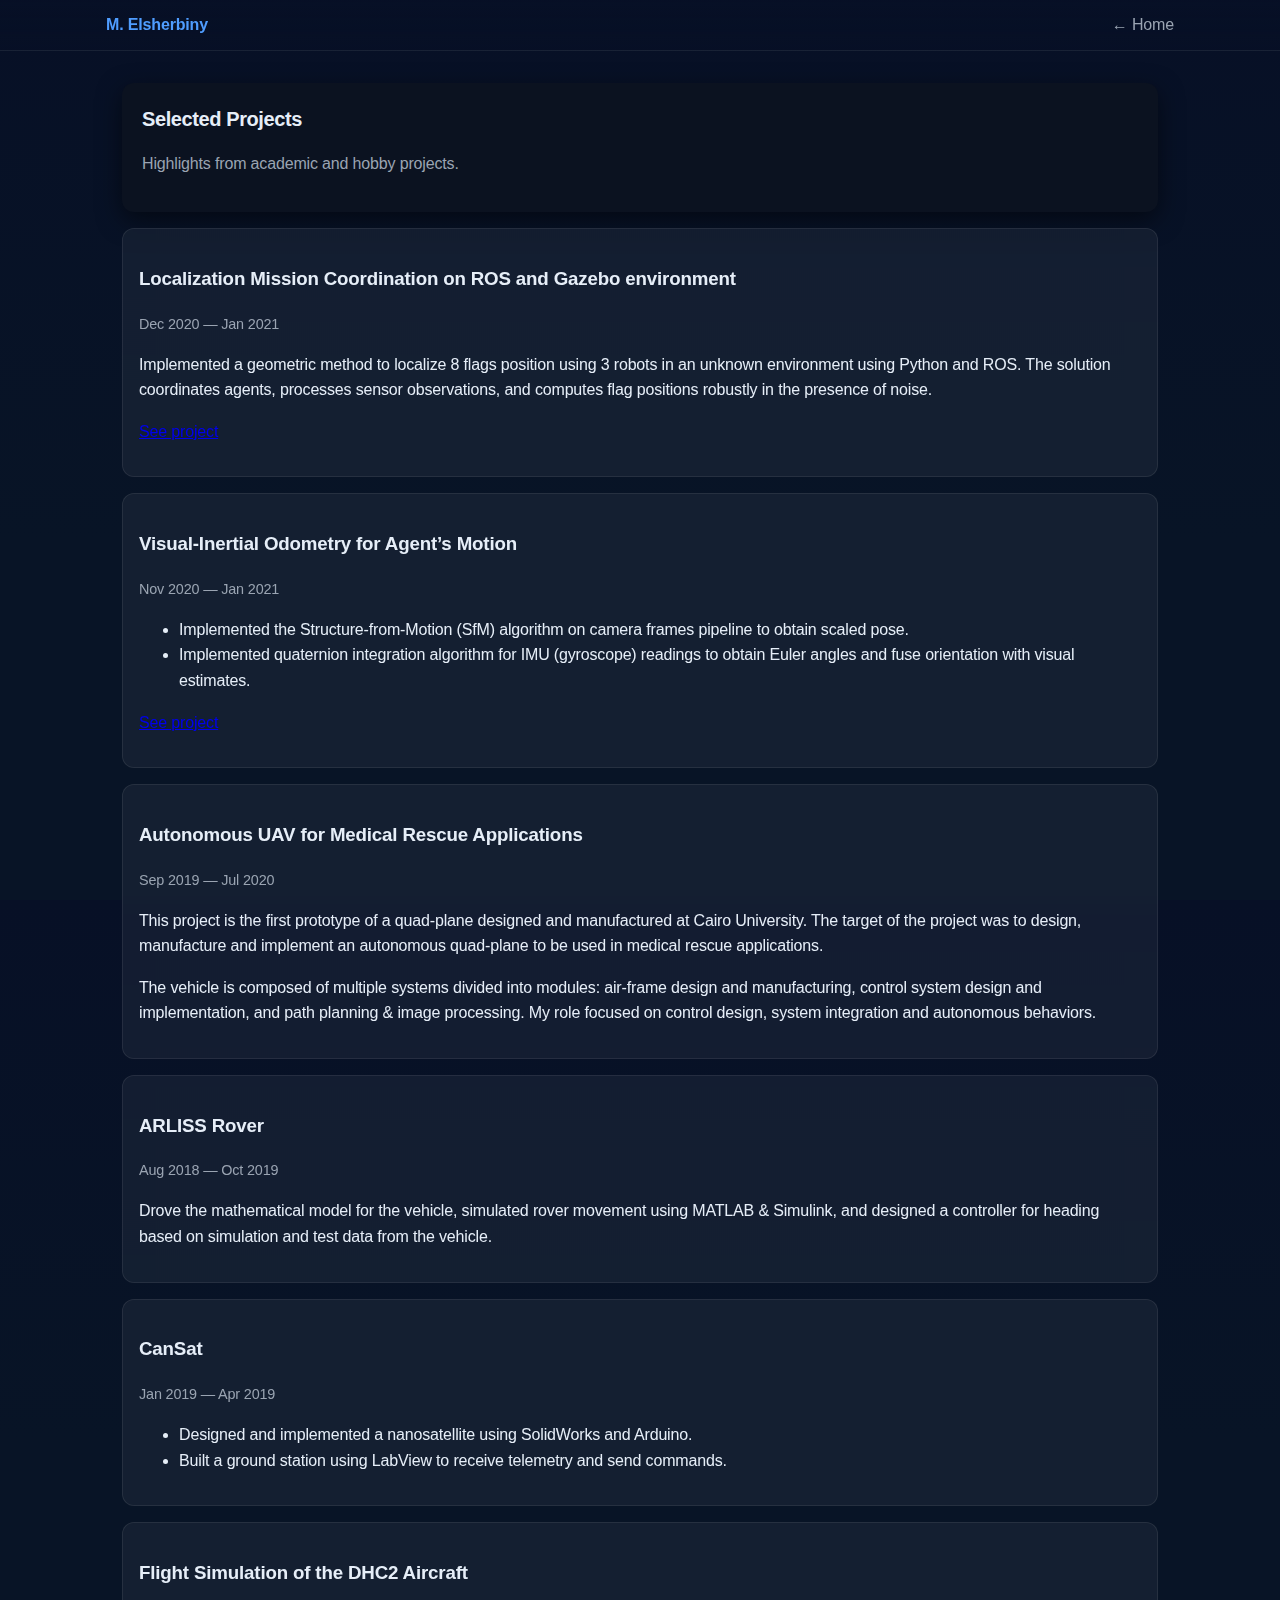
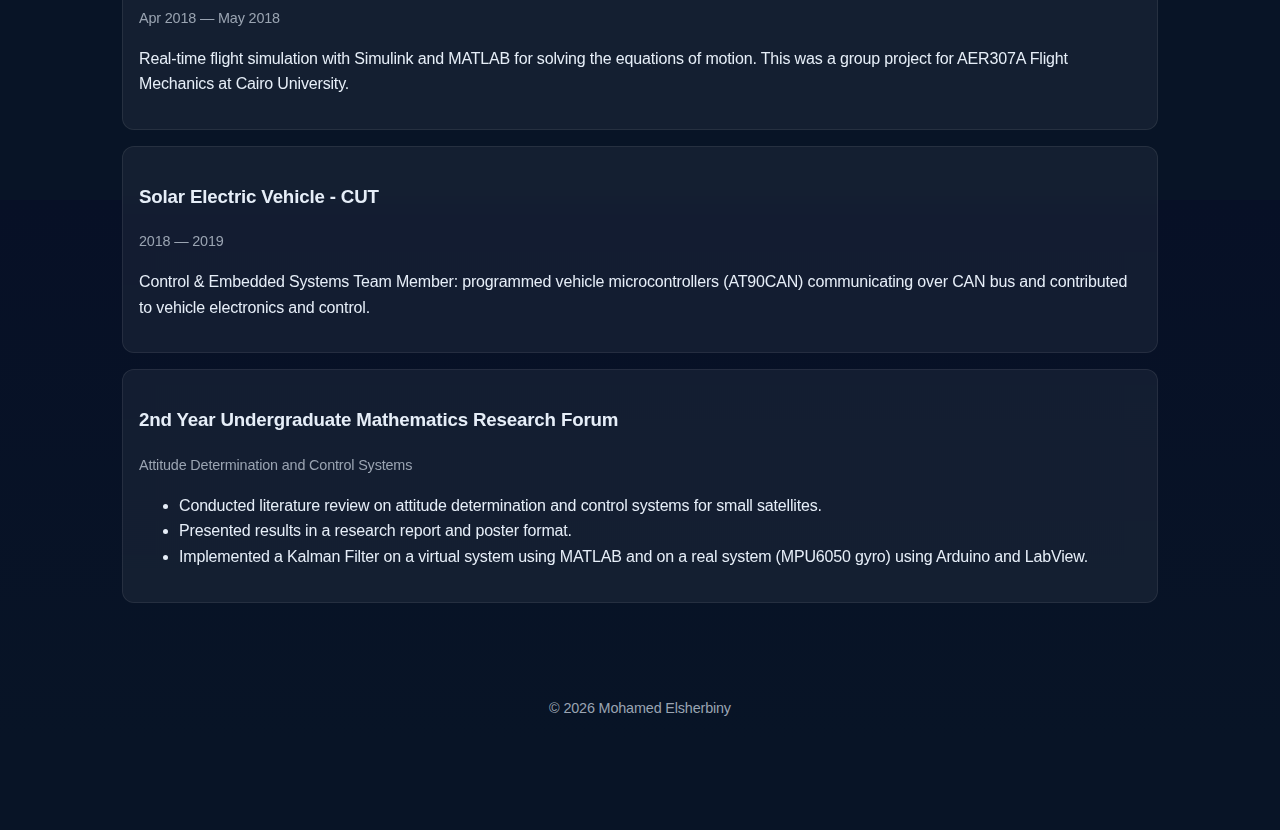
<file: projects.html>
<!doctype html>
<html lang="en">
<head>
  <meta charset="utf-8" />
  <meta name="viewport" content="width=device-width,initial-scale=1" />
  <title>Projects — Mohamed Elsherbiny</title>
  <link rel="stylesheet" href="assets/css/style.css">
</head>
<body>
  <nav class="topnav">
    <div class="container nav-container">
      <a class="brand" href="index.html">M. Elsherbiny</a>
      <a class="link" href="index.html">← Home</a>
    </div>
  </nav>

  <main class="container" style="padding-top:2rem">
    <div class="profile-card" style="margin-bottom:1rem">
      <h1>Selected Projects</h1>
      <p class="muted">Highlights from academic and hobby projects.</p>
    </div>

    <section class="card">
      <h3>Localization Mission Coordination on ROS and Gazebo environment</h3>
      <p class="meta">Dec 2020 — Jan 2021</p>
      <p>Implemented a geometric method to localize 8 flags position using 3 robots in an unknown environment using Python and ROS. The solution coordinates agents, processes sensor observations, and computes flag positions robustly in the presence of noise.</p>
      <p><a href="#">See project</a></p>
    </section>

    <section class="card">
      <h3>Visual-Inertial Odometry for Agent’s Motion</h3>
      <p class="meta">Nov 2020 — Jan 2021</p>
      <ul>
        <li>Implemented the Structure-from-Motion (SfM) algorithm on camera frames pipeline to obtain scaled pose.</li>
        <li>Implemented quaternion integration algorithm for IMU (gyroscope) readings to obtain Euler angles and fuse orientation with visual estimates.</li>
      </ul>
      <p><a href="#">See project</a></p>
    </section>

    <section class="card">
      <h3>Autonomous UAV for Medical Rescue Applications</h3>
      <p class="meta">Sep 2019 — Jul 2020</p>
      <p>This project is the first prototype of a quad-plane designed and manufactured at Cairo University. The target of the project was to design, manufacture and implement an autonomous quad-plane to be used in medical rescue applications.</p>
      <p>The vehicle is composed of multiple systems divided into modules: air-frame design and manufacturing, control system design and implementation, and path planning & image processing. My role focused on control design, system integration and autonomous behaviors.</p>
    </section>

    <section class="card">
      <h3>ARLISS Rover</h3>
      <p class="meta">Aug 2018 — Oct 2019</p>
      <p>Drove the mathematical model for the vehicle, simulated rover movement using MATLAB & Simulink, and designed a controller for heading based on simulation and test data from the vehicle.</p>
    </section>

    <section class="card">
      <h3>CanSat</h3>
      <p class="meta">Jan 2019 — Apr 2019</p>
      <ul>
        <li>Designed and implemented a nanosatellite using SolidWorks and Arduino.</li>
        <li>Built a ground station using LabView to receive telemetry and send commands.</li>
      </ul>
    </section>

    <section class="card">
      <h3>Flight Simulation of the DHC2 Aircraft</h3>
      <p class="meta">Apr 2018 — May 2018</p>
      <p>Real-time flight simulation with Simulink and MATLAB for solving the equations of motion. This was a group project for AER307A Flight Mechanics at Cairo University.</p>
    </section>

    <section class="card">
      <h3>Solar Electric Vehicle - CUT</h3>
      <p class="meta">2018 — 2019</p>
      <p>Control & Embedded Systems Team Member: programmed vehicle microcontrollers (AT90CAN) communicating over CAN bus and contributed to vehicle electronics and control.</p>
    </section>

    <section class="card">
      <h3>2nd Year Undergraduate Mathematics Research Forum</h3>
      <p class="meta">Attitude Determination and Control Systems</p>
      <ul>
        <li>Conducted literature review on attitude determination and control systems for small satellites.</li>
        <li>Presented results in a research report and poster format.</li>
        <li>Implemented a Kalman Filter on a virtual system using MATLAB and on a real system (MPU6050 gyro) using Arduino and LabView.</li>
      </ul>
    </section>

    <footer class="site-footer">
      <div class="container">
        <p>© <span id="year">2025</span> Mohamed Elsherbiny</p>
      </div>
    </footer>

    <script>document.getElementById('year').textContent = new Date().getFullYear();</script>
  </main>
</body>
</html>
</file>
<file: assets/css/noscript.css>
/*
	Landed by HTML5 UP
	html5up.net | @ajlkn
	Free for personal and commercial use under the CCA 3.0 license (html5up.net/license)
*/

/* Loader */

	body.landing.is-preload:before {
		display: none;
	}

	body.landing.is-preload:after {
		display: none;
	}
</file>
<file: profile-site/assets/css/style.css>
/* ================================
   Modern Apple-Style Profile Site
   ================================ */
:root {
  --bg: #0f1724;
  --card: #0b1220;
  --muted: #9aa4b2;
  --accent: #4f9dff;
  --glass: rgba(255, 255, 255, 0.05);
  --radius: 12px;
  --anim-duration: 0.6s;
}

/* Reset & Base */
* { box-sizing: border-box; }
html, body {
  height: 100%;
  margin: 0;
  font-family: Inter, -apple-system, BlinkMacSystemFont, Segoe UI, Roboto, Helvetica Neue, Arial, sans-serif;
  background: linear-gradient(180deg, #071026 0%, #081426 60%);
  color: #e6eef8;
  font-size: 16px;
  line-height: 1.6;
  letter-spacing: -0.01em;
}
.container { max-width: 1100px; margin: 0 auto; padding: 2rem; }

/* Hero Section */
.hero {
  text-align: center;
  padding: 5rem 2rem 3rem;
  border-radius: 12px;
  margin: 1.25rem 0;
  background-color: rgba(6,10,20,0.45);
  background-blend-mode: overlay;
}
.hero h1 {
  font-size: 2.5rem;
  margin-bottom: 0.5rem;
  letter-spacing: -0.02em;
}
.hero p {
  color: var(--muted);
  margin-bottom: 1.5rem;
}
.hero .btn {
  font-size: 1.1rem;
}

.photo img{object-fit:cover}

/* Top Navigation */
.topnav {
  position: sticky; top: 0; z-index: 50;
  background: linear-gradient(180deg, rgba(7,16,38,0.7), rgba(7,16,38,0.5));
  backdrop-filter: blur(10px);
  border-bottom: 1px solid rgba(255, 255, 255, 0.08);
}
.topnav.scrolled{background: linear-gradient(180deg, rgba(7,16,38,0.95), rgba(7,16,38,0.9));box-shadow:0 8px 28px rgba(2,6,23,0.6)}
.nav-container {
  display: flex; align-items: center; justify-content: space-between;
  padding: 0.75rem 1rem;
}
.brand { color: var(--accent); font-weight: 600; text-decoration: none; }
#nav-toggle { display: none; background: transparent; border: 0; color: var(--muted); font-size: 1.25rem; }
.nav-links { list-style: none; margin: 0; padding: 0; display: flex; gap: 1rem; }
.nav-links a { color: var(--muted); text-decoration: none; transition: color 0.3s ease; }
.nav-links a:hover { color: var(--accent); }

/* Layout */
.layout-grid {
  display: grid;
  grid-template-columns: 320px 1fr;
  gap: 2rem;
  align-items: start;
  padding-top: 2rem;
}
.profile-card {
  background: var(--card);
  padding: 1.25rem;
  border-radius: var(--radius);
  box-shadow: 0 8px 24px rgba(0, 0, 0, 0.5);
  transition: transform 0.28s ease, box-shadow 0.28s ease, opacity var(--anim-duration) ease;
}
.profile-card:hover { transform: translateY(-2px); }
.profile-card .photo img {
  width: 100%; height: auto;
  border-radius: 10px;
  display: block;
  margin-bottom: 0.75rem;
}
.profile-card h1 { margin: 0; font-size: 1.25rem; letter-spacing: -0.02em; }
.muted { color: var(--muted); }
.small { font-size: .9rem; }
.profile-actions {
  display: flex; gap: .5rem; margin: 0.75rem 0;
}
.btn {
  background: var(--accent);
  color: #07203a;
  padding: 0.5rem 0.9rem;
  border-radius: 8px;
  text-decoration: none;
  font-weight: 600;
  transition: all 0.3s ease;
}
.btn:hover { background: #61a8ff; transform: translateY(-1px); }
.link { color: var(--muted); text-decoration: none; align-self: center; }

/* Cards */
.card {
  background: var(--glass);
  backdrop-filter: blur(12px);
  padding: 1rem;
  border-radius: 12px;
  margin-bottom: 1rem;
  border: 1px solid rgba(255, 255, 255, 0.08);
  transition: transform 0.28s cubic-bezier(.2,.9,.2,1),box-shadow 0.28s ease,opacity var(--anim-duration) ease;
}
.card:hover {
  box-shadow: 0 8px 24px rgba(0, 0, 0, 0.4);
}
.skills-card .badges { color: var(--accent); font-weight: 600; }
.content-area .item { margin-bottom: 1rem; }
.meta { color: var(--muted); font-size: .9rem; margin-bottom: .5rem; }

/* Section Divider */
.section-divider {
  height: 1px;
  background: linear-gradient(90deg, transparent, rgba(255,255,255,0.1), transparent);
  margin: 2rem 0;
}

/* Footer */
.site-footer {
  padding: 2rem 0;
  text-align: center;
  color: var(--muted);
  font-size: 0.9rem;
}

/* Reveal helper - start hidden, show when .show is added */
.reveal { opacity: 0; transform: translateY(10px); transition: opacity var(--anim-duration) ease, transform var(--anim-duration) cubic-bezier(.2,.8,.2,1); }
.reveal.show { opacity: 1; transform: none; }

/* Button and nav micro-interactions */
.btn { transition: transform .18s ease, box-shadow .18s ease, background .18s ease; }
.btn:hover { transform: translateY(-3px); box-shadow: 0 10px 20px rgba(0,0,0,0.25); }
.nav-links a { position: relative; }
.nav-links a::after { content: ''; position: absolute; left: 0; right: 0; height: 2px; background: var(--accent); bottom: -6px; transform: scaleX(0); transform-origin: left center; transition: transform .22s ease; }
.nav-links a:hover::after { transform: scaleX(1); }

/* Embedded site frame fade */
.embed-frame iframe { opacity: 0; transition: opacity var(--anim-duration) ease; }
.embed-frame iframe.loaded { opacity: 1; }

/* Responsive */
@media (max-width: 980px) {
  .layout-grid { grid-template-columns: 1fr; }
  #nav-toggle { display: block; }
  .nav-links {
    position: absolute; right: 1rem; top: 64px;
    background: var(--card);
    padding: 0.75rem;
    border-radius: 8px;
    display: none;
    flex-direction: column; gap: 0.5rem;
  }
  .nav-links.show { display: flex; }
}
@media (max-width: 600px) {
  .container { padding: 1rem; }
}
</file>
<file: assets/css/style.css>
/* ================================
   Modern Apple-Style Profile Site
   ================================ */
:root {
  --bg: #0f1724;
  --card: #0b1220;
  --muted: #9aa4b2;
  --accent: #4f9dff;
  --glass: rgba(255, 255, 255, 0.05);
  --radius: 12px;
  --anim-duration: 0.6s;
}

/* Reset & Base */
* { box-sizing: border-box; }
html, body {
  height: 100%;
  margin: 0;
  font-family: Inter, -apple-system, BlinkMacSystemFont, Segoe UI, Roboto, Helvetica Neue, Arial, sans-serif;
  background: linear-gradient(180deg, #071026 0%, #081426 60%);
  color: #e6eef8;
  font-size: 16px;
  line-height: 1.6;
  letter-spacing: -0.01em;
}
.container { max-width: 1100px; margin: 0 auto; padding: 2rem; }

/* Hero Section */
.hero {
  text-align: center;
  padding: 5rem 2rem 3rem;
  border-radius: 12px;
  margin: 1.25rem 0;
  background-color: rgba(6,10,20,0.45);
  background-blend-mode: overlay;
}
.hero h1 {
  font-size: 2.5rem;
  margin-bottom: 0.5rem;
  letter-spacing: -0.02em;
}
.hero p {
  color: var(--muted);
  margin-bottom: 1.5rem;
}
.hero .btn {
  font-size: 1.1rem;
}

.photo img{object-fit:cover}

/* Top Navigation */
.topnav {
  position: sticky; top: 0; z-index: 50;
  background: linear-gradient(180deg, rgba(7,16,38,0.7), rgba(7,16,38,0.5));
  backdrop-filter: blur(10px);
  border-bottom: 1px solid rgba(255, 255, 255, 0.08);
}
.topnav.scrolled{background: linear-gradient(180deg, rgba(7,16,38,0.95), rgba(7,16,38,0.9));box-shadow:0 8px 28px rgba(2,6,23,0.6)}
.nav-container {
  display: flex; align-items: center; justify-content: space-between;
  padding: 0.75rem 1rem;
}
.brand { color: var(--accent); font-weight: 600; text-decoration: none; }
#nav-toggle { display: none; background: transparent; border: 0; color: var(--muted); font-size: 1.25rem; }
.nav-links { list-style: none; margin: 0; padding: 0; display: flex; gap: 1rem; }
.nav-links a { color: var(--muted); text-decoration: none; transition: color 0.3s ease; }
.nav-links a:hover { color: var(--accent); }

/* Layout */
.layout-grid {
  display: grid;
  grid-template-columns: 320px 1fr;
  gap: 2rem;
  align-items: start;
  padding-top: 2rem;
}
.profile-card {
  background: var(--card);
  padding: 1.25rem;
  border-radius: var(--radius);
  box-shadow: 0 8px 24px rgba(0, 0, 0, 0.5);
  transition: transform 0.28s ease, box-shadow 0.28s ease, opacity var(--anim-duration) ease;
}
.profile-card:hover { transform: translateY(-2px); }
.profile-card .photo img {
  width: 100%; height: auto;
  border-radius: 10px;
  display: block;
  margin-bottom: 0.75rem;
}
.profile-card h1 { margin: 0; font-size: 1.25rem; letter-spacing: -0.02em; }
.muted { color: var(--muted); }
.small { font-size: .9rem; }
.profile-actions {
  display: flex; gap: .5rem; margin: 0.75rem 0;
}
.btn {
  background: var(--accent);
  color: #07203a;
  padding: 0.5rem 0.9rem;
  border-radius: 8px;
  text-decoration: none;
  font-weight: 600;
  transition: all 0.3s ease;
}
.btn:hover { background: #61a8ff; transform: translateY(-1px); }
.link { color: var(--muted); text-decoration: none; align-self: center; }

/* Cards */
.card {
  background: var(--glass);
  backdrop-filter: blur(12px);
  padding: 1rem;
  border-radius: 12px;
  margin-bottom: 1rem;
  border: 1px solid rgba(255, 255, 255, 0.08);
  transition: transform 0.28s cubic-bezier(.2,.9,.2,1),box-shadow 0.28s ease,opacity var(--anim-duration) ease;
}
.card:hover {
  box-shadow: 0 8px 24px rgba(0, 0, 0, 0.4);
}
.skills-card .badges { color: var(--accent); font-weight: 600; }
.content-area .item { margin-bottom: 1rem; }
.meta { color: var(--muted); font-size: .9rem; margin-bottom: .5rem; }

/* Section Divider */
.section-divider {
  height: 1px;
  background: linear-gradient(90deg, transparent, rgba(255,255,255,0.1), transparent);
  margin: 2rem 0;
}

/* Footer */
.site-footer {
  padding: 2rem 0;
  text-align: center;
  color: var(--muted);
  font-size: 0.9rem;
}

/* Reveal helper - start hidden, show when .show is added */
.reveal { opacity: 0; transform: translateY(10px); transition: opacity var(--anim-duration) ease, transform var(--anim-duration) cubic-bezier(.2,.8,.2,1); }
.reveal.show { opacity: 1; transform: none; }

/* Button and nav micro-interactions */
.btn { transition: transform .18s ease, box-shadow .18s ease, background .18s ease; }
.btn:hover { transform: translateY(-3px); box-shadow: 0 10px 20px rgba(0,0,0,0.25); }
.nav-links a { position: relative; }
.nav-links a::after { content: ''; position: absolute; left: 0; right: 0; height: 2px; background: var(--accent); bottom: -6px; transform: scaleX(0); transform-origin: left center; transition: transform .22s ease; }
.nav-links a:hover::after { transform: scaleX(1); }

/* Embedded site frame fade */
.embed-frame iframe { opacity: 0; transition: opacity var(--anim-duration) ease; }
.embed-frame iframe.loaded { opacity: 1; }

/* Responsive */
@media (max-width: 980px) {
  .layout-grid { grid-template-columns: 1fr; }
  #nav-toggle { display: block; }
  .nav-links {
    position: absolute; right: 1rem; top: 64px;
    background: var(--card);
    padding: 0.75rem;
    border-radius: 8px;
    display: none;
    flex-direction: column; gap: 0.5rem;
  }
  .nav-links.show { display: flex; }
}
@media (max-width: 600px) {
  .container { padding: 1rem; }
}
</file>
<file: assets/css/main.css>
@import url("fontawesome-all.min.css");
@import url("https://fonts.googleapis.com/css?family=Roboto:100,300,100italic,300italic");

/*
	Landed by HTML5 UP
	html5up.net | @ajlkn
	Free for personal and commercial use under the CCA 3.0 license (html5up.net/license)
*/

html, body, div, span, applet, object,
iframe, h1, h2, h3, h4, h5, h6, p, blockquote,
pre, a, abbr, acronym, address, big, cite,
code, del, dfn, em, img, ins, kbd, q, s, samp,
small, strike, strong, sub, sup, tt, var, b,
u, i, center, dl, dt, dd, ol, ul, li, fieldset,
form, label, legend, table, caption, tbody,
tfoot, thead, tr, th, td, article, aside,
canvas, details, embed, figure, figcaption,
footer, header, hgroup, menu, nav, output, ruby,
section, summary, time, mark, audio, video {
	margin: 0;
	padding: 0;
	border: 0;
	font-size: 100%;
	font: inherit;
	vertical-align: baseline;}

article, aside, details, figcaption, figure,
footer, header, hgroup, menu, nav, section {
	display: block;}

body {
	line-height: 1;
}

ol, ul {
	list-style: none;
}

blockquote, q {
	quotes: none;
}

	blockquote:before, blockquote:after, q:before, q:after {
		content: '';
		content: none;
	}

table {
	border-collapse: collapse;
	border-spacing: 0;
}

body {
	-webkit-text-size-adjust: none;
}

mark {
	background-color: transparent;
	color: inherit;
}

input::-moz-focus-inner {
	border: 0;
	padding: 0;
}

input, select, textarea {
	-moz-appearance: none;
	-webkit-appearance: none;
	-ms-appearance: none;
	appearance: none;
}

/* Basic */

	html {
		box-sizing: border-box;
	}

	*, *:before, *:after {
		box-sizing: inherit;
	}

	html, body {
		background: #1c1d26;
	}

	body.is-preload *, body.is-preload *:before, body.is-preload *:after {
		-moz-animation: none !important;
		-webkit-animation: none !important;
		-ms-animation: none !important;
		animation: none !important;
		-moz-transition: none !important;
		-webkit-transition: none !important;
		-ms-transition: none !important;
		transition: none !important;
	}

	body, input, select, textarea {
		color: rgba(255, 255, 255, 0.75);
		font-family: "Roboto", Helvetica, sans-serif;
		font-size: 15pt;
		font-weight: 100;
		line-height: 1.75em;
	}

	a {
		-moz-transition: border-color 0.2s ease-in-out, color 0.2s ease-in-out;
		-webkit-transition: border-color 0.2s ease-in-out, color 0.2s ease-in-out;
		-ms-transition: border-color 0.2s ease-in-out, color 0.2s ease-in-out;
		transition: border-color 0.2s ease-in-out, color 0.2s ease-in-out;
		border-bottom: dotted 1px;
		color: #e44c65;
		text-decoration: none;
	}

		a:hover {
			color: #e44c65 !important;
			border-bottom-color: transparent;
		}

	strong, b {
		color: #ffffff;
		font-weight: 300;
	}

	em, i {
		font-style: italic;
	}

	p {
		margin: 0 0 2em 0;
	}

	h1, h2, h3, h4, h5, h6 {
		color: #ffffff;
		font-weight: 300;
		line-height: 1em;
		margin: 0 0 1em 0;
	}

		h1 a, h2 a, h3 a, h4 a, h5 a, h6 a {
			color: inherit;
			border: 0;
		}

	h2 {
		font-size: 2em;
		line-height: 1.5em;
		letter-spacing: -0.025em;
	}

	h3 {
		font-size: 1.35em;
		line-height: 1.5em;
	}

	h4 {
		font-size: 1.1em;
		line-height: 1.5em;
	}

	h5 {
		font-size: 0.9em;
		line-height: 1.5em;
	}

	h6 {
		font-size: 0.7em;
		line-height: 1.5em;
	}

	sub {
		font-size: 0.8em;
		position: relative;
		top: 0.5em;
	}

	sup {
		font-size: 0.8em;
		position: relative;
		top: -0.5em;
	}

	hr {
		border: 0;
		border-bottom: solid 1px rgba(255, 255, 255, 0.3);
		margin: 3em 0;
	}

		hr.major {
			margin: 4em 0;
		}

	blockquote {
		border-left: solid 4px rgba(255, 255, 255, 0.3);
		font-style: italic;
		margin: 0 0 2em 0;
		padding: 0.5em 0 0.5em 2em;
	}

	code {
		background: rgba(255, 255, 255, 0.075);
		border-radius: 4px;
		font-family: "Courier New", monospace;
		font-size: 0.9em;
		margin: 0 0.25em;
		padding: 0.25em 0.65em;
	}

	pre {
		-webkit-overflow-scrolling: touch;
		font-family: "Courier New", monospace;
		font-size: 0.9em;
		margin: 0 0 2em 0;
	}

		pre code {
			display: block;
			line-height: 1.75em;
			padding: 1em 1.5em;
			overflow-x: auto;
		}

	.align-left {
		text-align: left;
	}

	.align-center {
		text-align: center;
	}

	.align-right {
		text-align: right;
	}

/* Loader */

	@-moz-keyframes spinner-show {
		0% {
			opacity: 0;
		}

		100% {
			opacity: 1;
		}
	}

	@-webkit-keyframes spinner-show {
		0% {
			opacity: 0;
		}

		100% {
			opacity: 1;
		}
	}

	@-ms-keyframes spinner-show {
		0% {
			opacity: 0;
		}

		100% {
			opacity: 1;
		}
	}

	@keyframes spinner-show {
		0% {
			opacity: 0;
		}

		100% {
			opacity: 1;
		}
	}

	@-moz-keyframes spinner-hide {
		0% {
			color: rgba(255, 255, 255, 0.15);
			z-index: 100001;
			-moz-transform: scale(1) rotate(0deg);
			-webkit-transform: scale(1) rotate(0deg);
			-ms-transform: scale(1) rotate(0deg);
			transform: scale(1) rotate(0deg);
		}

		99% {
			color: #1c1d26;
			z-index: 100001;
			-moz-transform: scale(0.5) rotate(360deg);
			-webkit-transform: scale(0.5) rotate(360deg);
			-ms-transform: scale(0.5) rotate(360deg);
			transform: scale(0.5) rotate(360deg);
		}

		100% {
			color: #1c1d26;
			z-index: -1;
			-moz-transform: scale(0.5) rotate(360deg);
			-webkit-transform: scale(0.5) rotate(360deg);
			-ms-transform: scale(0.5) rotate(360deg);
			transform: scale(0.5) rotate(360deg);
		}
	}

	@-webkit-keyframes spinner-hide {
		0% {
			color: rgba(255, 255, 255, 0.15);
			z-index: 100001;
			-moz-transform: scale(1) rotate(0deg);
			-webkit-transform: scale(1) rotate(0deg);
			-ms-transform: scale(1) rotate(0deg);
			transform: scale(1) rotate(0deg);
		}

		99% {
			color: #1c1d26;
			z-index: 100001;
			-moz-transform: scale(0.5) rotate(360deg);
			-webkit-transform: scale(0.5) rotate(360deg);
			-ms-transform: scale(0.5) rotate(360deg);
			transform: scale(0.5) rotate(360deg);
		}

		100% {
			color: #1c1d26;
			z-index: -1;
			-moz-transform: scale(0.5) rotate(360deg);
			-webkit-transform: scale(0.5) rotate(360deg);
			-ms-transform: scale(0.5) rotate(360deg);
			transform: scale(0.5) rotate(360deg);
		}
	}

	@-ms-keyframes spinner-hide {
		0% {
			color: rgba(255, 255, 255, 0.15);
			z-index: 100001;
			-moz-transform: scale(1) rotate(0deg);
			-webkit-transform: scale(1) rotate(0deg);
			-ms-transform: scale(1) rotate(0deg);
			transform: scale(1) rotate(0deg);
		}

		99% {
			color: #1c1d26;
			z-index: 100001;
			-moz-transform: scale(0.5) rotate(360deg);
			-webkit-transform: scale(0.5) rotate(360deg);
			-ms-transform: scale(0.5) rotate(360deg);
			transform: scale(0.5) rotate(360deg);
		}

		100% {
			color: #1c1d26;
			z-index: -1;
			-moz-transform: scale(0.5) rotate(360deg);
			-webkit-transform: scale(0.5) rotate(360deg);
			-ms-transform: scale(0.5) rotate(360deg);
			transform: scale(0.5) rotate(360deg);
		}
	}

	@keyframes spinner-hide {
		0% {
			color: rgba(255, 255, 255, 0.15);
			z-index: 100001;
			-moz-transform: scale(1) rotate(0deg);
			-webkit-transform: scale(1) rotate(0deg);
			-ms-transform: scale(1) rotate(0deg);
			transform: scale(1) rotate(0deg);
		}

		99% {
			color: #1c1d26;
			z-index: 100001;
			-moz-transform: scale(0.5) rotate(360deg);
			-webkit-transform: scale(0.5) rotate(360deg);
			-ms-transform: scale(0.5) rotate(360deg);
			transform: scale(0.5) rotate(360deg);
		}

		100% {
			color: #1c1d26;
			z-index: -1;
			-moz-transform: scale(0.5) rotate(360deg);
			-webkit-transform: scale(0.5) rotate(360deg);
			-ms-transform: scale(0.5) rotate(360deg);
			transform: scale(0.5) rotate(360deg);
		}
	}

	@-moz-keyframes spinner-rotate {
		0% {
			-moz-transform: scale(1) rotate(0deg);
			-webkit-transform: scale(1) rotate(0deg);
			-ms-transform: scale(1) rotate(0deg);
			transform: scale(1) rotate(0deg);
		}

		100% {
			-moz-transform: scale(1) rotate(360deg);
			-webkit-transform: scale(1) rotate(360deg);
			-ms-transform: scale(1) rotate(360deg);
			transform: scale(1) rotate(360deg);
		}
	}

	@-webkit-keyframes spinner-rotate {
		0% {
			-moz-transform: scale(1) rotate(0deg);
			-webkit-transform: scale(1) rotate(0deg);
			-ms-transform: scale(1) rotate(0deg);
			transform: scale(1) rotate(0deg);
		}

		100% {
			-moz-transform: scale(1) rotate(360deg);
			-webkit-transform: scale(1) rotate(360deg);
			-ms-transform: scale(1) rotate(360deg);
			transform: scale(1) rotate(360deg);
		}
	}

	@-ms-keyframes spinner-rotate {
		0% {
			-moz-transform: scale(1) rotate(0deg);
			-webkit-transform: scale(1) rotate(0deg);
			-ms-transform: scale(1) rotate(0deg);
			transform: scale(1) rotate(0deg);
		}

		100% {
			-moz-transform: scale(1) rotate(360deg);
			-webkit-transform: scale(1) rotate(360deg);
			-ms-transform: scale(1) rotate(360deg);
			transform: scale(1) rotate(360deg);
		}
	}

	@keyframes spinner-rotate {
		0% {
			-moz-transform: scale(1) rotate(0deg);
			-webkit-transform: scale(1) rotate(0deg);
			-ms-transform: scale(1) rotate(0deg);
			transform: scale(1) rotate(0deg);
		}

		100% {
			-moz-transform: scale(1) rotate(360deg);
			-webkit-transform: scale(1) rotate(360deg);
			-ms-transform: scale(1) rotate(360deg);
			transform: scale(1) rotate(360deg);
		}
	}

	@-moz-keyframes overlay-hide {
		0% {
			opacity: 1;
			z-index: 100000;
		}

		15% {
			opacity: 1;
			z-index: 100000;
		}

		99% {
			opacity: 0;
			z-index: 100000;
		}

		100% {
			opacity: 0;
			z-index: -1;
		}
	}

	@-webkit-keyframes overlay-hide {
		0% {
			opacity: 1;
			z-index: 100000;
		}

		15% {
			opacity: 1;
			z-index: 100000;
		}

		99% {
			opacity: 0;
			z-index: 100000;
		}

		100% {
			opacity: 0;
			z-index: -1;
		}
	}

	@-ms-keyframes overlay-hide {
		0% {
			opacity: 1;
			z-index: 100000;
		}

		15% {
			opacity: 1;
			z-index: 100000;
		}

		99% {
			opacity: 0;
			z-index: 100000;
		}

		100% {
			opacity: 0;
			z-index: -1;
		}
	}

	@keyframes overlay-hide {
		0% {
			opacity: 1;
			z-index: 100000;
		}

		15% {
			opacity: 1;
			z-index: 100000;
		}

		99% {
			opacity: 0;
			z-index: 100000;
		}

		100% {
			opacity: 0;
			z-index: -1;
		}
	}

	body.landing {
		text-decoration: none;
	}

		body.landing:before {
			-moz-osx-font-smoothing: grayscale;
			-webkit-font-smoothing: antialiased;
			display: inline-block;
			font-style: normal;
			font-variant: normal;
			text-rendering: auto;
			line-height: 1;
			text-transform: none !important;
			font-family: 'Font Awesome 5 Free';
			font-weight: 900;
		}

		body.landing:before {
			-moz-animation: spinner-show 1.5s 1 0.25s ease forwards, spinner-hide 0.25s ease-in-out forwards !important;
			-webkit-animation: spinner-show 1.5s 1 0.25s ease forwards, spinner-hide 0.25s ease-in-out forwards !important;
			-ms-animation: spinner-show 1.5s 1 0.25s ease forwards, spinner-hide 0.25s ease-in-out forwards !important;
			animation: spinner-show 1.5s 1 0.25s ease forwards, spinner-hide 0.25s ease-in-out forwards !important;
			-moz-transform-origin: 50% 50%;
			-webkit-transform-origin: 50% 50%;
			-ms-transform-origin: 50% 50%;
			transform-origin: 50% 50%;
			color: rgba(255, 255, 255, 0.15);
			content: '\f1ce';
			cursor: default;
			display: block;
			font-size: 2em;
			height: 2em;
			left: 50%;
			line-height: 2em;
			margin: -1em 0 0 -1em;
			opacity: 0;
			position: fixed;
			text-align: center;
			top: 50%;
			width: 2em;
			z-index: -1;
		}

		body.landing:after {
			-moz-animation: overlay-hide 1.5s ease-in forwards !important;
			-webkit-animation: overlay-hide 1.5s ease-in forwards !important;
			-ms-animation: overlay-hide 1.5s ease-in forwards !important;
			animation: overlay-hide 1.5s ease-in forwards !important;
			background: #1c1d26;
			content: '';
			display: block;
			height: 100%;
			left: 0;
			opacity: 0;
			position: fixed;
			top: 0;
			width: 100%;
			z-index: -1;
		}

		body.landing.is-preload:before {
			-moz-animation: spinner-show 1.5s 1 0.25s ease forwards, spinner-rotate 0.75s infinite linear !important;
			-webkit-animation: spinner-show 1.5s 1 0.25s ease forwards, spinner-rotate 0.75s infinite linear !important;
			-ms-animation: spinner-show 1.5s 1 0.25s ease forwards, spinner-rotate 0.75s infinite linear !important;
			animation: spinner-show 1.5s 1 0.25s ease forwards, spinner-rotate 0.75s infinite linear !important;
			z-index: 100001;
		}

		body.landing.is-preload:after {
			-moz-animation: none !important;
			-webkit-animation: none !important;
			-ms-animation: none !important;
			animation: none !important;
			opacity: 1;
			z-index: 100000;
		}

	@media (-webkit-min-device-pixel-ratio: 2) {

		body.landing:before {
			line-height: 2.025em;
		}

	}

/* Container */

	.container {
		margin: 0 auto;
		max-width: calc(100% - 4em);
		width: 70em;
	}

		.container.xsmall {
			width: 17.5em;
		}

		.container.small {
			width: 35em;
		}

		.container.medium {
			width: 52.5em;
		}

		.container.large {
			width: 87.5em;
		}

		.container.xlarge {
			width: 105em;
		}

		.container.max {
			width: 100%;
		}

		@media screen and (max-width: 1280px) {

			.container {
				width: 90%;
				max-width: 100%;
			}

		}

		@media screen and (max-width: 980px) {

			.container {
				width: 100% !important;
			}

		}

/* Row */

	.row {
		display: flex;
		flex-wrap: wrap;
		box-sizing: border-box;
		align-items: stretch;
	}

		.row > * {
			box-sizing: border-box;
		}

		.row.gtr-uniform > * > :last-child {
			margin-bottom: 0;
		}

		.row.aln-left {
			justify-content: flex-start;
		}

		.row.aln-center {
			justify-content: center;
		}

		.row.aln-right {
			justify-content: flex-end;
		}

		.row.aln-top {
			align-items: flex-start;
		}

		.row.aln-middle {
			align-items: center;
		}

		.row.aln-bottom {
			align-items: flex-end;
		}

		.row > .imp {
			order: -1;
		}

		.row > .col-1 {
			width: 8.33333%;
		}

		.row > .off-1 {
			margin-left: 8.33333%;
		}

		.row > .col-2 {
			width: 16.66667%;
		}

		.row > .off-2 {
			margin-left: 16.66667%;
		}

		.row > .col-3 {
			width: 25%;
		}

		.row > .off-3 {
			margin-left: 25%;
		}

		.row > .col-4 {
			width: 33.33333%;
		}

		.row > .off-4 {
			margin-left: 33.33333%;
		}

		.row > .col-5 {
			width: 41.66667%;
		}

		.row > .off-5 {
			margin-left: 41.66667%;
		}

		.row > .col-6 {
			width: 50%;
		}

		.row > .off-6 {
			margin-left: 50%;
		}

		.row > .col-7 {
			width: 58.33333%;
		}

		.row > .off-7 {
			margin-left: 58.33333%;
		}

		.row > .col-8 {
			width: 66.66667%;
		}

		.row > .off-8 {
			margin-left: 66.66667%;
		}

		.row > .col-9 {
			width: 75%;
		}

		.row > .off-9 {
			margin-left: 75%;
		}

		.row > .col-10 {
			width: 83.33333%;
		}

		.row > .off-10 {
			margin-left: 83.33333%;
		}

		.row > .col-11 {
			width: 91.66667%;
		}

		.row > .off-11 {
			margin-left: 91.66667%;
		}

		.row > .col-12 {
			width: 100%;
		}

		.row > .off-12 {
			margin-left: 100%;
		}

		.row.gtr-0 {
			margin-top: 0;
			margin-left: 0em;
		}

			.row.gtr-0 > * {
				padding: 0 0 0 0em;
			}

			.row.gtr-0.gtr-uniform {
				margin-top: 0em;
			}

				.row.gtr-0.gtr-uniform > * {
					padding-top: 0em;
				}

		.row.gtr-25 {
			margin-top: 0;
			margin-left: -0.625em;
		}

			.row.gtr-25 > * {
				padding: 0 0 0 0.625em;
			}

			.row.gtr-25.gtr-uniform {
				margin-top: -0.625em;
			}

				.row.gtr-25.gtr-uniform > * {
					padding-top: 0.625em;
				}

		.row.gtr-50 {
			margin-top: 0;
			margin-left: -1.25em;
		}

			.row.gtr-50 > * {
				padding: 0 0 0 1.25em;
			}

			.row.gtr-50.gtr-uniform {
				margin-top: -1.25em;
			}

				.row.gtr-50.gtr-uniform > * {
					padding-top: 1.25em;
				}

		.row {
			margin-top: 0;
			margin-left: -2.5em;
		}

			.row > * {
				padding: 0 0 0 2.5em;
			}

			.row.gtr-uniform {
				margin-top: -2.5em;
			}

				.row.gtr-uniform > * {
					padding-top: 2.5em;
				}

		.row.gtr-150 {
			margin-top: 0;
			margin-left: -3.75em;
		}

			.row.gtr-150 > * {
				padding: 0 0 0 3.75em;
			}

			.row.gtr-150.gtr-uniform {
				margin-top: -3.75em;
			}

				.row.gtr-150.gtr-uniform > * {
					padding-top: 3.75em;
				}

		.row.gtr-200 {
			margin-top: 0;
			margin-left: -5em;
		}

			.row.gtr-200 > * {
				padding: 0 0 0 5em;
			}

			.row.gtr-200.gtr-uniform {
				margin-top: -5em;
			}

				.row.gtr-200.gtr-uniform > * {
					padding-top: 5em;
				}

		@media screen and (max-width: 1680px) {

			.row {
				display: flex;
				flex-wrap: wrap;
				box-sizing: border-box;
				align-items: stretch;
			}

				.row > * {
					box-sizing: border-box;
				}

				.row.gtr-uniform > * > :last-child {
					margin-bottom: 0;
				}

				.row.aln-left {
					justify-content: flex-start;
				}

				.row.aln-center {
					justify-content: center;
				}

				.row.aln-right {
					justify-content: flex-end;
				}

				.row.aln-top {
					align-items: flex-start;
				}

				.row.aln-middle {
					align-items: center;
				}

				.row.aln-bottom {
					align-items: flex-end;
				}

				.row > .imp-xlarge {
					order: -1;
				}

				.row > .col-1-xlarge {
					width: 8.33333%;
				}

				.row > .off-1-xlarge {
					margin-left: 8.33333%;
				}

				.row > .col-2-xlarge {
					width: 16.66667%;
				}

				.row > .off-2-xlarge {
					margin-left: 16.66667%;
				}

				.row > .col-3-xlarge {
					width: 25%;
				}

				.row > .off-3-xlarge {
					margin-left: 25%;
				}

				.row > .col-4-xlarge {
					width: 33.33333%;
				}

				.row > .off-4-xlarge {
					margin-left: 33.33333%;
				}

				.row > .col-5-xlarge {
					width: 41.66667%;
				}

				.row > .off-5-xlarge {
					margin-left: 41.66667%;
				}

				.row > .col-6-xlarge {
					width: 50%;
				}

				.row > .off-6-xlarge {
					margin-left: 50%;
				}

				.row > .col-7-xlarge {
					width: 58.33333%;
				}

				.row > .off-7-xlarge {
					margin-left: 58.33333%;
				}

				.row > .col-8-xlarge {
					width: 66.66667%;
				}

				.row > .off-8-xlarge {
					margin-left: 66.66667%;
				}

				.row > .col-9-xlarge {
					width: 75%;
				}

				.row > .off-9-xlarge {
					margin-left: 75%;
				}

				.row > .col-10-xlarge {
					width: 83.33333%;
				}

				.row > .off-10-xlarge {
					margin-left: 83.33333%;
				}

				.row > .col-11-xlarge {
					width: 91.66667%;
				}

				.row > .off-11-xlarge {
					margin-left: 91.66667%;
				}

				.row > .col-12-xlarge {
					width: 100%;
				}

				.row > .off-12-xlarge {
					margin-left: 100%;
				}

				.row.gtr-0 {
					margin-top: 0;
					margin-left: 0em;
				}

					.row.gtr-0 > * {
						padding: 0 0 0 0em;
					}

					.row.gtr-0.gtr-uniform {
						margin-top: 0em;
					}

						.row.gtr-0.gtr-uniform > * {
							padding-top: 0em;
						}

				.row.gtr-25 {
					margin-top: 0;
					margin-left: -0.625em;
				}

					.row.gtr-25 > * {
						padding: 0 0 0 0.625em;
					}

					.row.gtr-25.gtr-uniform {
						margin-top: -0.625em;
					}

						.row.gtr-25.gtr-uniform > * {
							padding-top: 0.625em;
						}

				.row.gtr-50 {
					margin-top: 0;
					margin-left: -1.25em;
				}

					.row.gtr-50 > * {
						padding: 0 0 0 1.25em;
					}

					.row.gtr-50.gtr-uniform {
						margin-top: -1.25em;
					}

						.row.gtr-50.gtr-uniform > * {
							padding-top: 1.25em;
						}

				.row {
					margin-top: 0;
					margin-left: -2.5em;
				}

					.row > * {
						padding: 0 0 0 2.5em;
					}

					.row.gtr-uniform {
						margin-top: -2.5em;
					}

						.row.gtr-uniform > * {
							padding-top: 2.5em;
						}

				.row.gtr-150 {
					margin-top: 0;
					margin-left: -3.75em;
				}

					.row.gtr-150 > * {
						padding: 0 0 0 3.75em;
					}

					.row.gtr-150.gtr-uniform {
						margin-top: -3.75em;
					}

						.row.gtr-150.gtr-uniform > * {
							padding-top: 3.75em;
						}

				.row.gtr-200 {
					margin-top: 0;
					margin-left: -5em;
				}

					.row.gtr-200 > * {
						padding: 0 0 0 5em;
					}

					.row.gtr-200.gtr-uniform {
						margin-top: -5em;
					}

						.row.gtr-200.gtr-uniform > * {
							padding-top: 5em;
						}

		}

		@media screen and (max-width: 1280px) {

			.row {
				display: flex;
				flex-wrap: wrap;
				box-sizing: border-box;
				align-items: stretch;
			}

				.row > * {
					box-sizing: border-box;
				}

				.row.gtr-uniform > * > :last-child {
					margin-bottom: 0;
				}

				.row.aln-left {
					justify-content: flex-start;
				}

				.row.aln-center {
					justify-content: center;
				}

				.row.aln-right {
					justify-content: flex-end;
				}

				.row.aln-top {
					align-items: flex-start;
				}

				.row.aln-middle {
					align-items: center;
				}

				.row.aln-bottom {
					align-items: flex-end;
				}

				.row > .imp-large {
					order: -1;
				}

				.row > .col-1-large {
					width: 8.33333%;
				}

				.row > .off-1-large {
					margin-left: 8.33333%;
				}

				.row > .col-2-large {
					width: 16.66667%;
				}

				.row > .off-2-large {
					margin-left: 16.66667%;
				}

				.row > .col-3-large {
					width: 25%;
				}

				.row > .off-3-large {
					margin-left: 25%;
				}

				.row > .col-4-large {
					width: 33.33333%;
				}

				.row > .off-4-large {
					margin-left: 33.33333%;
				}

				.row > .col-5-large {
					width: 41.66667%;
				}

				.row > .off-5-large {
					margin-left: 41.66667%;
				}

				.row > .col-6-large {
					width: 50%;
				}

				.row > .off-6-large {
					margin-left: 50%;
				}

				.row > .col-7-large {
					width: 58.33333%;
				}

				.row > .off-7-large {
					margin-left: 58.33333%;
				}

				.row > .col-8-large {
					width: 66.66667%;
				}

				.row > .off-8-large {
					margin-left: 66.66667%;
				}

				.row > .col-9-large {
					width: 75%;
				}

				.row > .off-9-large {
					margin-left: 75%;
				}

				.row > .col-10-large {
					width: 83.33333%;
				}

				.row > .off-10-large {
					margin-left: 83.33333%;
				}

				.row > .col-11-large {
					width: 91.66667%;
				}

				.row > .off-11-large {
					margin-left: 91.66667%;
				}

				.row > .col-12-large {
					width: 100%;
				}

				.row > .off-12-large {
					margin-left: 100%;
				}

				.row.gtr-0 {
					margin-top: 0;
					margin-left: 0em;
				}

					.row.gtr-0 > * {
						padding: 0 0 0 0em;
					}

					.row.gtr-0.gtr-uniform {
						margin-top: 0em;
					}

						.row.gtr-0.gtr-uniform > * {
							padding-top: 0em;
						}

				.row.gtr-25 {
					margin-top: 0;
					margin-left: -0.625em;
				}

					.row.gtr-25 > * {
						padding: 0 0 0 0.625em;
					}

					.row.gtr-25.gtr-uniform {
						margin-top: -0.625em;
					}

						.row.gtr-25.gtr-uniform > * {
							padding-top: 0.625em;
						}

				.row.gtr-50 {
					margin-top: 0;
					margin-left: -1.25em;
				}

					.row.gtr-50 > * {
						padding: 0 0 0 1.25em;
					}

					.row.gtr-50.gtr-uniform {
						margin-top: -1.25em;
					}

						.row.gtr-50.gtr-uniform > * {
							padding-top: 1.25em;
						}

				.row {
					margin-top: 0;
					margin-left: -2.5em;
				}

					.row > * {
						padding: 0 0 0 2.5em;
					}

					.row.gtr-uniform {
						margin-top: -2.5em;
					}

						.row.gtr-uniform > * {
							padding-top: 2.5em;
						}

				.row.gtr-150 {
					margin-top: 0;
					margin-left: -3.75em;
				}

					.row.gtr-150 > * {
						padding: 0 0 0 3.75em;
					}

					.row.gtr-150.gtr-uniform {
						margin-top: -3.75em;
					}

						.row.gtr-150.gtr-uniform > * {
							padding-top: 3.75em;
						}

				.row.gtr-200 {
					margin-top: 0;
					margin-left: -5em;
				}

					.row.gtr-200 > * {
						padding: 0 0 0 5em;
					}

					.row.gtr-200.gtr-uniform {
						margin-top: -5em;
					}

						.row.gtr-200.gtr-uniform > * {
							padding-top: 5em;
						}

		}

		@media screen and (max-width: 980px) {

			.row {
				display: flex;
				flex-wrap: wrap;
				box-sizing: border-box;
				align-items: stretch;
			}

				.row > * {
					box-sizing: border-box;
				}

				.row.gtr-uniform > * > :last-child {
					margin-bottom: 0;
				}

				.row.aln-left {
					justify-content: flex-start;
				}

				.row.aln-center {
					justify-content: center;
				}

				.row.aln-right {
					justify-content: flex-end;
				}

				.row.aln-top {
					align-items: flex-start;
				}

				.row.aln-middle {
					align-items: center;
				}

				.row.aln-bottom {
					align-items: flex-end;
				}

				.row > .imp-medium {
					order: -1;
				}

				.row > .col-1-medium {
					width: 8.33333%;
				}

				.row > .off-1-medium {
					margin-left: 8.33333%;
				}

				.row > .col-2-medium {
					width: 16.66667%;
				}

				.row > .off-2-medium {
					margin-left: 16.66667%;
				}

				.row > .col-3-medium {
					width: 25%;
				}

				.row > .off-3-medium {
					margin-left: 25%;
				}

				.row > .col-4-medium {
					width: 33.33333%;
				}

				.row > .off-4-medium {
					margin-left: 33.33333%;
				}

				.row > .col-5-medium {
					width: 41.66667%;
				}

				.row > .off-5-medium {
					margin-left: 41.66667%;
				}

				.row > .col-6-medium {
					width: 50%;
				}

				.row > .off-6-medium {
					margin-left: 50%;
				}

				.row > .col-7-medium {
					width: 58.33333%;
				}

				.row > .off-7-medium {
					margin-left: 58.33333%;
				}

				.row > .col-8-medium {
					width: 66.66667%;
				}

				.row > .off-8-medium {
					margin-left: 66.66667%;
				}

				.row > .col-9-medium {
					width: 75%;
				}

				.row > .off-9-medium {
					margin-left: 75%;
				}

				.row > .col-10-medium {
					width: 83.33333%;
				}

				.row > .off-10-medium {
					margin-left: 83.33333%;
				}

				.row > .col-11-medium {
					width: 91.66667%;
				}

				.row > .off-11-medium {
					margin-left: 91.66667%;
				}

				.row > .col-12-medium {
					width: 100%;
				}

				.row > .off-12-medium {
					margin-left: 100%;
				}

				.row.gtr-0 {
					margin-top: 0;
					margin-left: 0em;
				}

					.row.gtr-0 > * {
						padding: 0 0 0 0em;
					}

					.row.gtr-0.gtr-uniform {
						margin-top: 0em;
					}

						.row.gtr-0.gtr-uniform > * {
							padding-top: 0em;
						}

				.row.gtr-25 {
					margin-top: 0;
					margin-left: -0.625em;
				}

					.row.gtr-25 > * {
						padding: 0 0 0 0.625em;
					}

					.row.gtr-25.gtr-uniform {
						margin-top: -0.625em;
					}

						.row.gtr-25.gtr-uniform > * {
							padding-top: 0.625em;
						}

				.row.gtr-50 {
					margin-top: 0;
					margin-left: -1.25em;
				}

					.row.gtr-50 > * {
						padding: 0 0 0 1.25em;
					}

					.row.gtr-50.gtr-uniform {
						margin-top: -1.25em;
					}

						.row.gtr-50.gtr-uniform > * {
							padding-top: 1.25em;
						}

				.row {
					margin-top: 0;
					margin-left: -2.5em;
				}

					.row > * {
						padding: 0 0 0 2.5em;
					}

					.row.gtr-uniform {
						margin-top: -2.5em;
					}

						.row.gtr-uniform > * {
							padding-top: 2.5em;
						}

				.row.gtr-150 {
					margin-top: 0;
					margin-left: -3.75em;
				}

					.row.gtr-150 > * {
						padding: 0 0 0 3.75em;
					}

					.row.gtr-150.gtr-uniform {
						margin-top: -3.75em;
					}

						.row.gtr-150.gtr-uniform > * {
							padding-top: 3.75em;
						}

				.row.gtr-200 {
					margin-top: 0;
					margin-left: -5em;
				}

					.row.gtr-200 > * {
						padding: 0 0 0 5em;
					}

					.row.gtr-200.gtr-uniform {
						margin-top: -5em;
					}

						.row.gtr-200.gtr-uniform > * {
							padding-top: 5em;
						}

		}

		@media screen and (max-width: 736px) {

			.row {
				display: flex;
				flex-wrap: wrap;
				box-sizing: border-box;
				align-items: stretch;
			}

				.row > * {
					box-sizing: border-box;
				}

				.row.gtr-uniform > * > :last-child {
					margin-bottom: 0;
				}

				.row.aln-left {
					justify-content: flex-start;
				}

				.row.aln-center {
					justify-content: center;
				}

				.row.aln-right {
					justify-content: flex-end;
				}

				.row.aln-top {
					align-items: flex-start;
				}

				.row.aln-middle {
					align-items: center;
				}

				.row.aln-bottom {
					align-items: flex-end;
				}

				.row > .imp-small {
					order: -1;
				}

				.row > .col-1-small {
					width: 8.33333%;
				}

				.row > .off-1-small {
					margin-left: 8.33333%;
				}

				.row > .col-2-small {
					width: 16.66667%;
				}

				.row > .off-2-small {
					margin-left: 16.66667%;
				}

				.row > .col-3-small {
					width: 25%;
				}

				.row > .off-3-small {
					margin-left: 25%;
				}

				.row > .col-4-small {
					width: 33.33333%;
				}

				.row > .off-4-small {
					margin-left: 33.33333%;
				}

				.row > .col-5-small {
					width: 41.66667%;
				}

				.row > .off-5-small {
					margin-left: 41.66667%;
				}

				.row > .col-6-small {
					width: 50%;
				}

				.row > .off-6-small {
					margin-left: 50%;
				}

				.row > .col-7-small {
					width: 58.33333%;
				}

				.row > .off-7-small {
					margin-left: 58.33333%;
				}

				.row > .col-8-small {
					width: 66.66667%;
				}

				.row > .off-8-small {
					margin-left: 66.66667%;
				}

				.row > .col-9-small {
					width: 75%;
				}

				.row > .off-9-small {
					margin-left: 75%;
				}

				.row > .col-10-small {
					width: 83.33333%;
				}

				.row > .off-10-small {
					margin-left: 83.33333%;
				}

				.row > .col-11-small {
					width: 91.66667%;
				}

				.row > .off-11-small {
					margin-left: 91.66667%;
				}

				.row > .col-12-small {
					width: 100%;
				}

				.row > .off-12-small {
					margin-left: 100%;
				}

				.row.gtr-0 {
					margin-top: 0;
					margin-left: 0em;
				}

					.row.gtr-0 > * {
						padding: 0 0 0 0em;
					}

					.row.gtr-0.gtr-uniform {
						margin-top: 0em;
					}

						.row.gtr-0.gtr-uniform > * {
							padding-top: 0em;
						}

				.row.gtr-25 {
					margin-top: 0;
					margin-left: -0.625em;
				}

					.row.gtr-25 > * {
						padding: 0 0 0 0.625em;
					}

					.row.gtr-25.gtr-uniform {
						margin-top: -0.625em;
					}

						.row.gtr-25.gtr-uniform > * {
							padding-top: 0.625em;
						}

				.row.gtr-50 {
					margin-top: 0;
					margin-left: -1.25em;
				}

					.row.gtr-50 > * {
						padding: 0 0 0 1.25em;
					}

					.row.gtr-50.gtr-uniform {
						margin-top: -1.25em;
					}

						.row.gtr-50.gtr-uniform > * {
							padding-top: 1.25em;
						}

				.row {
					margin-top: 0;
					margin-left: -2.5em;
				}

					.row > * {
						padding: 0 0 0 2.5em;
					}

					.row.gtr-uniform {
						margin-top: -2.5em;
					}

						.row.gtr-uniform > * {
							padding-top: 2.5em;
						}

				.row.gtr-150 {
					margin-top: 0;
					margin-left: -3.75em;
				}

					.row.gtr-150 > * {
						padding: 0 0 0 3.75em;
					}

					.row.gtr-150.gtr-uniform {
						margin-top: -3.75em;
					}

						.row.gtr-150.gtr-uniform > * {
							padding-top: 3.75em;
						}

				.row.gtr-200 {
					margin-top: 0;
					margin-left: -5em;
				}

					.row.gtr-200 > * {
						padding: 0 0 0 5em;
					}

					.row.gtr-200.gtr-uniform {
						margin-top: -5em;
					}

						.row.gtr-200.gtr-uniform > * {
							padding-top: 5em;
						}

		}

		@media screen and (max-width: 480px) {

			.row {
				display: flex;
				flex-wrap: wrap;
				box-sizing: border-box;
				align-items: stretch;
			}

				.row > * {
					box-sizing: border-box;
				}

				.row.gtr-uniform > * > :last-child {
					margin-bottom: 0;
				}

				.row.aln-left {
					justify-content: flex-start;
				}

				.row.aln-center {
					justify-content: center;
				}

				.row.aln-right {
					justify-content: flex-end;
				}

				.row.aln-top {
					align-items: flex-start;
				}

				.row.aln-middle {
					align-items: center;
				}

				.row.aln-bottom {
					align-items: flex-end;
				}

				.row > .imp-xsmall {
					order: -1;
				}

				.row > .col-1-xsmall {
					width: 8.33333%;
				}

				.row > .off-1-xsmall {
					margin-left: 8.33333%;
				}

				.row > .col-2-xsmall {
					width: 16.66667%;
				}

				.row > .off-2-xsmall {
					margin-left: 16.66667%;
				}

				.row > .col-3-xsmall {
					width: 25%;
				}

				.row > .off-3-xsmall {
					margin-left: 25%;
				}

				.row > .col-4-xsmall {
					width: 33.33333%;
				}

				.row > .off-4-xsmall {
					margin-left: 33.33333%;
				}

				.row > .col-5-xsmall {
					width: 41.66667%;
				}

				.row > .off-5-xsmall {
					margin-left: 41.66667%;
				}

				.row > .col-6-xsmall {
					width: 50%;
				}

				.row > .off-6-xsmall {
					margin-left: 50%;
				}

				.row > .col-7-xsmall {
					width: 58.33333%;
				}

				.row > .off-7-xsmall {
					margin-left: 58.33333%;
				}

				.row > .col-8-xsmall {
					width: 66.66667%;
				}

				.row > .off-8-xsmall {
					margin-left: 66.66667%;
				}

				.row > .col-9-xsmall {
					width: 75%;
				}

				.row > .off-9-xsmall {
					margin-left: 75%;
				}

				.row > .col-10-xsmall {
					width: 83.33333%;
				}

				.row > .off-10-xsmall {
					margin-left: 83.33333%;
				}

				.row > .col-11-xsmall {
					width: 91.66667%;
				}

				.row > .off-11-xsmall {
					margin-left: 91.66667%;
				}

				.row > .col-12-xsmall {
					width: 100%;
				}

				.row > .off-12-xsmall {
					margin-left: 100%;
				}

				.row.gtr-0 {
					margin-top: 0;
					margin-left: 0em;
				}

					.row.gtr-0 > * {
						padding: 0 0 0 0em;
					}

					.row.gtr-0.gtr-uniform {
						margin-top: 0em;
					}

						.row.gtr-0.gtr-uniform > * {
							padding-top: 0em;
						}

				.row.gtr-25 {
					margin-top: 0;
					margin-left: -0.625em;
				}

					.row.gtr-25 > * {
						padding: 0 0 0 0.625em;
					}

					.row.gtr-25.gtr-uniform {
						margin-top: -0.625em;
					}

						.row.gtr-25.gtr-uniform > * {
							padding-top: 0.625em;
						}

				.row.gtr-50 {
					margin-top: 0;
					margin-left: -1.25em;
				}

					.row.gtr-50 > * {
						padding: 0 0 0 1.25em;
					}

					.row.gtr-50.gtr-uniform {
						margin-top: -1.25em;
					}

						.row.gtr-50.gtr-uniform > * {
							padding-top: 1.25em;
						}

				.row {
					margin-top: 0;
					margin-left: -2.5em;
				}

					.row > * {
						padding: 0 0 0 2.5em;
					}

					.row.gtr-uniform {
						margin-top: -2.5em;
					}

						.row.gtr-uniform > * {
							padding-top: 2.5em;
						}

				.row.gtr-150 {
					margin-top: 0;
					margin-left: -3.75em;
				}

					.row.gtr-150 > * {
						padding: 0 0 0 3.75em;
					}

					.row.gtr-150.gtr-uniform {
						margin-top: -3.75em;
					}

						.row.gtr-150.gtr-uniform > * {
							padding-top: 3.75em;
						}

				.row.gtr-200 {
					margin-top: 0;
					margin-left: -5em;
				}

					.row.gtr-200 > * {
						padding: 0 0 0 5em;
					}

					.row.gtr-200.gtr-uniform {
						margin-top: -5em;
					}

						.row.gtr-200.gtr-uniform > * {
							padding-top: 5em;
						}

		}

/* Section/Article */

	section.special, article.special {
		text-align: center;
	}

	header p {
		color: #ffffff;
		position: relative;
		margin: 0 0 1.5em 0;
	}

	header h2 + p {
		font-size: 1.25em;
		margin-top: -1em;
		line-height: 1.75em;
	}

	header h3 + p {
		font-size: 1.1em;
		margin-top: -0.8em;
		line-height: 1.75em;
	}

	header h4 + p,
	header h5 + p,
	header h6 + p {
		font-size: 0.9em;
		margin-top: -0.6em;
		line-height: 1.5em;
	}

	header.major {
		margin: 0 0 4em 0;
		position: relative;
		text-align: center;
	}

		header.major:after {
			background: #e44c65;
			content: '';
			display: inline-block;
			height: 0.2em;
			max-width: 20em;
			width: 75%;
		}

	footer.major {
		margin: 4em 0 0 0;
	}

/* Form */

	form {
		margin: 0 0 2em 0;
	}

		form.cta {
			max-width: 35em;
			margin-left: auto;
			margin-right: auto;
		}

	label {
		color: #ffffff;
		display: block;
		font-size: 0.9em;
		font-weight: 300;
		margin: 0 0 1em 0;
	}

	input[type="text"],
	input[type="password"],
	input[type="email"],
	select,
	textarea {
		-moz-appearance: none;
		-webkit-appearance: none;
		-ms-appearance: none;
		appearance: none;
		-moz-transition: border-color 0.2s ease-in-out;
		-webkit-transition: border-color 0.2s ease-in-out;
		-ms-transition: border-color 0.2s ease-in-out;
		transition: border-color 0.2s ease-in-out;
		background: transparent;
		border-radius: 4px;
		border: solid 1px rgba(255, 255, 255, 0.3);
		color: inherit;
		display: block;
		outline: 0;
		padding: 0 1em;
		text-decoration: none;
		width: 100%;
	}

		input[type="text"]:invalid,
		input[type="password"]:invalid,
		input[type="email"]:invalid,
		select:invalid,
		textarea:invalid {
			box-shadow: none;
		}

		input[type="text"]:focus,
		input[type="password"]:focus,
		input[type="email"]:focus,
		select:focus,
		textarea:focus {
			border-color: #e44c65;
		}

	select {
		background-image: url("data:image/svg+xml;charset=utf8,%3Csvg xmlns='http://www.w3.org/2000/svg' width='40' height='40' preserveAspectRatio='none' viewBox='0 0 40 40'%3E%3Cpath d='M9.4,12.3l10.4,10.4l10.4-10.4c0.2-0.2,0.5-0.4,0.9-0.4c0.3,0,0.6,0.1,0.9,0.4l3.3,3.3c0.2,0.2,0.4,0.5,0.4,0.9 c0,0.4-0.1,0.6-0.4,0.9L20.7,31.9c-0.2,0.2-0.5,0.4-0.9,0.4c-0.3,0-0.6-0.1-0.9-0.4L4.3,17.3c-0.2-0.2-0.4-0.5-0.4-0.9 c0-0.4,0.1-0.6,0.4-0.9l3.3-3.3c0.2-0.2,0.5-0.4,0.9-0.4S9.1,12.1,9.4,12.3z' fill='rgba(255, 255, 255, 0.3)' /%3E%3C/svg%3E");
		background-size: 1.25rem;
		background-repeat: no-repeat;
		background-position: calc(100% - 1rem) center;
		height: 3em;
		padding-right: 3em;
		text-overflow: ellipsis;
	}

		select option {
			color: #ffffff;
			background: #1c1d26;
		}

		select:focus::-ms-value {
			background-color: transparent;
		}

		select::-ms-expand {
			display: none;
		}

	input[type="text"],
	input[type="password"],
	input[type="email"],
	select {
		height: 3em;
	}

	textarea {
		padding: 0.75em 1em;
	}

	input[type="checkbox"],
	input[type="radio"] {
		-moz-appearance: none;
		-webkit-appearance: none;
		-ms-appearance: none;
		appearance: none;
		display: block;
		float: left;
		margin-right: -2em;
		opacity: 0;
		width: 1em;
		z-index: -1;
	}

		input[type="checkbox"] + label,
		input[type="radio"] + label {
			text-decoration: none;
			color: rgba(255, 255, 255, 0.75);
			cursor: pointer;
			display: inline-block;
			font-size: 1em;
			font-weight: 100;
			padding-left: 2.55em;
			padding-right: 0.75em;
			position: relative;
		}

			input[type="checkbox"] + label:before,
			input[type="radio"] + label:before {
				-moz-osx-font-smoothing: grayscale;
				-webkit-font-smoothing: antialiased;
				display: inline-block;
				font-style: normal;
				font-variant: normal;
				text-rendering: auto;
				line-height: 1;
				text-transform: none !important;
				font-family: 'Font Awesome 5 Free';
				font-weight: 900;
			}

			input[type="checkbox"] + label:before,
			input[type="radio"] + label:before {
				border-radius: 4px;
				border: solid 1px rgba(255, 255, 255, 0.3);
				content: '';
				display: inline-block;
				font-size: 0.8em;
				height: 2.25em;
				left: 0;
				line-height: 2.25em;
				position: absolute;
				text-align: center;
				top: 0;
				width: 2.25em;
			}

		input[type="checkbox"]:checked + label:before,
		input[type="radio"]:checked + label:before {
			background: rgba(255, 255, 255, 0.25);
			color: #ffffff;
			content: '\f00c';
		}

		input[type="checkbox"]:focus + label:before,
		input[type="radio"]:focus + label:before {
			border-color: #e44c65;
		}

	input[type="checkbox"] + label:before {
		border-radius: 4px;
	}

	input[type="radio"] + label:before {
		border-radius: 100%;
	}

	::-webkit-input-placeholder {
		color: rgba(255, 255, 255, 0.5) !important;
		opacity: 1.0;
	}

	:-moz-placeholder {
		color: rgba(255, 255, 255, 0.5) !important;
		opacity: 1.0;
	}

	::-moz-placeholder {
		color: rgba(255, 255, 255, 0.5) !important;
		opacity: 1.0;
	}

	:-ms-input-placeholder {
		color: rgba(255, 255, 255, 0.5) !important;
		opacity: 1.0;
	}

/* Box */

	.box {
		border-radius: 4px;
		border: solid 1px rgba(255, 255, 255, 0.3);
		margin-bottom: 2em;
		padding: 1.5em;
	}

		.box > :last-child,
		.box > :last-child > :last-child,
		.box > :last-child > :last-child > :last-child {
			margin-bottom: 0;
		}

		.box.alt {
			border: 0;
			border-radius: 0;
			padding: 0;
		}

/* Icon */

	.icon {
		text-decoration: none;
		border-bottom: none;
		position: relative;
	}

		.icon:before {
			-moz-osx-font-smoothing: grayscale;
			-webkit-font-smoothing: antialiased;
			display: inline-block;
			font-style: normal;
			font-variant: normal;
			text-rendering: auto;
			line-height: 1;
			text-transform: none !important;
			font-family: 'Font Awesome 5 Free';
			font-weight: 400;
		}

		.icon > .label {
			display: none;
		}

		.icon:before {
			line-height: inherit;
		}

		.icon.solid:before {
			font-weight: 900 !important;
		}

		.icon.brands:before {
			font-family: 'Font Awesome 5 Brands' !important;
		}

		.icon.alt {
			text-decoration: none;
		}

			.icon.alt:before {
				-moz-osx-font-smoothing: grayscale;
				-webkit-font-smoothing: antialiased;
				display: inline-block;
				font-style: normal;
				font-variant: normal;
				text-rendering: auto;
				line-height: 1;
				text-transform: none !important;
				font-family: 'Font Awesome 5 Free';
				font-weight: 400;
			}

			.icon.alt:before {
				color: #1c1d26 !important;
				text-shadow: 1px 0 0 #ffffff, -1px 0 0 #ffffff, 0 1px 0 #ffffff, 0 -1px 0 #ffffff;
			}

		.icon.major {
			background: #272833;
			border-radius: 100%;
			cursor: default;
			display: inline-block;
			height: 6em;
			line-height: 5.65em;
			margin: 0 0 2em 0;
			text-align: center;
			width: 6em;
		}

			.icon.major:before {
				font-size: 2.25em;
			}

			.icon.major.alt {
				text-decoration: none;
			}

				.icon.major.alt:before {
					-moz-osx-font-smoothing: grayscale;
					-webkit-font-smoothing: antialiased;
					display: inline-block;
					font-style: normal;
					font-variant: normal;
					text-rendering: auto;
					line-height: 1;
					text-transform: none !important;
					font-family: 'Font Awesome 5 Free';
					font-weight: 400;
				}

				.icon.major.alt:before {
					color: #272833 !important;
					text-shadow: 1px 0 0 #ffffff, -1px 0 0 #ffffff, 0 1px 0 #ffffff, 0 -1px 0 #ffffff;
				}

/* Image */

	.image {
		border-radius: 4px;
		border: 0;
		display: inline-block;
		position: relative;
		overflow: hidden;
	}

		.image:before {
			content: '';
			display: block;
			position: absolute;
			left: 0;
			top: 0;
			background-image: url("images/overlay.png");
			width: 100%;
			height: 100%;
			z-index: 1;
		}

		.image img {
			border-radius: 4px;
			display: block;
		}

		.image.left {
			float: left;
			margin: 0 1.5em 1em 0;
			top: 0.25em;
		}

		.image.right {
			float: right;
			margin: 0 0 1em 1.5em;
			top: 0.25em;
		}

		.image.left, .image.right {
			max-width: 40%;
		}

			.image.left img, .image.right img {
				width: 100%;
			}

		.image.fit {
			display: block;
			margin: 0 0 2em 0;
			width: 100%;
		}

			.image.fit img {
				width: 100%;
			}

/* List */

	ol {
		list-style: decimal;
		margin: 0 0 2em 0;
		padding-left: 1.25em;
	}

		ol li {
			padding-left: 0.25em;
		}

	ul {
		list-style: disc;
		margin: 0 0 2em 0;
		padding-left: 1em;
	}

		ul li {
			padding-left: 0.5em;
		}

		ul.alt {
			list-style: none;
			padding-left: 0;
		}

			ul.alt li {
				border-top: solid 1px rgba(255, 255, 255, 0.3);
				padding: 0.5em 0;
			}

				ul.alt li:first-child {
					border-top: 0;
					padding-top: 0;
				}

	dl {
		margin: 0 0 2em 0;
	}

/* Icons */

	ul.icons {
		cursor: default;
		list-style: none;
		padding-left: 0;
	}

		ul.icons li {
			display: inline-block;
			height: 2.5em;
			line-height: 2.5em;
			padding: 0 0.5em;
		}

			ul.icons li .icon {
				font-size: 0.8em;
			}

				ul.icons li .icon:before {
					font-size: 2em;
				}

/* Actions */

	ul.actions {
		display: -moz-flex;
		display: -webkit-flex;
		display: -ms-flex;
		display: flex;
		cursor: default;
		list-style: none;
		margin-left: -1em;
		padding-left: 0;
	}

		ul.actions li {
			padding: 0 0 0 1em;
			vertical-align: middle;
		}

		ul.actions.special {
			-moz-justify-content: center;
			-webkit-justify-content: center;
			-ms-justify-content: center;
			justify-content: center;
			width: 100%;
			margin-left: 0;
		}

			ul.actions.special li:first-child {
				padding-left: 0;
			}

		ul.actions.stacked {
			-moz-flex-direction: column;
			-webkit-flex-direction: column;
			-ms-flex-direction: column;
			flex-direction: column;
			margin-left: 0;
		}

			ul.actions.stacked li {
				padding: 1.3em 0 0 0;
			}

				ul.actions.stacked li:first-child {
					padding-top: 0;
				}

		ul.actions.fit {
			width: calc(100% + 1em);
		}

			ul.actions.fit li {
				-moz-flex-grow: 1;
				-webkit-flex-grow: 1;
				-ms-flex-grow: 1;
				flex-grow: 1;
				-moz-flex-shrink: 1;
				-webkit-flex-shrink: 1;
				-ms-flex-shrink: 1;
				flex-shrink: 1;
				width: 100%;
			}

				ul.actions.fit li > * {
					width: 100%;
				}

			ul.actions.fit.stacked {
				width: 100%;
			}

		@media screen and (max-width: 480px) {

			ul.actions:not(.fixed) {
				-moz-flex-direction: column;
				-webkit-flex-direction: column;
				-ms-flex-direction: column;
				flex-direction: column;
				margin-left: 0;
				width: 100% !important;
			}

				ul.actions:not(.fixed) li {
					-moz-flex-grow: 1;
					-webkit-flex-grow: 1;
					-ms-flex-grow: 1;
					flex-grow: 1;
					-moz-flex-shrink: 1;
					-webkit-flex-shrink: 1;
					-ms-flex-shrink: 1;
					flex-shrink: 1;
					padding: 1em 0 0 0;
					text-align: center;
					width: 100%;
				}

					ul.actions:not(.fixed) li > * {
						width: 100%;
					}

					ul.actions:not(.fixed) li:first-child {
						padding-top: 0;
					}

					ul.actions:not(.fixed) li input[type="submit"],
					ul.actions:not(.fixed) li input[type="reset"],
					ul.actions:not(.fixed) li input[type="button"],
					ul.actions:not(.fixed) li button,
					ul.actions:not(.fixed) li .button {
						width: 100%;
					}

						ul.actions:not(.fixed) li input[type="submit"].icon:before,
						ul.actions:not(.fixed) li input[type="reset"].icon:before,
						ul.actions:not(.fixed) li input[type="button"].icon:before,
						ul.actions:not(.fixed) li button.icon:before,
						ul.actions:not(.fixed) li .button.icon:before {
							margin-left: -0.5em;
						}

		}

/* Table */

	.table-wrapper {
		-webkit-overflow-scrolling: touch;
		overflow-x: auto;
	}

	table {
		margin: 0 0 2em 0;
		width: 100%;
	}

		table tbody tr {
			border: solid 1px rgba(255, 255, 255, 0.3);
			border-left: 0;
			border-right: 0;
		}

			table tbody tr:nth-child(2n + 1) {
				background-color: rgba(255, 255, 255, 0.075);
			}

		table td {
			padding: 0.75em 0.75em;
		}

		table th {
			color: #ffffff;
			font-size: 0.9em;
			font-weight: 300;
			padding: 0 0.75em 0.75em 0.75em;
			text-align: left;
		}

		table thead {
			border-bottom: solid 1px rgba(255, 255, 255, 0.3);
		}

		table tfoot {
			border-top: solid 1px rgba(255, 255, 255, 0.3);
		}

		table.alt {
			border-collapse: separate;
		}

			table.alt tbody tr td {
				border: solid 1px rgba(255, 255, 255, 0.3);
				border-left-width: 0;
				border-top-width: 0;
			}

				table.alt tbody tr td:first-child {
					border-left-width: 1px;
				}

			table.alt tbody tr:first-child td {
				border-top-width: 1px;
			}

			table.alt thead {
				border-bottom: 0;
			}

			table.alt tfoot {
				border-top: 0;
			}

/* Button */

	input[type="submit"],
	input[type="reset"],
	input[type="button"],
	.button {
		-moz-appearance: none;
		-webkit-appearance: none;
		-ms-appearance: none;
		appearance: none;
		-moz-transition: background-color 0.2s ease-in-out, color 0.2s ease-in-out, box-shadow 0.2s ease-in-out;
		-webkit-transition: background-color 0.2s ease-in-out, color 0.2s ease-in-out, box-shadow 0.2s ease-in-out;
		-ms-transition: background-color 0.2s ease-in-out, color 0.2s ease-in-out, box-shadow 0.2s ease-in-out;
		transition: background-color 0.2s ease-in-out, color 0.2s ease-in-out, box-shadow 0.2s ease-in-out;
		background-color: transparent;
		border-radius: 4px;
		border: 0;
		box-shadow: inset 0 0 0 1px rgba(255, 255, 255, 0.3);
		color: #ffffff !important;
		cursor: pointer;
		display: inline-block;
		font-weight: 300;
		height: 3em;
		line-height: 3em;
		padding: 0 2.25em;
		text-align: center;
		text-decoration: none;
		white-space: nowrap;
	}

		input[type="submit"]:hover, input[type="submit"]:active,
		input[type="reset"]:hover,
		input[type="reset"]:active,
		input[type="button"]:hover,
		input[type="button"]:active,
		.button:hover,
		.button:active {
			box-shadow: inset 0 0 0 1px #e44c65;
			color: #e44c65 !important;
		}

		input[type="submit"]:active,
		input[type="reset"]:active,
		input[type="button"]:active,
		.button:active {
			background-color: rgba(228, 76, 101, 0.15);
		}

		input[type="submit"].icon:before,
		input[type="reset"].icon:before,
		input[type="button"].icon:before,
		.button.icon:before {
			margin-right: 0.5em;
		}

		input[type="submit"].fit,
		input[type="reset"].fit,
		input[type="button"].fit,
		.button.fit {
			width: 100%;
		}

		input[type="submit"].small,
		input[type="reset"].small,
		input[type="button"].small,
		.button.small {
			font-size: 0.8em;
		}

		input[type="submit"].large,
		input[type="reset"].large,
		input[type="button"].large,
		.button.large {
			font-size: 1.35em;
		}

		input[type="submit"].primary,
		input[type="reset"].primary,
		input[type="button"].primary,
		.button.primary {
			background-color: #e44c65;
			box-shadow: none;
			color: #ffffff !important;
		}

			input[type="submit"].primary:hover,
			input[type="reset"].primary:hover,
			input[type="button"].primary:hover,
			.button.primary:hover {
				background-color: #e76278;
			}

			input[type="submit"].primary:active,
			input[type="reset"].primary:active,
			input[type="button"].primary:active,
			.button.primary:active {
				background-color: #e13652;
			}

		input[type="submit"].disabled, input[type="submit"]:disabled,
		input[type="reset"].disabled,
		input[type="reset"]:disabled,
		input[type="button"].disabled,
		input[type="button"]:disabled,
		.button.disabled,
		.button:disabled {
			background-color: rgba(255, 255, 255, 0.3) !important;
			box-shadow: none !important;
			color: #ffffff !important;
			cursor: default;
			opacity: 0.25;
		}

/* Goto Next */

	.goto-next {
		border: 0;
		bottom: 0;
		display: block;
		height: 5em;
		left: 50%;
		margin: 0 0 0 -5em;
		overflow: hidden;
		position: absolute;
		text-indent: 10em;
		white-space: nowrap;
		width: 10em;
		z-index: 1;
	}

		.goto-next:before {
			background-image: url("images/arrow.svg");
			background-position: center center;
			background-repeat: no-repeat;
			background-size: contain;
			content: '';
			display: block;
			height: 1.5em;
			left: 50%;
			margin: -0.75em 0 0 -1em;
			position: absolute;
			top: 50%;
			width: 2em;
			z-index: 1;
		}

/* Spotlight */

	.spotlight {
		background-attachment: fixed;
		background-position: center center;
		background-size: cover;
		box-shadow: 0 0.25em 0.5em 0 rgba(0, 0, 0, 0.25);
		height: 100vh;
		overflow: hidden;
		position: relative;
	}

		.spotlight:nth-last-of-type(1) {
			z-index: 1;
		}

		.spotlight:nth-last-of-type(2) {
			z-index: 2;
		}

		.spotlight:nth-last-of-type(3) {
			z-index: 3;
		}

		.spotlight:nth-last-of-type(4) {
			z-index: 4;
		}

		.spotlight:nth-last-of-type(5) {
			z-index: 5;
		}

		.spotlight:nth-last-of-type(6) {
			z-index: 6;
		}

		.spotlight:nth-last-of-type(7) {
			z-index: 7;
		}

		.spotlight:nth-last-of-type(8) {
			z-index: 8;
		}

		.spotlight:nth-last-of-type(9) {
			z-index: 9;
		}

		.spotlight:nth-last-of-type(10) {
			z-index: 10;
		}

		.spotlight:nth-last-of-type(11) {
			z-index: 11;
		}

		.spotlight:nth-last-of-type(12) {
			z-index: 12;
		}

		.spotlight:nth-last-of-type(13) {
			z-index: 13;
		}

		.spotlight:nth-last-of-type(14) {
			z-index: 14;
		}

		.spotlight:nth-last-of-type(15) {
			z-index: 15;
		}

		.spotlight:nth-last-of-type(16) {
			z-index: 16;
		}

		.spotlight:nth-last-of-type(17) {
			z-index: 17;
		}

		.spotlight:nth-last-of-type(18) {
			z-index: 18;
		}

		.spotlight:nth-last-of-type(19) {
			z-index: 19;
		}

		.spotlight:nth-last-of-type(20) {
			z-index: 20;
		}

		.spotlight:before {
			background-image: url("images/overlay.png");
			content: '';
			display: block;
			height: 100%;
			left: 0;
			top: 0;
			width: 100%;
		}

		.spotlight .image.main {
			display: none;
		}

			.spotlight .image.main img {
				position: relative;
			}

		.spotlight .content {
			-moz-transform: translate(0,0);
			-webkit-transform: translate(0,0);
			-ms-transform: translate(0,0);
			transform: translate(0,0);
			-moz-transition: -moz-transform 1s ease, opacity 1s ease;
			-webkit-transition: -webkit-transform 1s ease, opacity 1s ease;
			-ms-transition: -ms-transform 1s ease, opacity 1s ease;
			transition: transform 1s ease, opacity 1s ease;
			background: rgba(23, 24, 32, 0.95);
			border-style: solid;
			opacity: 1;
			position: absolute;
		}

		.spotlight .goto-next {
			-moz-transform: translate(0,0);
			-webkit-transform: translate(0,0);
			-ms-transform: translate(0,0);
			transform: translate(0,0);
			-moz-transition: -moz-transform 0.75s ease, opacity 1s ease-in;
			-webkit-transition: -webkit-transform 0.75s ease, opacity 1s ease-in;
			-ms-transition: -ms-transform 0.75s ease, opacity 1s ease-in;
			transition: transform 0.75s ease, opacity 1s ease-in;
			-moz-transition-delay: 0.5s;
			-webkit-transition-delay: 0.5s;
			-ms-transition-delay: 0.5s;
			transition-delay: 0.5s;
			opacity: 1;
		}

		.spotlight.top .content, .spotlight.bottom .content {
			left: 0;
			padding: 5.1em 0 3.1em 0;
			width: 100%;
		}

		.spotlight.top .content {
			border-bottom-width: 0.35em;
			top: 0;
		}

		.spotlight.bottom .content {
			border-top-width: 0.35em;
			bottom: 0;
		}

		.spotlight.left .content, .spotlight.right .content {
			height: 101%;
			padding: 6em 3em;
			top: 0;
			width: 28em;
		}

		.spotlight.left .content {
			border-right-width: 0.35em;
			left: 0;
		}

		.spotlight.right .content {
			border-left-width: 0.35em;
			right: 0;
		}

		.spotlight.style1 .content {
			border-color: #e44c65;
		}

		.spotlight.style2 .content {
			border-color: #5480f1;
		}

		.spotlight.style3 .content {
			border-color: #39c088;
		}

		.spotlight.inactive .content {
			opacity: 0;
		}

		.spotlight.inactive .goto-next {
			-moz-transform: translate(0,1.5em);
			-webkit-transform: translate(0,1.5em);
			-ms-transform: translate(0,1.5em);
			transform: translate(0,1.5em);
			opacity: 0;
		}

		.spotlight.inactive.top .content {
			-moz-transform: translate(0,-5em);
			-webkit-transform: translate(0,-5em);
			-ms-transform: translate(0,-5em);
			transform: translate(0,-5em);
		}

		.spotlight.inactive.bottom .content {
			-moz-transform: translate(0,5em);
			-webkit-transform: translate(0,5em);
			-ms-transform: translate(0,5em);
			transform: translate(0,5em);
		}

		.spotlight.inactive.left .content {
			-moz-transform: translate(-5em,0);
			-webkit-transform: translate(-5em,0);
			-ms-transform: translate(-5em,0);
			transform: translate(-5em,0);
		}

		.spotlight.inactive.right .content {
			-moz-transform: translate(5em,0);
			-webkit-transform: translate(5em,0);
			-ms-transform: translate(5em,0);
			transform: translate(5em,0);
		}

	body.is-touch .spotlight {
		background-attachment: scroll;
	}

/* Wrapper */

	.wrapper {
		padding: 6em 0 4em 0;
	}

		.wrapper.style2 {
			background: #e44c65;
		}

			.wrapper.style2 input[type="text"]:focus,
			.wrapper.style2 input[type="password"]:focus,
			.wrapper.style2 input[type="email"]:focus,
			.wrapper.style2 select:focus,
			.wrapper.style2 textarea:focus {
				border-color: rgba(255, 255, 255, 0.5);
			}

			.wrapper.style2 input[type="submit"]:hover, .wrapper.style2 input[type="submit"]:active,
			.wrapper.style2 input[type="reset"]:hover,
			.wrapper.style2 input[type="reset"]:active,
			.wrapper.style2 input[type="button"]:hover,
			.wrapper.style2 input[type="button"]:active,
			.wrapper.style2 .button:hover,
			.wrapper.style2 .button:active {
				background-color: rgba(255, 255, 255, 0.075) !important;
				box-shadow: inset 0 0 0 1px rgba(255, 255, 255, 0.5) !important;
				color: #ffffff !important;
			}

			.wrapper.style2 input[type="submit"]:active,
			.wrapper.style2 input[type="reset"]:active,
			.wrapper.style2 input[type="button"]:active,
			.wrapper.style2 .button:active {
				background-color: rgba(255, 255, 255, 0.25) !important;
			}

			.wrapper.style2 input[type="submit"].primary,
			.wrapper.style2 input[type="reset"].primary,
			.wrapper.style2 input[type="button"].primary,
			.wrapper.style2 .button.primary {
				background-color: #ffffff;
				color: #e44c65 !important;
			}

				.wrapper.style2 input[type="submit"].primary:hover, .wrapper.style2 input[type="submit"].primary:active,
				.wrapper.style2 input[type="reset"].primary:hover,
				.wrapper.style2 input[type="reset"].primary:active,
				.wrapper.style2 input[type="button"].primary:hover,
				.wrapper.style2 input[type="button"].primary:active,
				.wrapper.style2 .button.primary:hover,
				.wrapper.style2 .button.primary:active {
					background-color: rgba(255, 255, 255, 0.075) !important;
					box-shadow: inset 0 0 0 1px rgba(255, 255, 255, 0.5) !important;
					color: #ffffff !important;
				}

				.wrapper.style2 input[type="submit"].primary:active,
				.wrapper.style2 input[type="reset"].primary:active,
				.wrapper.style2 input[type="button"].primary:active,
				.wrapper.style2 .button.primary:active {
					background-color: rgba(255, 255, 255, 0.25) !important;
				}

		.wrapper.fade-down > .container {
			-moz-transform: translate(0,0);
			-webkit-transform: translate(0,0);
			-ms-transform: translate(0,0);
			transform: translate(0,0);
			-moz-transition: -moz-transform 1s ease, opacity 1s ease;
			-webkit-transition: -webkit-transform 1s ease, opacity 1s ease;
			-ms-transition: -ms-transform 1s ease, opacity 1s ease;
			transition: transform 1s ease, opacity 1s ease;
			opacity: 1;
		}

		.wrapper.fade-down.inactive > .container {
			-moz-transform: translate(0,-1em);
			-webkit-transform: translate(0,-1em);
			-ms-transform: translate(0,-1em);
			transform: translate(0,-1em);
			opacity: 0;
		}

		.wrapper.fade-up > .container {
			-moz-transform: translate(0,0);
			-webkit-transform: translate(0,0);
			-ms-transform: translate(0,0);
			transform: translate(0,0);
			-moz-transition: -moz-transform 1s ease, opacity 1s ease;
			-webkit-transition: -webkit-transform 1s ease, opacity 1s ease;
			-ms-transition: -ms-transform 1s ease, opacity 1s ease;
			transition: transform 1s ease, opacity 1s ease;
			opacity: 1;
		}

		.wrapper.fade-up.inactive > .container {
			-moz-transform: translate(0,1em);
			-webkit-transform: translate(0,1em);
			-ms-transform: translate(0,1em);
			transform: translate(0,1em);
			opacity: 0;
		}

		.wrapper.fade > .container {
			-moz-transition: opacity 1s ease;
			-webkit-transition: opacity 1s ease;
			-ms-transition: opacity 1s ease;
			transition: opacity 1s ease;
			opacity: 1;
		}

		.wrapper.fade.inactive > .container {
			opacity: 0;
		}

/* Dropotron */

	.dropotron {
		background: rgba(39, 40, 51, 0.965);
		border-radius: 4px;
		box-shadow: 0 0.075em 0.35em 0 rgba(0, 0, 0, 0.125);
		list-style: none;
		margin-top: calc(-0.25em + 1px);
		min-width: 12em;
		padding: 0.25em 0;
	}

		.dropotron > li {
			border-top: solid 1px rgba(255, 255, 255, 0.035);
			padding: 0;
		}

			.dropotron > li a, .dropotron > li span {
				border: 0;
				color: rgba(255, 255, 255, 0.75);
				display: block;
				padding: 0.1em 1em;
				text-decoration: none;
			}

			.dropotron > li:first-child {
				border-top: 0;
			}

			.dropotron > li.active > a, .dropotron > li.active > span {
				color: #e44c65;
			}

		.dropotron.level-0 {
			font-size: 0.8em;
			margin-top: 1em;
		}

			.dropotron.level-0:before {
				-moz-transform: rotate(45deg);
				-webkit-transform: rotate(45deg);
				-ms-transform: rotate(45deg);
				transform: rotate(45deg);
				background: #272833;
				content: '';
				display: block;
				height: 1em;
				position: absolute;
				right: 1.5em;
				top: -0.5em;
				width: 1em;
			}

	body.landing .dropotron.level-0 {
		margin-top: 0;
	}

/* Header */

	#page-wrapper {
		padding-top: 3.5em;
	}

	#header {
		background: rgba(39, 40, 51, 0.965);
		box-shadow: 0 0 0.25em 0 rgba(0, 0, 0, 0.25);
		cursor: default;
		height: 3.5em;
		left: 0;
		line-height: 3.5em;
		position: fixed;
		top: 0;
		width: 100%;
		z-index: 100;
	}

		#header h1 {
			height: inherit;
			left: 1.25em;
			line-height: inherit;
			margin: 0;
			position: absolute;
			top: 0;
		}

		#header nav {
			position: absolute;
			right: 1em;
			top: 0;
		}

			#header nav ul {
				margin: 0;
			}

				#header nav ul li {
					display: inline-block;
					margin-left: 1em;
				}

					#header nav ul li a, #header nav ul li span {
						border: 0;
						color: inherit;
						display: inline-block;
						height: inherit;
						line-height: inherit;
						outline: 0;
					}

						#header nav ul li a.button, #header nav ul li span.button {
							height: 2em;
							line-height: 2em;
							padding: 0 1.25em;
						}

						#header nav ul li a:not(.button):before, #header nav ul li span:not(.button):before {
							margin-right: 0.5em;
						}

					#header nav ul li.active > a, #header nav ul li.active > span {
						color: #e44c65;
					}

					#header nav ul li > ul {
						display: none;
					}

	body.landing #page-wrapper {
		padding-top: 0;
	}

	body.landing #header {
		background: transparent;
		box-shadow: none;
		position: absolute;
	}

/* Banner */

	#banner {
		background-attachment: fixed;
		background-color: #272833;
		background-image: url("../../images/banner.jpg");
		background-position: center center;
		background-size: cover;
		box-shadow: 0 0.25em 0.5em 0 rgba(0, 0, 0, 0.25);
		min-height: 100vh;
		position: relative;
		text-align: center;
		z-index: 21;
	}

		#banner:before {
			content: '';
			display: inline-block;
			height: 100vh;
			vertical-align: middle;
			width: 1%;
		}

		#banner:after {
			background-image: -moz-linear-gradient(top, rgba(23, 24, 32, 0.95), rgba(23, 24, 32, 0.95)), url("images/overlay.png");;
			background-image: -webkit-linear-gradient(top, rgba(23, 24, 32, 0.95), rgba(23, 24, 32, 0.95)), url("images/overlay.png");;
			background-image: -ms-linear-gradient(top, rgba(23, 24, 32, 0.95), rgba(23, 24, 32, 0.95)), url("images/overlay.png");;
			background-image: linear-gradient(top, rgba(23, 24, 32, 0.95), rgba(23, 24, 32, 0.95)), url("images/overlay.png");;
			content: '';
			display: block;
			height: 100%;
			left: 0;
			position: absolute;
			top: 0;
			width: 100%;
		}

		#banner .content {
			display: inline-block;
			margin-right: 1%;
			max-width: 95%;
			padding: 6em;
			position: relative;
			text-align: right;
			vertical-align: middle;
			z-index: 1;
		}

			#banner .content header {
				display: inline-block;
				vertical-align: middle;
			}

				#banner .content header h2 {
					font-size: 2.5em;
					margin: 0;
				}

				#banner .content header p {
					margin: 0.5em 0 0 0;
					top: 0;
				}

			#banner .content .image {
				border-radius: 100%;
				display: inline-block;
				height: 18em;
				margin-left: 3em;
				vertical-align: middle;
				width: 18em;
			}

				#banner .content .image img {
					border-radius: 100%;
					display: block;
					width: 100%;
				}

	body.is-touch #banner {
		background-attachment: scroll;
	}

/* Footer */

	#footer {
		background: #272833;
		padding: 6em 0;
		text-align: center;
	}

		#footer .icons .icon.alt {
			text-decoration: none;
		}

			#footer .icons .icon.alt:before {
				-moz-osx-font-smoothing: grayscale;
				-webkit-font-smoothing: antialiased;
				display: inline-block;
				font-style: normal;
				font-variant: normal;
				text-rendering: auto;
				line-height: 1;
				text-transform: none !important;
				font-family: 'Font Awesome 5 Free';
				font-weight: 400;
			}

			#footer .icons .icon.alt:before {
				color: #272833 !important;
				text-shadow: 1px 0 0 rgba(255, 255, 255, 0.5), -1px 0 0 rgba(255, 255, 255, 0.5), 0 1px 0 rgba(255, 255, 255, 0.5), 0 -1px 0 rgba(255, 255, 255, 0.5);
			}

		#footer .copyright {
			color: rgba(255, 255, 255, 0.5);
			font-size: 0.8em;
			line-height: 1em;
			margin: 2em 0 0 0;
			padding: 0;
			text-align: center;
		}

			#footer .copyright li {
				border-left: solid 1px rgba(255, 255, 255, 0.3);
				display: inline-block;
				list-style: none;
				margin-left: 1.5em;
				padding-left: 1.5em;
			}

				#footer .copyright li:first-child {
					border-left: 0;
					margin-left: 0;
					padding-left: 0;
				}

				#footer .copyright li a {
					color: inherit;
				}

/* XLarge */

	@media screen and (max-width: 1680px) {

		/* Basic */

			body, input, select, textarea {
				font-size: 13pt;
			}

	}

/* Large */

	@media screen and (max-width: 1280px) {

		/* Basic */

			body, input, select, textarea {
				font-size: 11.5pt;
			}

		/* Spotlight */

			.spotlight.top .content {
				padding: 3.825em 0 1.825em 0;
			}

			.spotlight.bottom .content {
				padding: 3.825em 0 2.95em 0;
			}

			.spotlight.left .content, .spotlight.right .content {
				padding: 4.5em 2.5em;
				width: 25em;
			}

		/* Wrapper */

			.wrapper {
				padding: 4.5em 0 2.5em 0;
			}

		/* Dropotron */

			.dropotron.level-0 {
				font-size: 1em;
			}

		/* Banner */

			#banner .content {
				padding: 4.5em;
			}

		/* Footer */

			#footer {
				padding: 4.5em 0;
			}

	}

/* Medium */

	@media screen and (max-width: 980px) {

		/* Basic */

			body, input, select, textarea {
				font-size: 12pt;
			}

		/* Spotlight */

			.spotlight {
				background-attachment: scroll;
				height: auto;
			}

				.spotlight .image.main {
					display: block;
					margin: 0;
					max-height: 40vh;
					overflow: hidden;
				}

				.spotlight .content {
					background-color: #1c1d26;
					border-width: 0 !important;
					border-top-width: 0.35em !important;
					bottom: auto !important;
					left: auto !important;
					padding: 4.5em 2.5em 2.5em 2.5em !important;
					position: relative;
					right: auto !important;
					text-align: center;
					top: auto !important;
					width: 100% !important;
				}

					.spotlight .content ul.actions {
						-moz-justify-content: center;
						-webkit-justify-content: center;
						-ms-justify-content: center;
						justify-content: center;
						width: 100%;
						margin-left: 0;
					}

						.spotlight .content ul.actions li:first-child {
							padding-left: 0;
						}

				.spotlight .goto-next {
					display: none;
				}

		/* Wrapper */

			.wrapper {
				padding: 4.5em 2.5em 2.5em 2.5em;
			}

		/* Banner */

			#banner {
				background-attachment: scroll;
			}

				#banner .goto-next {
					height: 7em;
				}

				#banner .content {
					padding: 9em 0;
					text-align: center;
				}

					#banner .content header {
						display: block;
						margin: 0 0 2em 0;
						text-align: center;
					}

					#banner .content .image {
						margin: 0;
					}

		/* Footer */

			#footer {
				padding: 4.5em 0;
			}

	}

/* Small */

	#navPanel, #titleBar {
		display: none;
	}

	@media screen and (max-width: 736px) {

		/* Basic */

			html, body {
				overflow-x: hidden;
			}

			body, input, select, textarea {
				font-size: 12pt;
			}

			h2 {
				font-size: 1.5em;
			}

			h3 {
				font-size: 1.2em;
			}

			h4 {
				font-size: 1em;
			}

		/* Section/Article */

			header p br {
				display: none;
			}

			header h2 + p {
				font-size: 1em;
			}

			header h3 + p {
				font-size: 1em;
			}

			header h4 + p,
			header h5 + p,
			header h6 + p {
				font-size: 0.9em;
			}

			header.major {
				margin: 0 0 2em 0;
			}

		/* Goto Next */

			.goto-next:before {
				height: 0.8em;
				margin: -0.4em 0 0 -0.6em;
				width: 1.2em;
			}

		/* Spotlight */

			.spotlight {
				box-shadow: 0 0.125em 0.5em 0 rgba(0, 0, 0, 0.25);
			}

				.spotlight .image.main {
					max-height: 60vh;
				}

				.spotlight .content {
					border-top-width: 0.2em !important;
					padding: 3.25em 1.5em 1.25em 1.5em !important;
				}

		/* Wrapper */

			.wrapper {
				padding: 3.25em 1.5em 1.25em 1.5em;
			}

		/* Header */

			#header {
				display: none;
			}

		/* Banner */

			#banner {
				box-shadow: 0 0.125em 0.5em 0 rgba(0, 0, 0, 0.25);
				min-height: calc(100vh - 44px);
			}

				#banner:before {
					height: calc(100vh - 44px);
				}

				#banner .content {
					padding: 4.0625em 1.5em 4.875em 1.5em;
				}

					#banner .content header h2 {
						font-size: 1.5em;
					}

					#banner .content .image {
						height: 9em;
						width: 9em;
					}

		/* Nav */

			#page-wrapper {
				-moz-backface-visibility: hidden;
				-webkit-backface-visibility: hidden;
				-ms-backface-visibility: hidden;
				backface-visibility: hidden;
				-moz-transition: -moz-transform 0.5s ease;
				-webkit-transition: -webkit-transform 0.5s ease;
				-ms-transition: -ms-transform 0.5s ease;
				transition: transform 0.5s ease;
				padding-bottom: 1px;
				padding-top: 44px !important;
			}

			#titleBar {
				-moz-backface-visibility: hidden;
				-webkit-backface-visibility: hidden;
				-ms-backface-visibility: hidden;
				backface-visibility: hidden;
				-moz-transition: -moz-transform 0.5s ease;
				-webkit-transition: -webkit-transform 0.5s ease;
				-ms-transition: -ms-transform 0.5s ease;
				transition: transform 0.5s ease;
				display: block;
				height: 44px;
				left: 0;
				position: fixed;
				top: 0;
				width: 100%;
				z-index: 10001;
				background: #272833;
				box-shadow: 0 0.125em 0.125em 0 rgba(0, 0, 0, 0.125);
			}

				#titleBar .title {
					color: #ffffff;
					display: block;
					font-weight: 300;
					height: 44px;
					line-height: 44px;
					text-align: center;
				}

					#titleBar .title a {
						color: inherit;
						border: 0;
					}

				#titleBar .toggle {
					text-decoration: none;
					height: 60px;
					left: 0;
					position: absolute;
					top: 0;
					width: 90px;
					outline: 0;
					border: 0;
				}

					#titleBar .toggle:before {
						-moz-osx-font-smoothing: grayscale;
						-webkit-font-smoothing: antialiased;
						display: inline-block;
						font-style: normal;
						font-variant: normal;
						text-rendering: auto;
						line-height: 1;
						text-transform: none !important;
						font-family: 'Font Awesome 5 Free';
						font-weight: 900;
					}

					#titleBar .toggle:before {
						background: #e44c65;
						color: rgba(255, 255, 255, 0.5);
						content: '\f0c9';
						display: block;
						font-size: 18px;
						height: 44px;
						left: 0;
						line-height: 44px;
						position: absolute;
						text-align: center;
						top: 0;
						width: 54px;
					}

			#navPanel {
				-moz-backface-visibility: hidden;
				-webkit-backface-visibility: hidden;
				-ms-backface-visibility: hidden;
				backface-visibility: hidden;
				-moz-transform: translateX(-275px);
				-webkit-transform: translateX(-275px);
				-ms-transform: translateX(-275px);
				transform: translateX(-275px);
				-moz-transition: -moz-transform 0.5s ease;
				-webkit-transition: -webkit-transform 0.5s ease;
				-ms-transition: -ms-transform 0.5s ease;
				transition: transform 0.5s ease;
				display: block;
				height: 100%;
				left: 0;
				overflow-y: auto;
				position: fixed;
				top: 0;
				width: 275px;
				z-index: 10002;
				background: #181920;
				padding: 0.75em 1.25em;
			}

				#navPanel .link {
					border: 0;
					border-top: solid 1px rgba(255, 255, 255, 0.05);
					color: rgba(255, 255, 255, 0.75);
					display: block;
					height: 3em;
					line-height: 3em;
					text-decoration: none;
				}

					#navPanel .link:hover {
						color: inherit !important;
					}

					#navPanel .link:first-child {
						border-top: 0;
					}

					#navPanel .link.depth-0 {
						color: #ffffff;
						font-weight: 300;
					}

					#navPanel .link .indent-1 {
						display: inline-block;
						width: 1.25em;
					}

					#navPanel .link .indent-2 {
						display: inline-block;
						width: 2.5em;
					}

					#navPanel .link .indent-3 {
						display: inline-block;
						width: 3.75em;
					}

					#navPanel .link .indent-4 {
						display: inline-block;
						width: 5em;
					}

					#navPanel .link .indent-5 {
						display: inline-block;
						width: 6.25em;
					}

			body.navPanel-visible #page-wrapper {
				-moz-transform: translateX(275px);
				-webkit-transform: translateX(275px);
				-ms-transform: translateX(275px);
				transform: translateX(275px);
			}

			body.navPanel-visible #titleBar {
				-moz-transform: translateX(275px);
				-webkit-transform: translateX(275px);
				-ms-transform: translateX(275px);
				transform: translateX(275px);
			}

			body.navPanel-visible #navPanel {
				-moz-transform: translateX(0);
				-webkit-transform: translateX(0);
				-ms-transform: translateX(0);
				transform: translateX(0);
			}

		/* Footer */

			#footer {
				padding: 3.25em 1.5em;
			}

	}

/* XSmall */

	@media screen and (max-width: 480px) {

		/* Basic */

			html, body {
				min-width: 320px;
			}

			body, input, select, textarea {
				font-size: 12pt;
			}

		/* Button */

			input[type="submit"],
			input[type="reset"],
			input[type="button"],
			.button {
				padding: 0;
			}

		/* Spotlight */

			.spotlight .image.main {
				max-height: 50vh;
			}

			.spotlight .content {
				padding: 3em 1.25em 1em 1.25em !important;
			}

		/* Wrapper */

			.wrapper {
				padding: 3em 1.25em 1em 1.25em;
			}

		/* Banner */

			#banner .content {
				padding: 3em 1.5625em 5.25em 1.5625em;
			}

		/* Footer */

			#footer {
				padding: 3em 1.25em;
			}

				#footer .copyright {
					line-height: inherit;
				}

					#footer .copyright li {
						border-left: 0;
						display: block;
						margin: 0;
						padding: 0;
					}

	}
</file>
